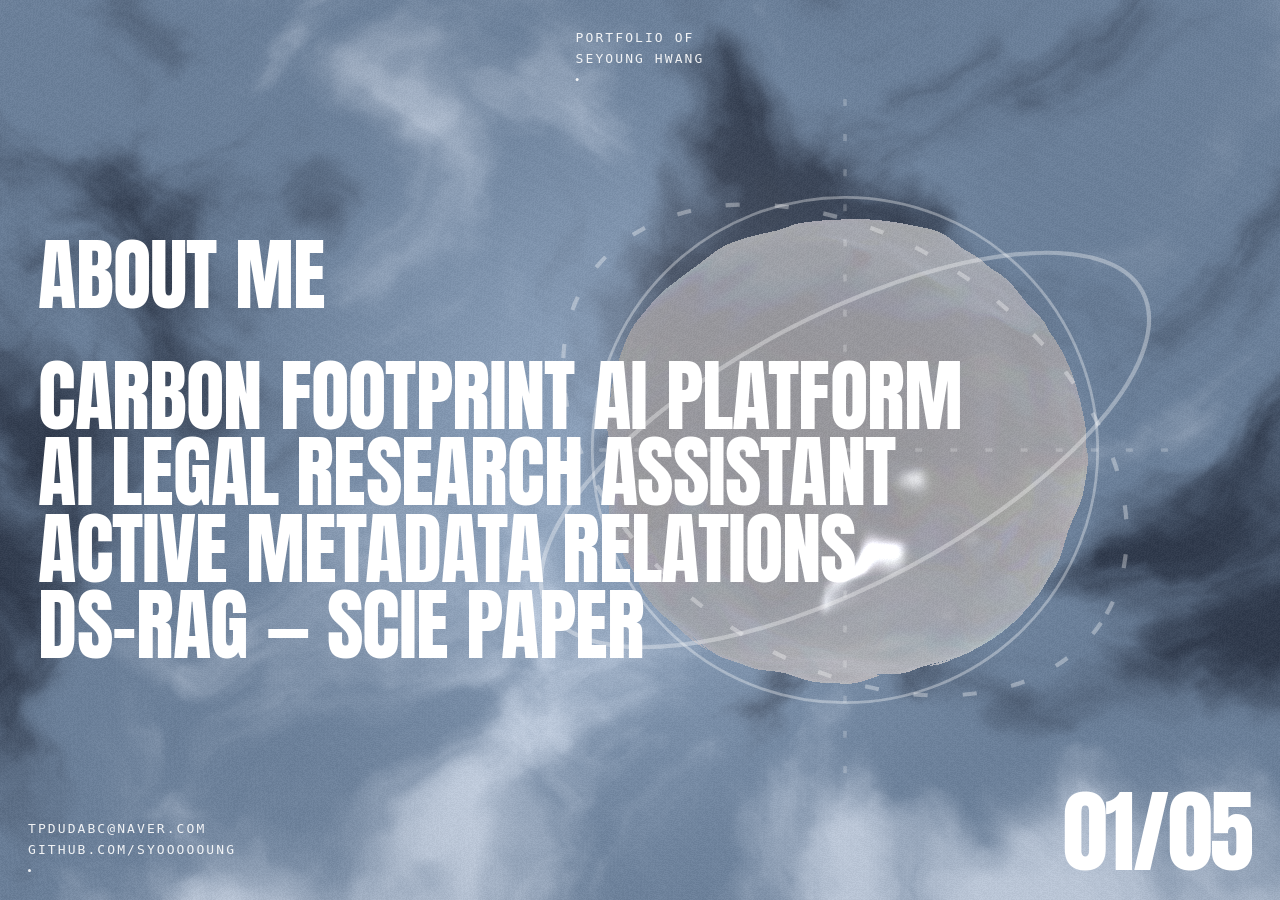
<file: index.html>
<!doctype html>
<html lang="ko">
<meta charset="utf-8">
<meta name="viewport" content="width=device-width,initial-scale=1">
<title>황세영 — AI Platform Engineer</title>
<meta property="og:type" content="website">
<meta property="og:title" content="황세영 — AI Platform Engineer">
<meta property="og:description" content="LLM 파이프라인과 검색 시스템을 만드는 AI 플랫폼 엔지니어. SCIE 논문 1편, 특허 출원 2건.">
<meta property="og:url" content="https://syoooooung.github.io/portfolio/">
<meta property="og:image" content="https://syoooooung.github.io/portfolio/assets/og.png">
<meta name="twitter:card" content="summary_large_image">
<meta name="description" content="LLM 파이프라인과 검색 시스템을 만드는 AI 플랫폼 엔지니어. SCIE 논문 1편, 특허 출원 2건.">

<link rel="preconnect" href="https://fonts.gstatic.com" crossorigin>
<link rel="stylesheet" href="https://fonts.googleapis.com/css2?family=Anton&display=swap">
<style>
  *{margin:0;padding:0;box-sizing:border-box}
  @view-transition{navigation:auto}
  @media(prefers-reduced-motion:reduce){@view-transition{navigation:none}}
  html,body{height:100%;overflow:hidden;background:#2c3038;color:#fff}
  canvas{position:fixed;inset:0;width:100%;height:100%;display:block;view-transition-name:hero-bg}
  ::view-transition-group(hero-bg),::view-transition-group(hero-title){
    animation-duration:.55s;animation-timing-function:cubic-bezier(.65,0,.35,1)}
  .meta{position:fixed;font:13px/1.6 ui-monospace,SFMono-Regular,Menlo,monospace;letter-spacing:.16em;
        text-transform:uppercase;z-index:3;color:#fff;opacity:.9;text-decoration:none}
  .meta::after{content:"";display:block;width:3px;height:3px;background:#fff;border-radius:50%;margin-top:8px}
  .tl{top:28px;left:28px} .tc{top:28px;left:50%;transform:translateX(-50%)}
  .tr{top:28px;right:28px} .mid{top:42%;right:12%} .br{bottom:28px;right:28px;text-align:right}
  .bl{bottom:28px;left:28px}
  .bl a{color:#fff;text-decoration:none;display:block}
  .br::after{margin-left:auto}
  @media(max-width:700px){.mid{display:none}}
  ul{position:fixed;inset:0;display:flex;flex-direction:column;justify-content:center;
     list-style:none;z-index:2;padding-left:3vw}
  li a{display:block;font-family:Anton,Impact,sans-serif;font-size:clamp(30px,6.2vw,92px);line-height:.96;
       letter-spacing:-.01em;text-transform:uppercase;white-space:nowrap;color:#fff;text-decoration:none;
       transition:opacity .25s,transform .25s}
  ul:hover li a{opacity:.35}
  ul li a:hover{opacity:1;transform:translateX(1.2vw)}
  li.lead{margin-bottom:5vh}

  /* ── 호버 카드: 위치·기울기는 JS(rAF lerp), 등장 모션은 .card 클래스 ── */
  #thumb{position:fixed;left:0;top:0;width:290px;pointer-events:none;z-index:4;will-change:transform}
  .card{--e:cubic-bezier(.2,.8,.2,1);background:#343941;border:1px solid rgba(242,243,245,.14);border-radius:6px;
        overflow:hidden;box-shadow:0 30px 60px -20px rgba(0,0,0,.7);
        clip-path:inset(46% 0 46% 0 round 6px);opacity:0;transform:translateY(10px) scale(.96);
        transition:clip-path .5s var(--e),opacity .25s,transform .5s var(--e)}
  .card.on{clip-path:inset(0 0 0 0 round 6px);opacity:1;transform:none}
  .im{aspect-ratio:260/160;background:radial-gradient(120% 100% at 50% 0,#414955,#343941)}
  .im svg{width:100%;height:100%;display:block}
  .cap{padding:11px 13px 12px;border-top:1px solid rgba(242,243,245,.1)}
  .line{font:12.5px/1.5 -apple-system,BlinkMacSystemFont,"Apple SD Gothic Neo","Pretendard","Noto Sans KR",sans-serif;
        color:#f2f3f5;word-break:keep-all;opacity:0;transform:translateY(6px);transition:.4s var(--e) .08s}
  .chips{display:flex;flex-wrap:wrap;gap:5px;margin-top:8px}
  .chips i{font:9.5px/1 ui-monospace,SFMono-Regular,Menlo,monospace;font-style:normal;letter-spacing:.1em;
           text-transform:uppercase;color:#aab1bc;border:1px solid rgba(242,243,245,.16);border-radius:999px;padding:5px 8px;
           opacity:0;transform:translateY(6px);transition:.4s var(--e)}
  .chips i:nth-child(1){transition-delay:.14s}.chips i:nth-child(2){transition-delay:.2s}.chips i:nth-child(3){transition-delay:.26s}
  .card.on .line,.card.on .chips i{opacity:1;transform:none}

  /* SVG 픽토그램 모션 — pathLength=1 트릭으로 길이 계산 없이 그리기 */
  #thumb svg{--ink:#f2f3f5;--dim:#aab1bc;--acc:#74aaf0;--acc2:#bcd0e8;--vio:#63b3d4}
  #thumb svg text{font:9px ui-monospace,SFMono-Regular,Menlo,monospace;fill:var(--dim);letter-spacing:.1em;text-anchor:middle}
  #thumb svg [class]{animation-fill-mode:forwards;animation-timing-function:cubic-bezier(.65,0,.35,1)}
  .draw{fill:none;stroke-dasharray:1;stroke-dashoffset:1;animation:draw .9s}
  .pop{transform-box:fill-box;transform-origin:center;transform:scale(0);animation:pop .55s cubic-bezier(.34,1.56,.64,1)}
  .fade{opacity:0;animation:fade .5s}
  .lift{animation:lift .8s cubic-bezier(.2,.8,.2,1)}
  .pulse{animation:pulse 1.8s ease-in-out infinite}
  @keyframes draw{to{stroke-dashoffset:0}}
  @keyframes pop{to{transform:scale(1)}}
  @keyframes fade{to{opacity:1}}
  @keyframes lift{from{transform:translateY(16px);opacity:0}to{transform:none;opacity:1}}
  @keyframes pulse{50%{opacity:.35}}
  @media(prefers-reduced-motion:reduce){
    #thumb *{animation:none!important;transition:none!important}
    .draw{stroke-dashoffset:0}.pop{transform:none}.fade{opacity:1}}
  /* ── Form study HUD: 궤도 링 + 슬라이드 카운터 ── */
  .rings{position:fixed;left:66%;top:50%;width:min(78vh,60vw);aspect-ratio:1;transform:translate(-50%,-50%);z-index:1;
         pointer-events:none;overflow:visible}
  .rings ellipse,.rings circle{fill:none;stroke:rgba(255,255,255,.34);stroke-width:.6;transform-origin:50% 50%;transform-box:fill-box}
  .rings .r1{animation:spin 38s linear infinite}
  .rings .r2{animation:spin 54s linear infinite reverse;stroke-dasharray:2 5}
  .rings .r3{animation:spin 72s linear infinite;stroke-width:.4}
  .rings line{stroke:rgba(255,255,255,.22);stroke-width:.5;stroke-dasharray:1 4}
  @keyframes spin{to{transform:rotate(360deg)}}
  .ctr{position:fixed;right:28px;bottom:22px;z-index:3;font-family:Anton,Impact,sans-serif;font-size:clamp(44px,7vw,104px);
       line-height:1;letter-spacing:-.02em;color:#fff;display:flex;overflow:hidden}
  .ctr b{font-weight:400;display:inline-block}
  .ctr b.flip{animation:roll .5s cubic-bezier(.2,.8,.2,1)}
  @keyframes roll{from{transform:translateY(.55em);opacity:0}}
  @media(max-width:700px){.rings{left:50%;width:90vw}.ctr{font-size:40px}}
  @media(prefers-reduced-motion:reduce){.rings *,.ctr b{animation:none!important}}
  @media(hover:none){#thumb{display:none}}
</style>
<canvas id="c"></canvas>
<div class="meta tc">Portfolio of<br>Seyoung Hwang</div>
<div class="meta bl">
  <a href="mailto:tpdudabc@naver.com">tpdudabc@naver.com</a>
  <a href="https://github.com/syoooooung">github.com/syoooooung</a>
</div>
<svg class="rings" viewBox="0 0 100 100" aria-hidden="true">
  <ellipse class="r1" cx="50" cy="50" rx="48" ry="19" style="rotate:-28deg"/>
  <ellipse class="r2" cx="50" cy="50" rx="44" ry="30" style="rotate:34deg"/>
  <circle  class="r3" cx="50" cy="50" r="36"/>
  <line x1="0" y1="50" x2="100" y2="50"/><line x1="50" y1="0" x2="50" y2="100"/>
</svg>
<div class="ctr" aria-hidden="true"><b id="ctrN">01</b><span>/05</span></div>
<ul id="list"></ul>
<div id="thumb"><div class="card"><div class="im"></div><div class="cap"><div class="line"></div><div class="chips"></div></div></div></div>
<script>
// ── 프로젝트 픽토그램 (260×160) ─────────────────────────────
const D = (d,c,w=1.5,dl=0) => `<path class="draw" pathLength="1" d="${d}" stroke="${c}" stroke-width="${w}" stroke-linecap="round" style="animation-delay:${dl}s"/>`;
const P = (inner,dl) => `<g class="pop" style="animation-delay:${dl}s">${inner}</g>`;
const SVG = s => `<svg viewBox="0 0 260 160" xmlns="http://www.w3.org/2000/svg">${s}</svg>`;
const PIC = {
  // About — 타임라인
  about: SVG(
    D('M24 84H236','rgba(242,243,245,.28)',1.2) +
    [['SCIE',56,'var(--acc)'],['총장상',112,'var(--ink)'],['특허 ×2',168,'var(--acc2)'],['국가 R&D',224,'var(--vio)']]
      .map(([t,x,c],i)=>P(`<circle cx="${x}" cy="84" r="5" fill="${c}"/><text x="${x}" y="${i%2?68:110}">${t}</text>`,.35+i*.14)).join('')),
  // Carbon — 배출량 하강 곡선 + ISO 검증 배지
  carbon: SVG(
    `<text x="40" y="30" style="text-anchor:start">tCO₂e</text>` +
    D('M28 46H232','rgba(242,243,245,.12)',1) + D('M28 88H232','rgba(242,243,245,.12)',1) + D('M28 130H232','rgba(242,243,245,.12)',1) +
    `<path class="fade" style="animation-delay:.6s" d="M28 46C70 50 92 76 122 84S182 112 232 126V130H28Z" fill="url(#g)"/>
     <defs><linearGradient id="g" x1="0" y1="0" x2="0" y2="1"><stop offset="0" stop-color="var(--acc)" stop-opacity=".35"/><stop offset="1" stop-color="var(--acc)" stop-opacity="0"/></linearGradient></defs>` +
    D('M28 46C70 50 92 76 122 84S182 112 232 126','var(--acc)',2.2,.15) +
    P(`<rect x="152" y="26" width="84" height="22" rx="11" fill="#343941" stroke="var(--ink)" stroke-opacity=".5"/><text x="194" y="41" fill="var(--ink)" style="fill:var(--ink)">ISO 14067 ✓</text>`,1) +
    P(`<circle cx="232" cy="126" r="4" fill="var(--acc)"/>`,.95)),
  // Legal — 판례 스택에서 유사 판례 하나가 떠오름
  legal: SVG(
    `<g transform="rotate(-8 75 90)"><rect x="40" y="42" width="70" height="94" rx="3" fill="#343941" stroke="rgba(242,243,245,.22)"/>
       ${[62,74,86,98].map(y=>`<path d="M52 ${y}H98" stroke="rgba(242,243,245,.14)"/>`).join('')}</g>
     <g transform="rotate(8 185 90)"><rect x="150" y="42" width="70" height="94" rx="3" fill="#343941" stroke="rgba(242,243,245,.22)"/>
       ${[62,74,86,98].map(y=>`<path d="M162 ${y}H208" stroke="rgba(242,243,245,.14)"/>`).join('')}</g>
     <g class="lift" style="animation-delay:.2s"><rect x="94" y="30" width="72" height="100" rx="3" fill="#343941" stroke="var(--acc)" stroke-width="1.4"/>
       <text x="106" y="48" style="text-anchor:start;fill:var(--acc);font-size:12px">§</text>
       ${D('M106 62H154','rgba(242,243,245,.35)',1.2,.6)}${D('M106 74H150','var(--acc2)',2,.75)}${D('M106 86H154','rgba(242,243,245,.35)',1.2,.9)}${D('M106 98H140','rgba(242,243,245,.35)',1.2,1.05)}</g>` +
    P(`<rect x="98" y="136" width="64" height="16" rx="8" fill="var(--acc)"/><text x="130" y="147" style="fill:#2c3038">유사 판례</text>`,1.2)),
  // Metadata — 관계 그래프가 그려짐, sameAs 엣지는 마지막
  graph: (()=>{ const N=[[46,48],[46,118],[130,83],[214,48],[214,118]];
    return SVG(
      D('M46 48L130 83','rgba(242,243,245,.32)',1.2,.3)+D('M46 118L130 83','rgba(242,243,245,.32)',1.2,.4)+
      D('M130 83L214 48','rgba(242,243,245,.32)',1.2,.55)+D('M130 83L214 118','rgba(242,243,245,.32)',1.2,.65)+
      `<path class="draw" pathLength="1" d="M214 48V118" stroke="var(--vio)" stroke-width="1.6" stroke-dasharray="1" style="animation-delay:1s"/>` +
      `<text class="fade" x="232" y="87" style="fill:var(--vio);animation-delay:1.4s">sameAs</text>` +
      N.map(([x,y],i)=>P(`<circle cx="${x}" cy="${y}" r="${i===2?10:7}" fill="${i===2?'var(--acc)':'#343941'}" stroke="${i===2?'var(--acc)':'var(--ink)'}" stroke-width="1.4"/>`,i*.12)).join('') +
      `<text x="46" y="36">Dataset A</text><text x="46" y="140">Dataset B</text><text x="130" y="110" style="fill:var(--ink)">AI</text>`)})(),
  // DS-RAG — 질문 분해 → 멀티문서 검색 → 병합
  dsrag: SVG(
    P(`<circle cx="36" cy="80" r="15" fill="#343941" stroke="var(--ink)" stroke-width="1.4"/><text x="36" y="84" style="fill:var(--ink);font-size:11px">Q</text>`,0) +
    D('M52 78C80 78 92 42 122 42','var(--acc)',1.6,.25)+D('M52 80H122','var(--acc)',1.6,.3)+D('M52 82C80 82 92 118 122 118','var(--acc)',1.6,.35) +
    [42,80,118].map((y,i)=>P(`<rect x="122" y="${y-11}" width="36" height="22" rx="3" fill="#343941" stroke="var(--acc)" stroke-width="1.2"/><text x="140" y="${y+4}" style="fill:var(--ink)">q${i+1}</text>`,.8+i*.1)).join('') +
    D('M158 42C190 42 200 78 210 78','var(--acc2)',1.6,1.1)+D('M158 80H210','var(--acc2)',1.6,1.15)+D('M158 118C190 118 200 82 210 82','var(--acc2)',1.6,1.2) +
    P(`<circle cx="226" cy="80" r="15" fill="var(--acc2)"/><text x="226" y="84" style="fill:#2c3038;font-size:11px">A</text>`,1.6) +
    `<text class="fade" x="140" y="150" style="animation-delay:1.2s">의미 보존 분해 · 누락 7.4%</text>`),
};
// ── 랜딩 리스트: [제목, 링크, 픽토그램, 한 줄, 키워드] ─────────
const WORKS = [
  ["About Me",                      "about.html",                  PIC.about,
   "AI Platform Engineer", ["SCIE ×1","특허 ×2","총장상"],                        [1.6,.1,0]],    // 매끈한 구
  ["Carbon Footprint AI Platform",  "works/carbon-footprint.html", PIC.carbon,
   "LCA 보고서 → 감축 시나리오 자동 생성", ["LLM Agent","ISO 14067","FastAPI"],      [1.1,.3,0]],    // 느린 큰 굴곡
  ["AI Legal Research Assistant",   "works/legal-assistant.html",  PIC.legal,
   "판례를 구조화해 유사 판례 검색·소장 생성", ["Hybrid Search","Airflow","Multi-LLM"], [2.4,.2,1]],    // 각진 결정
  ["Active Metadata Relations",     "works/data-relation.html",    PIC.graph,
   "내 데이터와 함께 쓸 공개 데이터를 AI가 근거와 함께", ["LLM 관계 판정","Contextual Bandit","특허 출원"], [4.2,.12,.6]],  // 촘촘한 입자
  ["DS-RAG — SCIE Paper",           "works/ds-rag.html",           PIC.dsrag,
   "질문을 훼손하지 않는 분해로 멀티문서 검색", ["RAG","F1 0.877","SCIE"],           [1.9,.42,.3]],  // 갈라지는 덩이
];
const form=[1.6,.1,0], formT=[1.6,.1,0];   // 현재/목표 형태 (lerp)
const ctrN=document.getElementById('ctrN');
// ─────────────────────────────────────────────────────────────
const list = document.getElementById('list'), thumb = document.getElementById('thumb'), card = thumb.firstElementChild;
list.innerHTML = WORKS.map(([t,h],i)=>`<li${i===0?' class="lead"':''}><a href="${h}" data-i="${i}">${t}</a></li>`).join('');
const mouse = [.5,.5]; let tx=-999,ty=-999,cx=-999,cy=-999;   // 커서 타깃 / 카드 현재 위치 (lerp)
addEventListener('pointermove', e => {
  tx = e.clientX + 150; ty = e.clientY;
  if(cx<-900){cx=tx;cy=ty}
  mouse[0] = e.clientX / innerWidth; mouse[1] = 1 - e.clientY / innerHeight;
});
const im = card.querySelector('.im'), line = card.querySelector('.line'), chips = card.querySelector('.chips');
let cur = -1;
list.addEventListener('pointerover', e => {
  const a = e.target.closest('a'); if(!a || +a.dataset.i===cur) return;
  cur = +a.dataset.i; const [,,svg,l,ks] = WORKS[cur];
  im.innerHTML = svg;                                       // 재삽입 → SVG 애니메이션 재시작
  line.textContent = l; chips.innerHTML = ks.map(k=>`<i>${k}</i>`).join('');
  card.classList.add('on');
  formT.splice(0,3,...WORKS[cur][5]);
  ctrN.textContent = String(cur+1).padStart(2,'0');
  ctrN.classList.remove('flip'); void ctrN.offsetWidth; ctrN.classList.add('flip');
});
list.addEventListener('pointerout', e => { if(!list.contains(e.relatedTarget)){ card.classList.remove('on'); cur=-1; } });
// 클릭한 링크만 히어로 제목으로 morph — 이름은 문서당 유일해야 하므로 클릭 시점에 부여
list.addEventListener('click', e => {
  const a = e.target.closest('a'); if(a) a.style.viewTransitionName = 'hero-title';
});

const gl = document.getElementById('c').getContext('webgl'), start = performance.now();
const sh = (t,s) => { const o = gl.createShader(t); gl.shaderSource(o,s); gl.compileShader(o);
  if(!gl.getShaderParameter(o,gl.COMPILE_STATUS)) throw gl.getShaderInfoLog(o); return o; };
const p = gl.createProgram();
gl.attachShader(p, sh(gl.VERTEX_SHADER, 'attribute vec2 a;void main(){gl_Position=vec4(a,0.,1.);}'));
gl.attachShader(p, sh(gl.FRAGMENT_SHADER, `
precision highp float;
uniform vec2 r, m; uniform float t; uniform vec3 f;   // f: (noise freq, displacement amp, ridged 0~1)
float h(vec2 p){return fract(sin(dot(p,vec2(127.1,311.7)))*43758.5453);}
float n(vec2 p){vec2 i=floor(p),f=fract(p);f=f*f*(3.-2.*f);
  return mix(mix(h(i),h(i+vec2(1,0)),f.x),mix(h(i+vec2(0,1)),h(i+vec2(1,1)),f.x),f.y);}
float fbm(vec2 p){float v=0.,a=.5;for(int k=0;k<6;k++){v+=a*n(p);p*=2.03;a*=.5;}return v;}
float h3(vec3 p){return fract(sin(dot(p,vec3(127.1,311.7,74.7)))*43758.5453);}
float n3(vec3 p){vec3 i=floor(p),f=fract(p);f=f*f*(3.-2.*f);
  return mix(mix(mix(h3(i),h3(i+vec3(1,0,0)),f.x),mix(h3(i+vec3(0,1,0)),h3(i+vec3(1,1,0)),f.x),f.y),
             mix(mix(h3(i+vec3(0,0,1)),h3(i+vec3(1,0,1)),f.x),mix(h3(i+vec3(0,1,1)),h3(i+vec3(1,1,1)),f.x),f.y),f.z);}
float fbm3(vec3 p){float v=0.,a=.5;for(int k=0;k<3;k++){v+=a*n3(p);p*=2.1;a*=.5;}return v;}
vec3 bg(vec2 uv){
  vec2 q=vec2(fbm(uv*1.8+t*.045), fbm(uv*1.8+vec2(5.2,1.3)-t*.035));
  float g=pow(fbm(uv*2.6+q*1.9+vec2(t*.02,-t*.015)),1.35);
  vec3 hot=mix(vec3(.66,.73,.82), vec3(.80,.82,.86), m.y);
  vec3 c=mix(hot, vec3(.42,.50,.60), smoothstep(.14,.38,g));
  c=mix(c, vec3(.19,.23,.30), smoothstep(.40,.64,g));
  c=mix(c, vec3(.17,.19,.22), smoothstep(.66,1.0,g));
  return c+.14*smoothstep(.55,.0,distance(uv, m*vec2(r.x/r.y,1.)));
}
float map(vec3 p){
  float d=(fbm3(p*f.x+vec3(0.,t*.12,t*.08))-.5)*2.4;   // ≈ -1..1
  d=mix(d, abs(d)*2.-1., f.z);            // ridged → 각진 결정 느낌
  return length(p)-1.-d*f.y;
}
vec3 nrm(vec3 p){vec2 e=vec2(.005,0.);
  return normalize(vec3(map(p+e.xyy)-map(p-e.xyy),map(p+e.yxy)-map(p-e.yxy),map(p+e.yyx)-map(p-e.yyx)));}
void main(){
  vec2 uv=gl_FragCoord.xy/r.y;
  vec3 col=bg(uv);
  // 오브젝트: 화면 66%,50% 기준, 마우스 반대편으로 살짝 시차
  vec2 sc=(gl_FragCoord.xy-r*vec2(.66,.5))/r.y*2.-(m-.5)*.14;
  vec3 ro=vec3(0.,0.,5.), rd=normalize(vec3(sc,-2.6));
  float a=t*.22, ca=cos(a), sa=sin(a); mat2 R=mat2(ca,-sa,sa,ca);
  float d=2.6, ds=1.; vec3 p;
  for(int i=0;i<56;i++){ p=ro+rd*d; p.xz=R*p.xz; ds=map(p); if(ds<.003||d>6.5)break; d+=ds*.75; }
  if(ds<.003){
    vec3 nn=nrm(p);
    float fr=pow(1.-max(dot(nn,vec3(0.,0.,1.)),0.),3.);
    vec2 off=nn.xy*.26;                     // 굴절: 노멀 방향으로 배경을 당겨오고 RGB를 살짝 어긋나게 (색수차)
    vec3 refr=vec3(bg(uv+off*.8).r, bg(uv+off).g, bg(uv+off*1.22).b);
    vec3 glass=mix(refr*(.55+.35*nn.z)+vec3(.03,.02,.05), vec3(1.), fr*.55);   // 중심은 배경 굴절, 가장자리 프레넬
    float spec=pow(max(dot(reflect(vec3(0.,0.,-1.),nn),normalize(vec3(.6,.8,.5))),0.),48.);
    col=glass+spec*.9;
  }
  col+=(h(gl_FragCoord.xy+t)-.5)*.045;
  gl_FragColor=vec4(col,1.);
}`));
gl.linkProgram(p); gl.useProgram(p);
gl.bindBuffer(gl.ARRAY_BUFFER, gl.createBuffer());
gl.bufferData(gl.ARRAY_BUFFER, new Float32Array([-1,-1,3,-1,-1,3]), gl.STATIC_DRAW);
gl.enableVertexAttribArray(0); gl.vertexAttribPointer(0,2,gl.FLOAT,false,0,0);
const U = n => gl.getUniformLocation(p,n);
const resize = () => { const d = Math.min(devicePixelRatio,1.5);
  gl.canvas.width = innerWidth*d; gl.canvas.height = innerHeight*d;
  gl.viewport(0,0,gl.canvas.width,gl.canvas.height);
  gl.uniform2f(U('r'), gl.canvas.width, gl.canvas.height); };
addEventListener('resize', resize); resize();
let mx=.5,my=.5;
(function loop(now){ mx+=(mouse[0]-mx)*.05; my+=(mouse[1]-my)*.05;
  // 카드: 커서를 살짝 늦게 따라오고, 이동 속도만큼 기울어짐
  const dx = tx-cx; cx += dx*.16; cy += (ty-cy)*.16;
  thumb.style.transform = `translate(${cx}px,${cy}px) translate(-50%,-50%) rotate(${Math.max(-6,Math.min(6,dx*.05))}deg)`;
  for(let i=0;i<3;i++) form[i]+=(formT[i]-form[i])*.045;   // 형태 morph
  gl.uniform1f(U('t'), now/1000); gl.uniform2f(U('m'), mx, my); gl.uniform3f(U('f'), form[0], form[1], form[2]);
  gl.drawArrays(gl.TRIANGLES,0,3); requestAnimationFrame(loop); })(0);
</script>
</html>
</file>
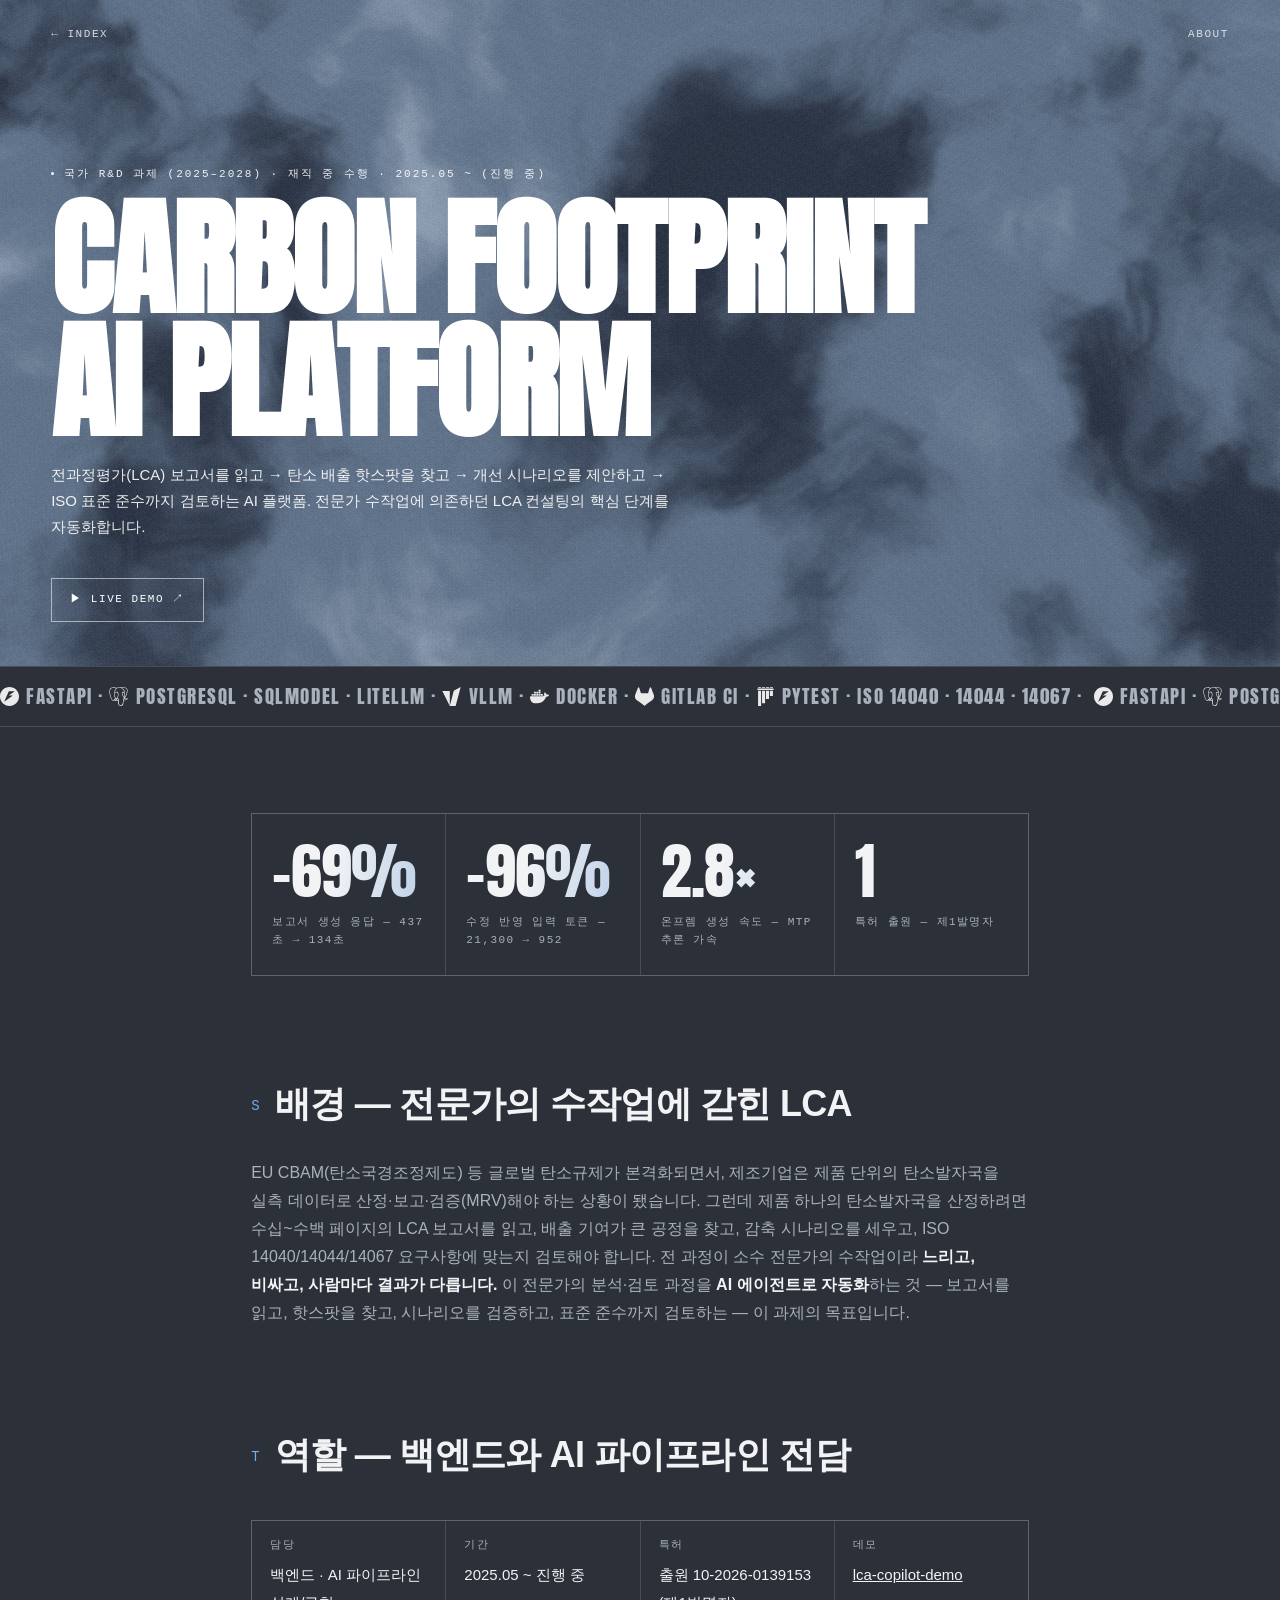
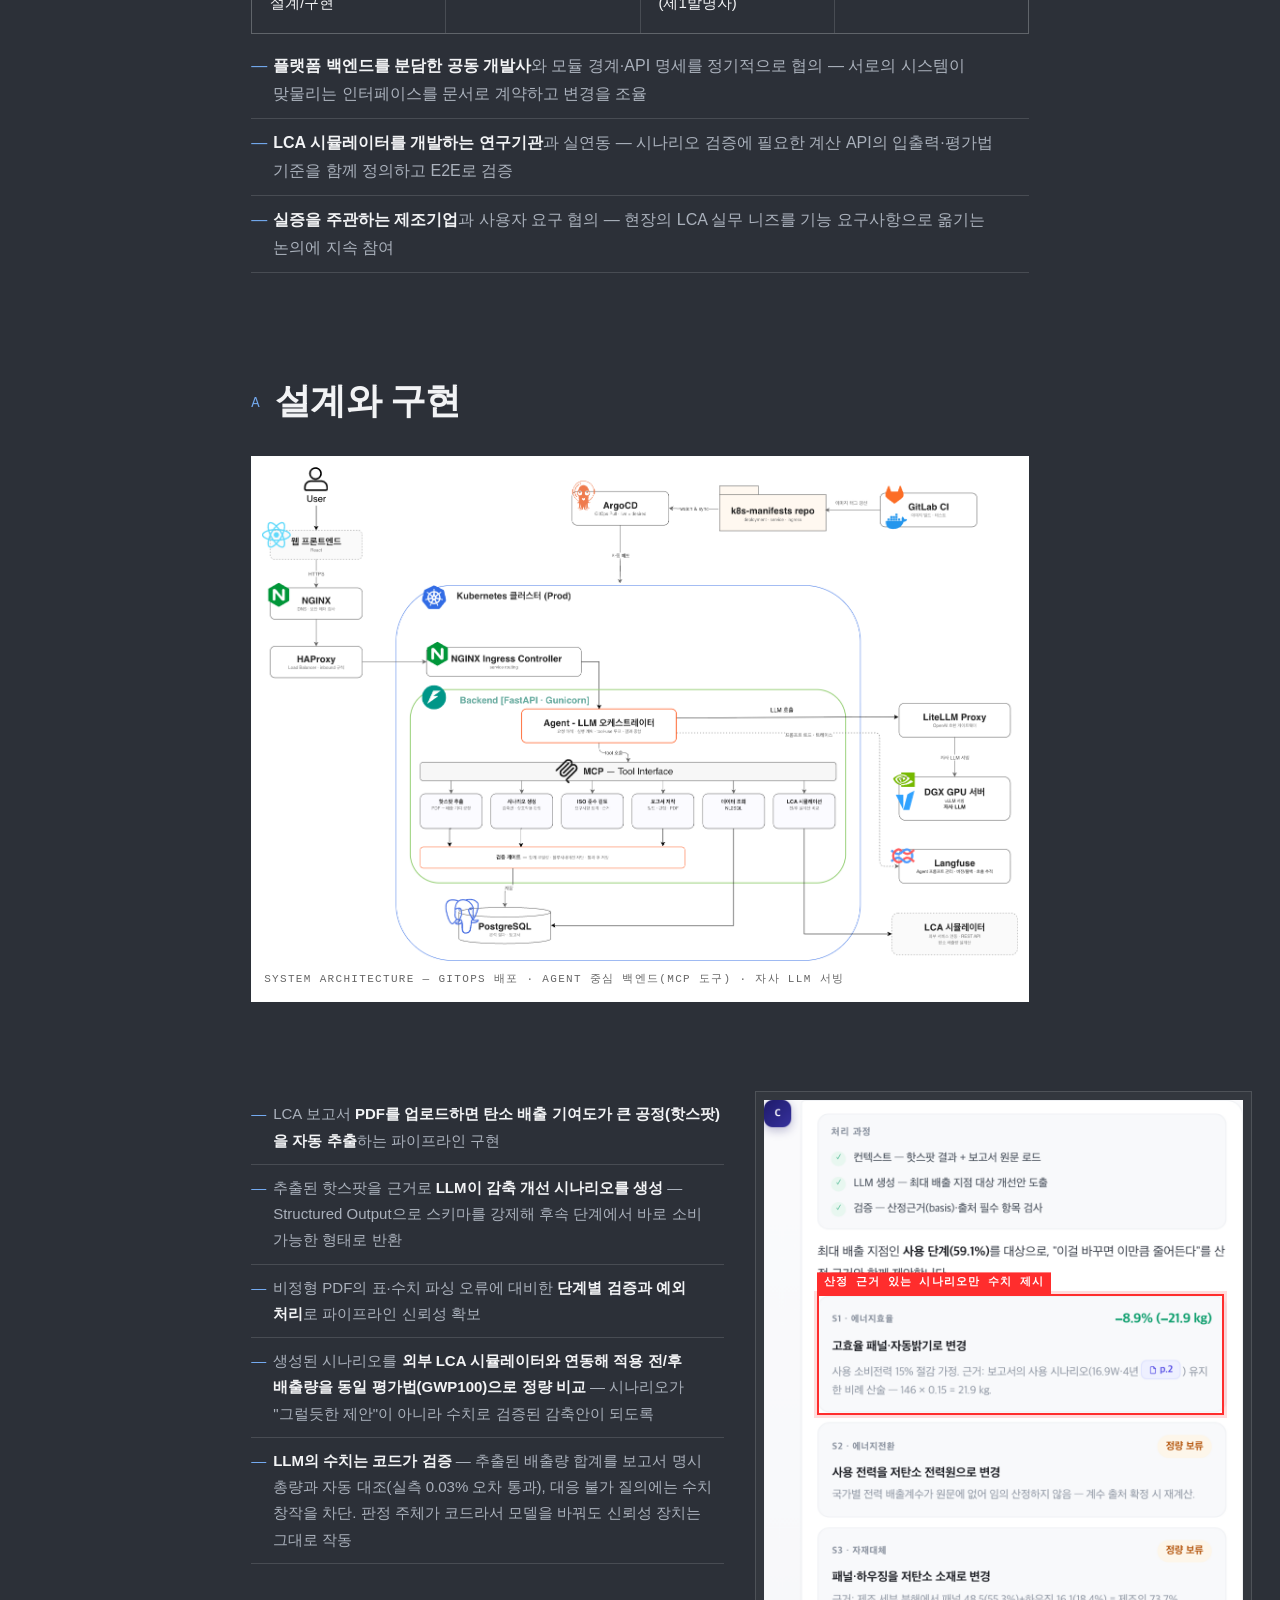
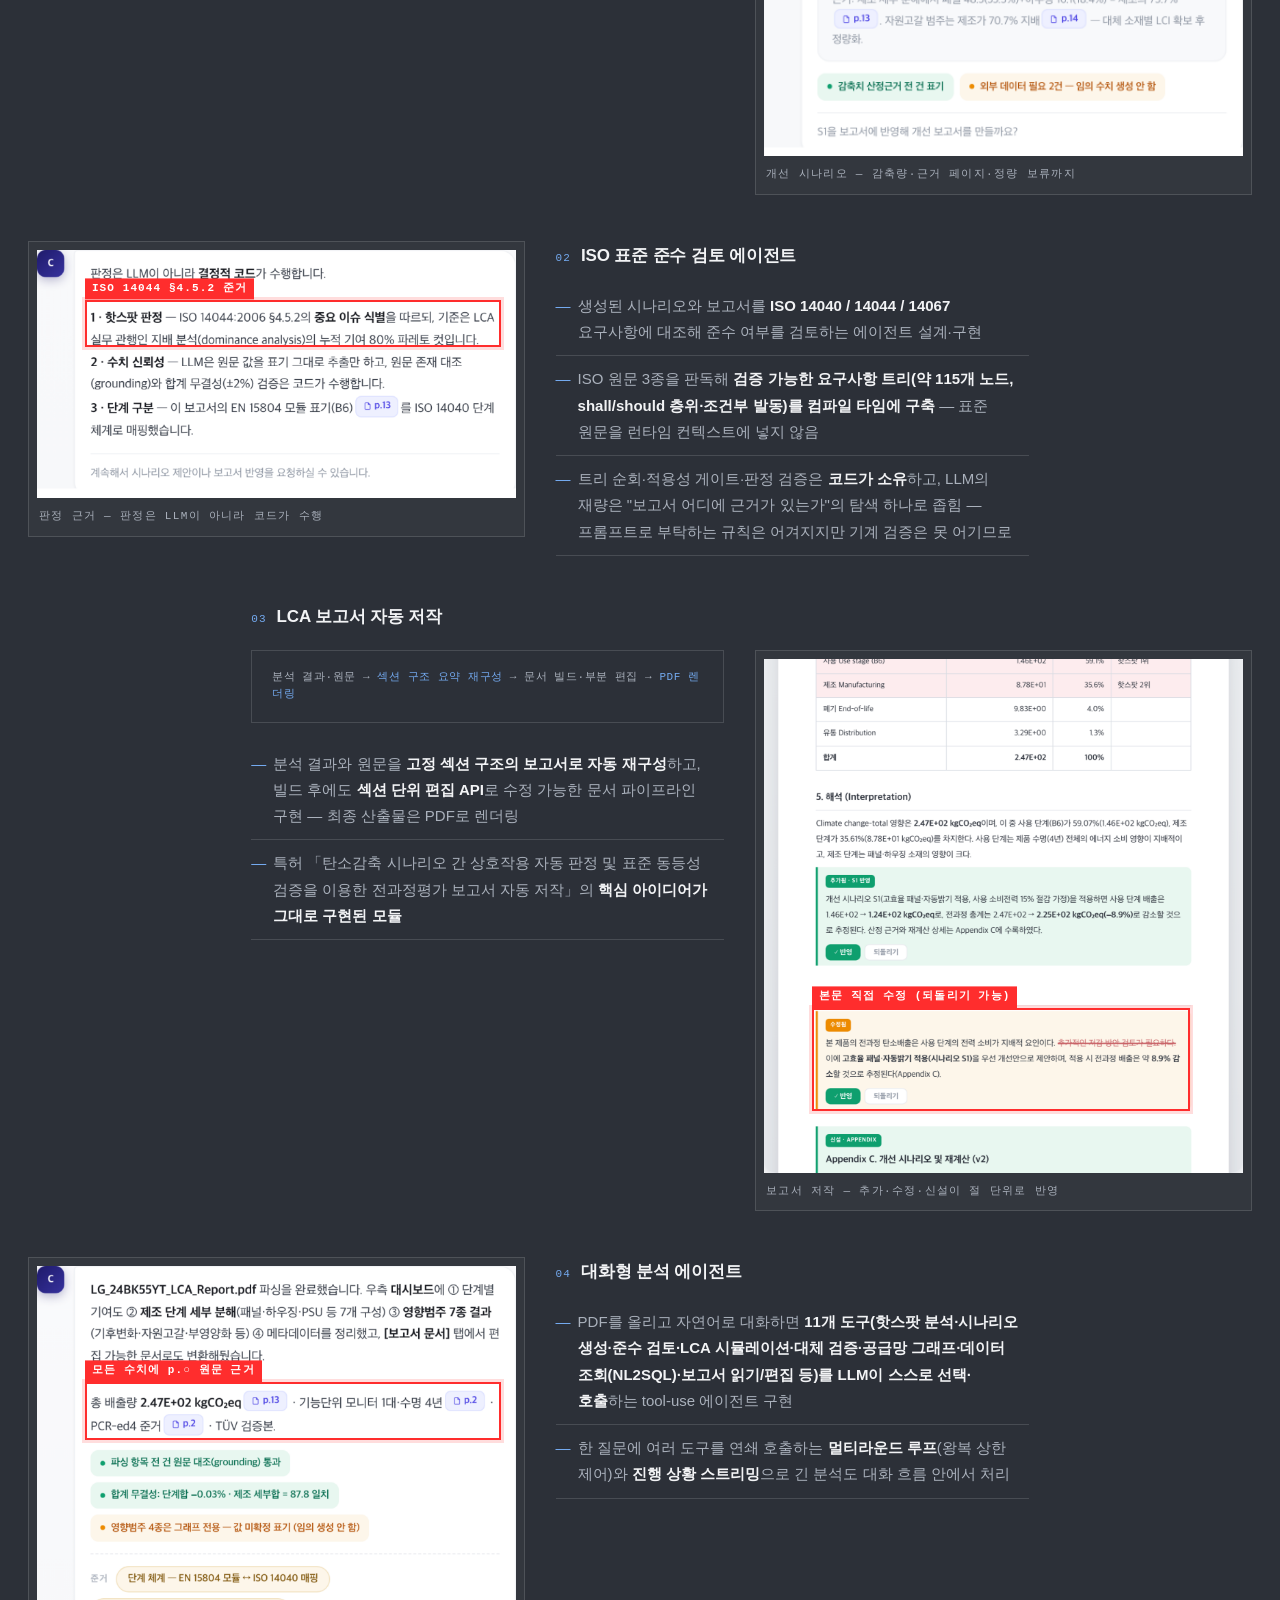
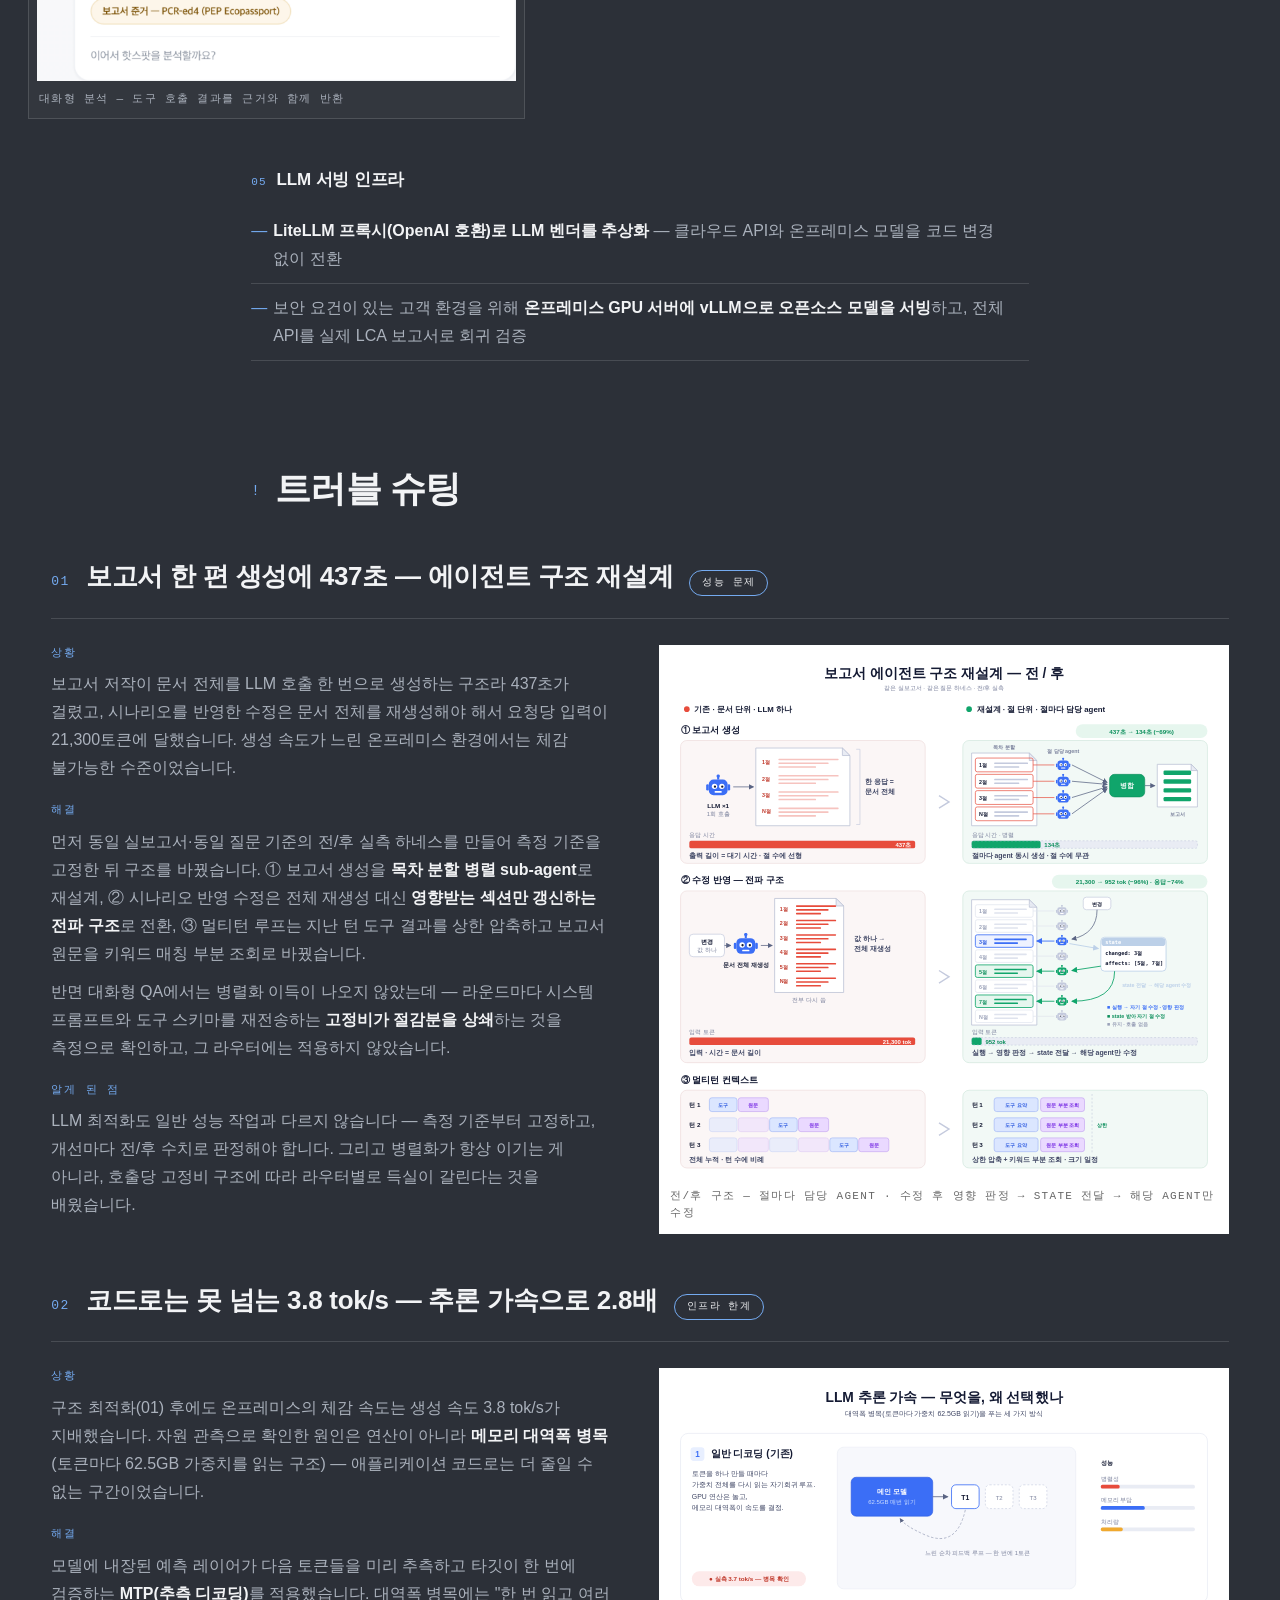
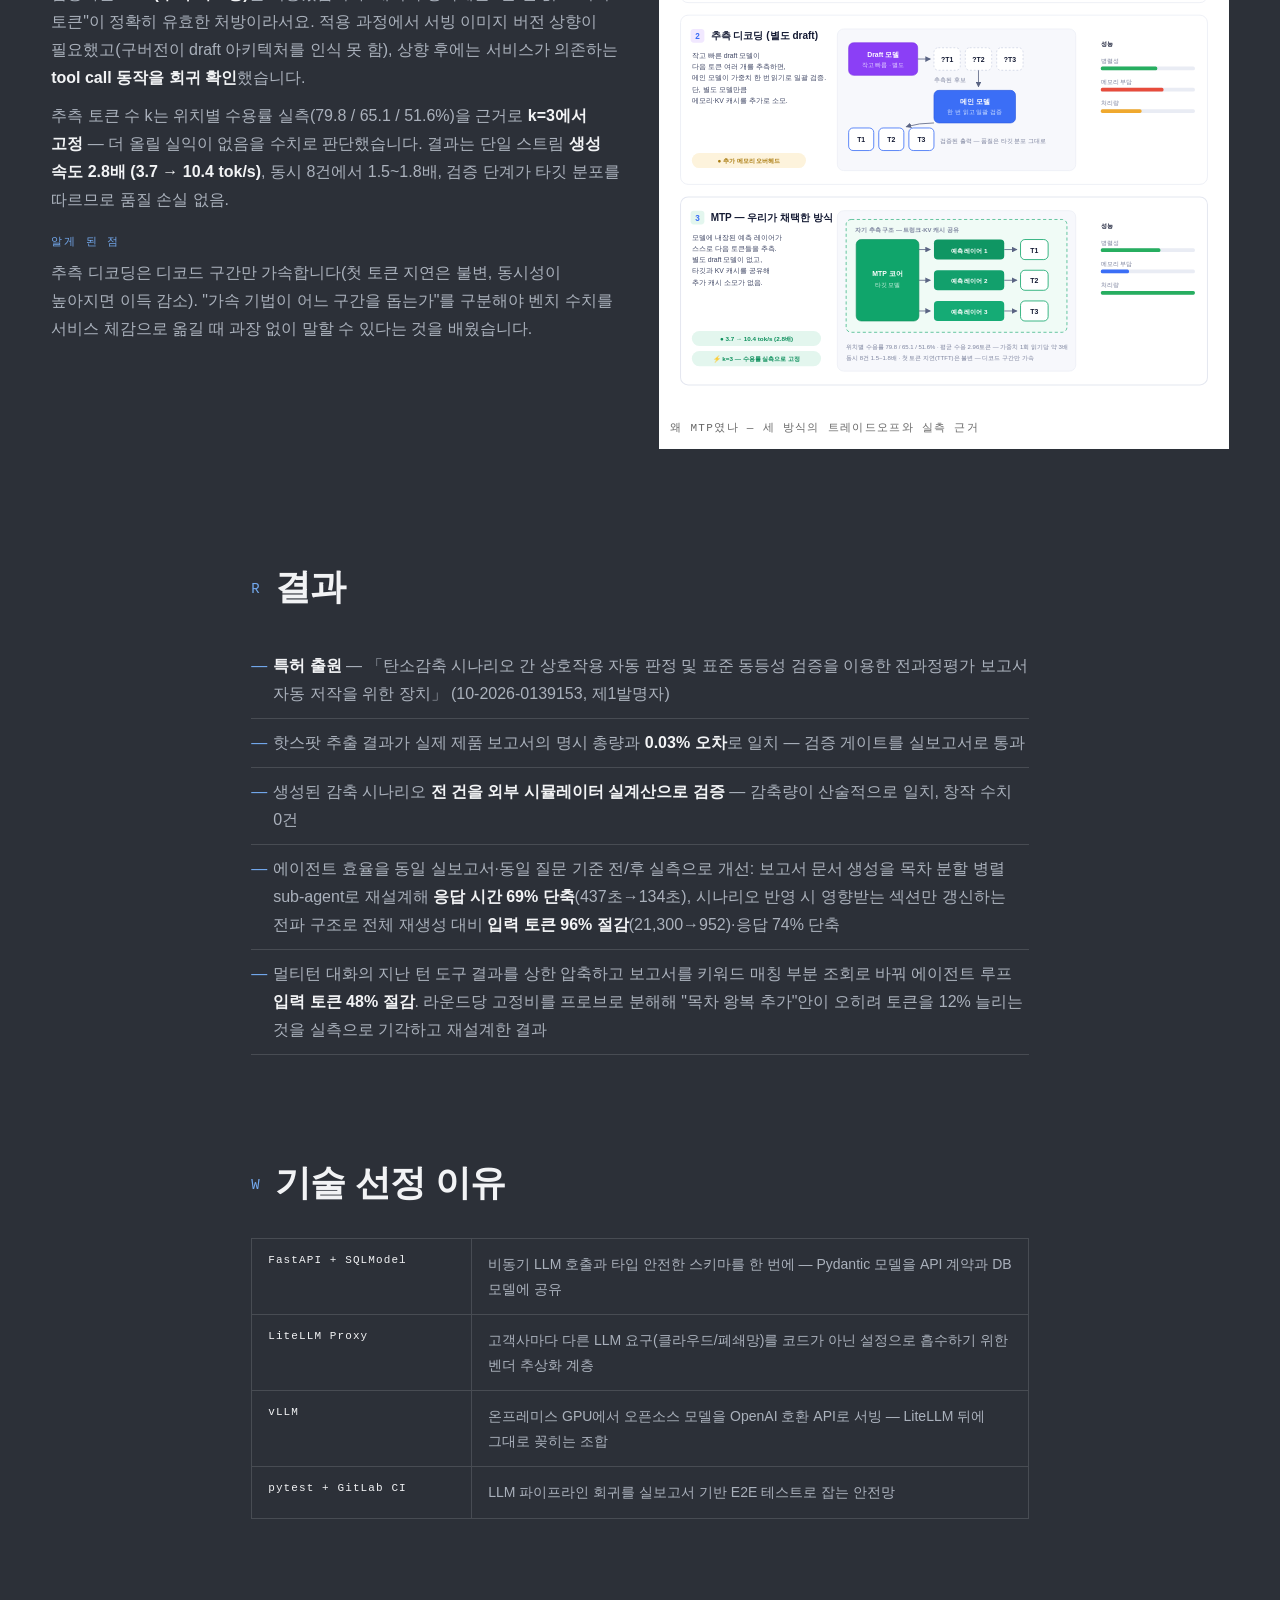
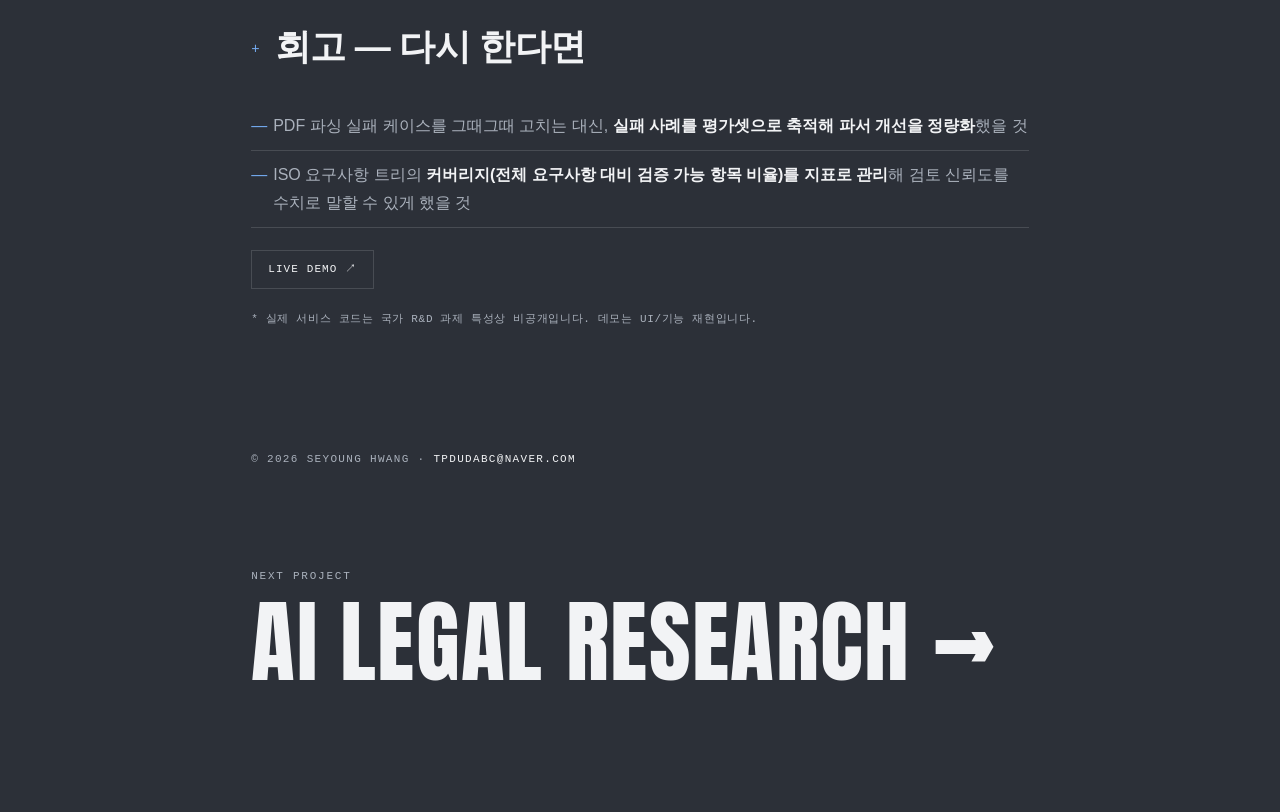
<file: works/carbon-footprint.html>
<!doctype html>
<html lang="ko">
<meta charset="utf-8">
<meta name="viewport" content="width=device-width,initial-scale=1">
<title>Carbon Footprint AI Platform — 황세영</title>
<meta property="og:type" content="website">
<meta property="og:title" content="Carbon Footprint AI Platform — 황세영">
<meta property="og:description" content="LCA 보고서에서 핫스팟 추출, 개선 시나리오 생성, ISO 준수 검토까지 자동화하는 AI 플랫폼. 특허 출원(제1발명자).">
<meta property="og:url" content="https://syoooooung.github.io/portfolio/works/carbon-footprint.html">
<meta property="og:image" content="https://syoooooung.github.io/portfolio/assets/og.png">
<meta name="twitter:card" content="summary_large_image">
<meta name="description" content="LCA 보고서에서 핫스팟 추출, 개선 시나리오 생성, ISO 준수 검토까지 자동화하는 AI 플랫폼. 특허 출원(제1발명자).">

<link rel="preconnect" href="https://fonts.gstatic.com" crossorigin>
<link rel="stylesheet" href="https://fonts.googleapis.com/css2?family=Anton&display=swap">
<link rel="stylesheet" href="../assets/style.css">

<header class="hero">
  <canvas data-hue="0.05"></canvas>
  <nav class="overlay"><a href="../index.html">← Index</a><a href="../about.html">About</a></nav>
  <div class="hero-inner">
    <p class="kicker">국가 R&amp;D 과제 (2025–2028) · 재직 중 수행 · 2025.05 ~ (진행 중)</p>
    <h1 class="display">Carbon Footprint <br>AI Platform</h1>
    <p class="sub">전과정평가(LCA) 보고서를 읽고 → 탄소 배출 핫스팟을 찾고 → 개선 시나리오를 제안하고 →
    ISO 표준 준수까지 검토하는 AI 플랫폼. 전문가 수작업에 의존하던 LCA 컨설팅의 핵심 단계를 자동화합니다.</p>
    <a class="hero-cta" href="https://syoooooung.github.io/lca-copilot-demo/">▶ Live Demo ↗</a>
  </div>
</header>
<div class="marquee"><div><img src="../assets/icons/fastapi.svg" alt="">FastAPI · <img src="../assets/icons/postgresql.svg" alt="">PostgreSQL · SQLModel · LiteLLM · <img src="../assets/icons/vllm.svg" alt="">vLLM · <img src="../assets/icons/docker.svg" alt="">Docker · <img src="../assets/icons/gitlab.svg" alt="">GitLab CI · <img src="../assets/icons/pytest.svg" alt="">pytest · ISO 14040 · 14044 · 14067 · &nbsp;</div><div aria-hidden="true"><img src="../assets/icons/fastapi.svg" alt="">FastAPI · <img src="../assets/icons/postgresql.svg" alt="">PostgreSQL · SQLModel · LiteLLM · <img src="../assets/icons/vllm.svg" alt="">vLLM · <img src="../assets/icons/docker.svg" alt="">Docker · <img src="../assets/icons/gitlab.svg" alt="">GitLab CI · <img src="../assets/icons/pytest.svg" alt="">pytest · ISO 14040 · 14044 · 14067 · &nbsp;</div></div>

<main>
  <section class="impact">
    <div><b>−69%</b><span>보고서 생성 응답 — 437초 → 134초</span></div>
    <div><b>−96%</b><span>수정 반영 입력 토큰 — 21,300 → 952</span></div>
    <div><b>2.8×</b><span>온프렘 생성 속도 — MTP 추론 가속</span></div>
    <div><b>1</b><span>특허 출원 — 제1발명자</span></div>
  </section>

  <h2><span class="no">S</span>배경 — 전문가의 수작업에 갇힌 LCA</h2>
  <p>EU CBAM(탄소국경조정제도) 등 글로벌 탄소규제가 본격화되면서, 제조기업은 제품 단위의 탄소발자국을
  실측 데이터로 산정·보고·검증(MRV)해야 하는 상황이 됐습니다. 그런데 제품 하나의 탄소발자국을 산정하려면 수십~수백 페이지의 LCA 보고서를 읽고, 배출 기여가 큰 공정을 찾고,
  감축 시나리오를 세우고, ISO 14040/14044/14067 요구사항에 맞는지 검토해야 합니다. 전 과정이
  소수 전문가의 수작업이라 <strong>느리고, 비싸고, 사람마다 결과가 다릅니다.</strong> 이 전문가의 분석·검토
  과정을 <strong>AI 에이전트로 자동화</strong>하는 것 — 보고서를 읽고, 핫스팟을 찾고, 시나리오를 검증하고,
  표준 준수까지 검토하는 — 이 과제의 목표입니다.</p>

  <h2><span class="no">T</span>역할 — 백엔드와 AI 파이프라인 전담</h2>
  <div class="facts">
    <div><b>담당</b><span>백엔드 · AI 파이프라인 설계/구현</span></div>
    <div><b>기간</b><span>2025.05 ~ 진행 중</span></div>
    <div><b>특허</b><span>출원 10-2026-0139153 (제1발명자)</span></div>
    <div><b>데모</b><span><a href="https://syoooooung.github.io/lca-copilot-demo/" style="color:var(--ink)">lca-copilot-demo</a></span></div>
  </div>
  <ul class="plain">
    <li><strong>플랫폼 백엔드를 분담한 공동 개발사</strong>와 모듈 경계·API 명세를 정기적으로 협의 — 서로의 시스템이 맞물리는 인터페이스를 문서로 계약하고 변경을 조율</li>
    <li><strong>LCA 시뮬레이터를 개발하는 연구기관</strong>과 실연동 — 시나리오 검증에 필요한 계산 API의 입출력·평가법 기준을 함께 정의하고 E2E로 검증</li>
    <li><strong>실증을 주관하는 제조기업</strong>과 사용자 요구 협의 — 현장의 LCA 실무 니즈를 기능 요구사항으로 옮기는 논의에 지속 참여</li>
  </ul>

  <h2><span class="no">A</span>설계와 구현</h2>
  <figure class="figure" style="background:#fff"><img src="../assets/img/carbon-arch.png" alt="탄소발자국 AI 플랫폼 시스템 아키텍처 — Agent 중심 백엔드, GitOps 배포, 자사 LLM 서빙" loading="lazy"><figcaption class="figcap" style="color:#666">System Architecture — GitOps 배포 · Agent 중심 백엔드(MCP 도구) · 자사 LLM 서빙</figcaption></figure>

  <h3><span class="no">01</span>LCA 개선 시나리오 AI</h3>
  <div class="split">
    <div>
    <ul class="plain">
      <li>LCA 보고서 <strong>PDF를 업로드하면 탄소 배출 기여도가 큰 공정(핫스팟)을 자동 추출</strong>하는 파이프라인 구현</li>
      <li>추출된 핫스팟을 근거로 <strong>LLM이 감축 개선 시나리오를 생성</strong> — Structured Output으로 스키마를 강제해 후속 단계에서 바로 소비 가능한 형태로 반환</li>
      <li>비정형 PDF의 표·수치 파싱 오류에 대비한 <strong>단계별 검증과 예외 처리</strong>로 파이프라인 신뢰성 확보</li>
      <li>생성된 시나리오를 <strong>외부 LCA 시뮬레이터와 연동해 적용 전/후 배출량을 동일 평가법(GWP100)으로 정량 비교</strong> — 시나리오가 "그럴듯한 제안"이 아니라 수치로 검증된 감축안이 되도록</li>
      <li><strong>LLM의 수치는 코드가 검증</strong> — 추출된 배출량 합계를 보고서 명시 총량과 자동 대조(실측 0.03% 오차 통과), 대응 불가 질의에는 수치 창작을 차단. 판정 주체가 코드라서 모델을 바꿔도 신뢰성 장치는 그대로 작동</li>
    </ul>
    </div>
    <figure class="shot">
      <span class="frame">
        <img src="../assets/shots/lca-scenario.png" alt="개선 시나리오 제안 화면 — S1 에너지효율 시나리오의 감축량과 산정 근거, 정량 보류 표기" loading="lazy">
        <span class="mark" style="--x:11%;--y:29.5%;--w:85%;--h:18.5%"><b>산정 근거 있는 시나리오만 수치 제시</b></span>
      </span>
      <figcaption class="figcap">개선 시나리오 — 감축량·근거 페이지·정량 보류까지</figcaption>
    </figure>
  </div>
  <div class="split rev">
    <div>
    <h3><span class="no">02</span>ISO 표준 준수 검토 에이전트</h3>
    <ul class="plain">
      <li>생성된 시나리오와 보고서를 <strong>ISO 14040 / 14044 / 14067</strong> 요구사항에 대조해 준수 여부를 검토하는 에이전트 설계·구현</li>
      <li>ISO 원문 3종을 판독해 <strong>검증 가능한 요구사항 트리(약 115개 노드, shall/should 층위·조건부 발동)를 컴파일 타임에 구축</strong> — 표준 원문을 런타임 컨텍스트에 넣지 않음</li>
      <li>트리 순회·적용성 게이트·판정 검증은 <strong>코드가 소유</strong>하고, LLM의 재량은 "보고서 어디에 근거가 있는가"의 탐색 하나로 좁힘 — 프롬프트로 부탁하는 규칙은 어겨지지만 기계 검증은 못 어기므로</li>
    </ul>
    </div>
    <figure class="shot">
      <span class="frame">
        <img src="../assets/shots/lca-iso.png" alt="판정 근거를 되묻는 질문에 ISO 14044 조항과 파레토 컷 기준으로 답하는 화면" loading="lazy">
        <span class="mark" style="--x:10%;--y:20%;--w:87%;--h:19%"><b>ISO 14044 §4.5.2 준거</b></span>
      </span>
      <figcaption class="figcap">판정 근거 — 판정은 LLM이 아니라 코드가 수행</figcaption>
    </figure>
  </div>
  <h3><span class="no">03</span>LCA 보고서 자동 저작</h3>
  <div class="split">
    <div>
    <div class="flow">분석 결과·원문 → <em>섹션 구조 요약 재구성</em> → 문서 빌드·부분 편집 → <em>PDF 렌더링</em></div>
    <ul class="plain">
      <li>분석 결과와 원문을 <strong>고정 섹션 구조의 보고서로 자동 재구성</strong>하고, 빌드 후에도 <strong>섹션 단위 편집 API</strong>로 수정 가능한 문서 파이프라인 구현 — 최종 산출물은 PDF로 렌더링</li>
      <li>특허 「탄소감축 시나리오 간 상호작용 자동 판정 및 표준 동등성 검증을 이용한 전과정평가 보고서 자동 저작」의 <strong>핵심 아이디어가 그대로 구현된 모듈</strong></li>
    </ul>
    </div>
    <figure class="shot">
      <span class="frame">
        <img src="../assets/shots/lca-doc.png" alt="보고서 문서 탭 — 해석·결론 절이 시나리오 반영으로 추가·수정된 상태" loading="lazy">
        <span class="mark" style="--x:10%;--y:68%;--w:79%;--h:20%"><b>본문 직접 수정 (되돌리기 가능)</b></span>
      </span>
      <figcaption class="figcap">보고서 저작 — 추가·수정·신설이 절 단위로 반영</figcaption>
    </figure>
  </div>
  <div class="split rev">
    <div>
    <h3><span class="no">04</span>대화형 분석 에이전트</h3>
    <ul class="plain">
      <li>PDF를 올리고 자연어로 대화하면 <strong>11개 도구(핫스팟 분석·시나리오 생성·준수 검토·LCA 시뮬레이션·대체 검증·공급망 그래프·데이터 조회(NL2SQL)·보고서 읽기/편집 등)를 LLM이 스스로 선택·호출</strong>하는 tool-use 에이전트 구현</li>
      <li>한 질문에 여러 도구를 연쇄 호출하는 <strong>멀티라운드 루프</strong>(왕복 상한 제어)와 <strong>진행 상황 스트리밍</strong>으로 긴 분석도 대화 흐름 안에서 처리</li>
    </ul>
    </div>
    <figure class="shot">
      <span class="frame">
        <img src="../assets/shots/lca-parse.png" alt="PDF 파싱 결과 응답 — 총 배출량과 기능단위에 p.13·p.2 원문 근거가 붙은 화면" loading="lazy">
        <span class="mark" style="--x:10%;--y:28%;--w:87%;--h:14%"><b>모든 수치에 p.○ 원문 근거</b></span>
      </span>
      <figcaption class="figcap">대화형 분석 — 도구 호출 결과를 근거와 함께 반환</figcaption>
    </figure>
  </div>
  <h3><span class="no">05</span>LLM 서빙 인프라</h3>
  <ul class="plain">
    <li><strong>LiteLLM 프록시(OpenAI 호환)로 LLM 벤더를 추상화</strong> — 클라우드 API와 온프레미스 모델을 코드 변경 없이 전환</li>
    <li>보안 요건이 있는 고객 환경을 위해 <strong>온프레미스 GPU 서버에 vLLM으로 오픈소스 모델을 서빙</strong>하고, 전체 API를 실제 LCA 보고서로 회귀 검증</li>
  </ul>

  <h2><span class="no">!</span>트러블 슈팅</h2>

  <section class="ts">
    <header><span class="no2">01</span><h3>보고서 한 편 생성에 437초 — 에이전트 구조 재설계</h3><span class="tag">성능 문제</span></header>
    <div class="cols">
      <div>
        <h4>상황</h4>
        <p>보고서 저작이 문서 전체를 LLM 호출 한 번으로 생성하는 구조라 437초가 걸렸고, 시나리오를 반영한
        수정은 문서 전체를 재생성해야 해서 요청당 입력이 21,300토큰에 달했습니다. 생성 속도가 느린
        온프레미스 환경에서는 체감 불가능한 수준이었습니다.</p>
        <h4>해결</h4>
        <p>먼저 동일 실보고서·동일 질문 기준의 전/후 실측 하네스를 만들어 측정 기준을 고정한 뒤 구조를
        바꿨습니다. ① 보고서 생성을 <strong>목차 분할 병렬 sub-agent</strong>로 재설계, ② 시나리오 반영
        수정은 전체 재생성 대신 <strong>영향받는 섹션만 갱신하는 전파 구조</strong>로 전환, ③ 멀티턴 루프는
        지난 턴 도구 결과를 상한 압축하고 보고서 원문을 키워드 매칭 부분 조회로 바꿨습니다.</p>
        <p>반면 대화형 QA에서는 병렬화 이득이 나오지 않았는데 — 라운드마다 시스템 프롬프트와 도구 스키마를
        재전송하는 <strong>고정비가 절감분을 상쇄</strong>하는 것을 측정으로 확인하고, 그 라우터에는
        적용하지 않았습니다.</p>
        <h4>알게 된 점</h4>
        <p>LLM 최적화도 일반 성능 작업과 다르지 않습니다 — 측정 기준부터 고정하고, 개선마다 전/후 수치로
        판정해야 합니다. 그리고 병렬화가 항상 이기는 게 아니라, 호출당 고정비 구조에 따라 라우터별로
        득실이 갈린다는 것을 배웠습니다.</p>
      </div>
      <figure class="tsfig">
        <a href="../assets/img/carbon-agent-redesign.svg" target="_blank" rel="noopener">
        <img src="../assets/img/carbon-agent-redesign.svg" alt="보고서 에이전트 전/후 구조 — LLM 하나가 문서 전체를 1회 생성·전체 재생성 vs 절마다 담당 agent가 병렬 생성, 수정 시 3절 agent가 영향 판정 후 state를 전달해 5절·7절 agent만 수정, 실측 437초→134초·21,300→952 토큰" loading="lazy">
        </a>
        <figcaption class="figcap">전/후 구조 — 절마다 담당 agent · 수정 후 영향 판정 → state 전달 → 해당 agent만 수정</figcaption>
      </figure>
    </div>
  </section>

  <section class="ts">
    <header><span class="no2">02</span><h3>코드로는 못 넘는 3.8 tok/s — 추론 가속으로 2.8배</h3><span class="tag">인프라 한계</span></header>
    <div class="cols">
      <div>
        <h4>상황</h4>
        <p>구조 최적화(01) 후에도 온프레미스의 체감 속도는 생성 속도 3.8 tok/s가 지배했습니다. 자원 관측으로
        확인한 원인은 연산이 아니라 <strong>메모리 대역폭 병목</strong>(토큰마다 62.5GB 가중치를 읽는 구조) —
        애플리케이션 코드로는 더 줄일 수 없는 구간이었습니다.</p>
        <h4>해결</h4>
        <p>모델에 내장된 예측 레이어가 다음 토큰들을 미리 추측하고 타깃이 한 번에 검증하는
        <strong>MTP(추측 디코딩)</strong>를 적용했습니다. 대역폭 병목에는 "한 번 읽고 여러 토큰"이 정확히
        유효한 처방이라서요. 적용 과정에서 서빙 이미지 버전 상향이 필요했고(구버전이 draft 아키텍처를 인식
        못 함), 상향 후에는 서비스가 의존하는 <strong>tool call 동작을 회귀 확인</strong>했습니다.</p>
        <p>추측 토큰 수 k는 위치별 수용률 실측(79.8 / 65.1 / 51.6%)을 근거로 <strong>k=3에서 고정</strong> —
        더 올릴 실익이 없음을 수치로 판단했습니다. 결과는 단일 스트림 <strong>생성 속도 2.8배
        (3.7 → 10.4 tok/s)</strong>, 동시 8건에서 1.5~1.8배, 검증 단계가 타깃 분포를 따르므로 품질 손실 없음.</p>
        <h4>알게 된 점</h4>
        <p>추측 디코딩은 디코드 구간만 가속합니다(첫 토큰 지연은 불변, 동시성이 높아지면 이득 감소).
        "가속 기법이 어느 구간을 돕는가"를 구분해야 벤치 수치를 서비스 체감으로 옮길 때 과장 없이 말할 수
        있다는 것을 배웠습니다.</p>
      </div>
      <div class="tsfig">
        <img src="../assets/img/mtp-decoding.svg" alt="순차 디코딩·추측 디코딩·MTP 세 방식 비교와 실측 수치" loading="lazy">
        <figcaption class="figcap">왜 MTP였나 — 세 방식의 트레이드오프와 실측 근거</figcaption>
      </div>
    </div>
  </section>

  <h2><span class="no">R</span>결과</h2>
  <ul class="plain">
    <li><strong>특허 출원</strong> — 「탄소감축 시나리오 간 상호작용 자동 판정 및 표준 동등성 검증을 이용한 전과정평가 보고서 자동 저작을 위한 장치」 (10-2026-0139153, 제1발명자)</li>
    <li>핫스팟 추출 결과가 실제 제품 보고서의 명시 총량과 <strong>0.03% 오차</strong>로 일치 — 검증 게이트를 실보고서로 통과</li>
    <li>생성된 감축 시나리오 <strong>전 건을 외부 시뮬레이터 실계산으로 검증</strong> — 감축량이 산술적으로 일치, 창작 수치 0건</li>
    <li>에이전트 효율을 동일 실보고서·동일 질문 기준 전/후 실측으로 개선: 보고서 문서 생성을 목차 분할 병렬 sub-agent로 재설계해 <strong>응답 시간 69% 단축</strong>(437초→134초), 시나리오 반영 시 영향받는 섹션만 갱신하는 전파 구조로 전체 재생성 대비 <strong>입력 토큰 96% 절감</strong>(21,300→952)·응답 74% 단축</li>
    <li>멀티턴 대화의 지난 턴 도구 결과를 상한 압축하고 보고서를 키워드 매칭 부분 조회로 바꿔 에이전트 루프 <strong>입력 토큰 48% 절감</strong>. 라운드당 고정비를 프로브로 분해해 "목차 왕복 추가"안이 오히려 토큰을 12% 늘리는 것을 실측으로 기각하고 재설계한 결과</li>
  </ul>

  <h2><span class="no">W</span>기술 선정 이유</h2>
  <div class="why">
    <div><b>FastAPI + SQLModel</b><span>비동기 LLM 호출과 타입 안전한 스키마를 한 번에 — Pydantic 모델을 API 계약과 DB 모델에 공유</span></div>
    <div><b>LiteLLM Proxy</b><span>고객사마다 다른 LLM 요구(클라우드/폐쇄망)를 코드가 아닌 설정으로 흡수하기 위한 벤더 추상화 계층</span></div>
    <div><b>vLLM</b><span>온프레미스 GPU에서 오픈소스 모델을 OpenAI 호환 API로 서빙 — LiteLLM 뒤에 그대로 꽂히는 조합</span></div>
    <div><b>pytest + GitLab CI</b><span>LLM 파이프라인 회귀를 실보고서 기반 E2E 테스트로 잡는 안전망</span></div>
  </div>

  <h2><span class="no">+</span>회고 — 다시 한다면</h2>
  <ul class="plain">
    <li>PDF 파싱 실패 케이스를 그때그때 고치는 대신, <strong>실패 사례를 평가셋으로 축적해 파서 개선을 정량화</strong>했을 것</li>
    <li>ISO 요구사항 트리의 <strong>커버리지(전체 요구사항 대비 검증 가능 항목 비율)를 지표로 관리</strong>해 검토 신뢰도를 수치로 말할 수 있게 했을 것</li>
  </ul>
  <div class="links">
    <a href="https://syoooooung.github.io/lca-copilot-demo/">Live Demo ↗</a>
  </div>
  <p style="font:11px/1.6 ui-monospace,Menlo,monospace;color:var(--dim);letter-spacing:.06em">* 실제 서비스 코드는 국가 R&D 과제 특성상 비공개입니다. 데모는 UI/기능 재현입니다.</p>
</main>
<footer>
  <span>© 2026 Seyoung Hwang · <a href="mailto:tpdudabc@naver.com">tpdudabc@naver.com</a></span>
  <a class="next" href="legal-assistant.html"><small>Next Project</small>AI Legal Research →</a>
</footer>
<script src="../assets/case.js"></script>
</html>
</file>
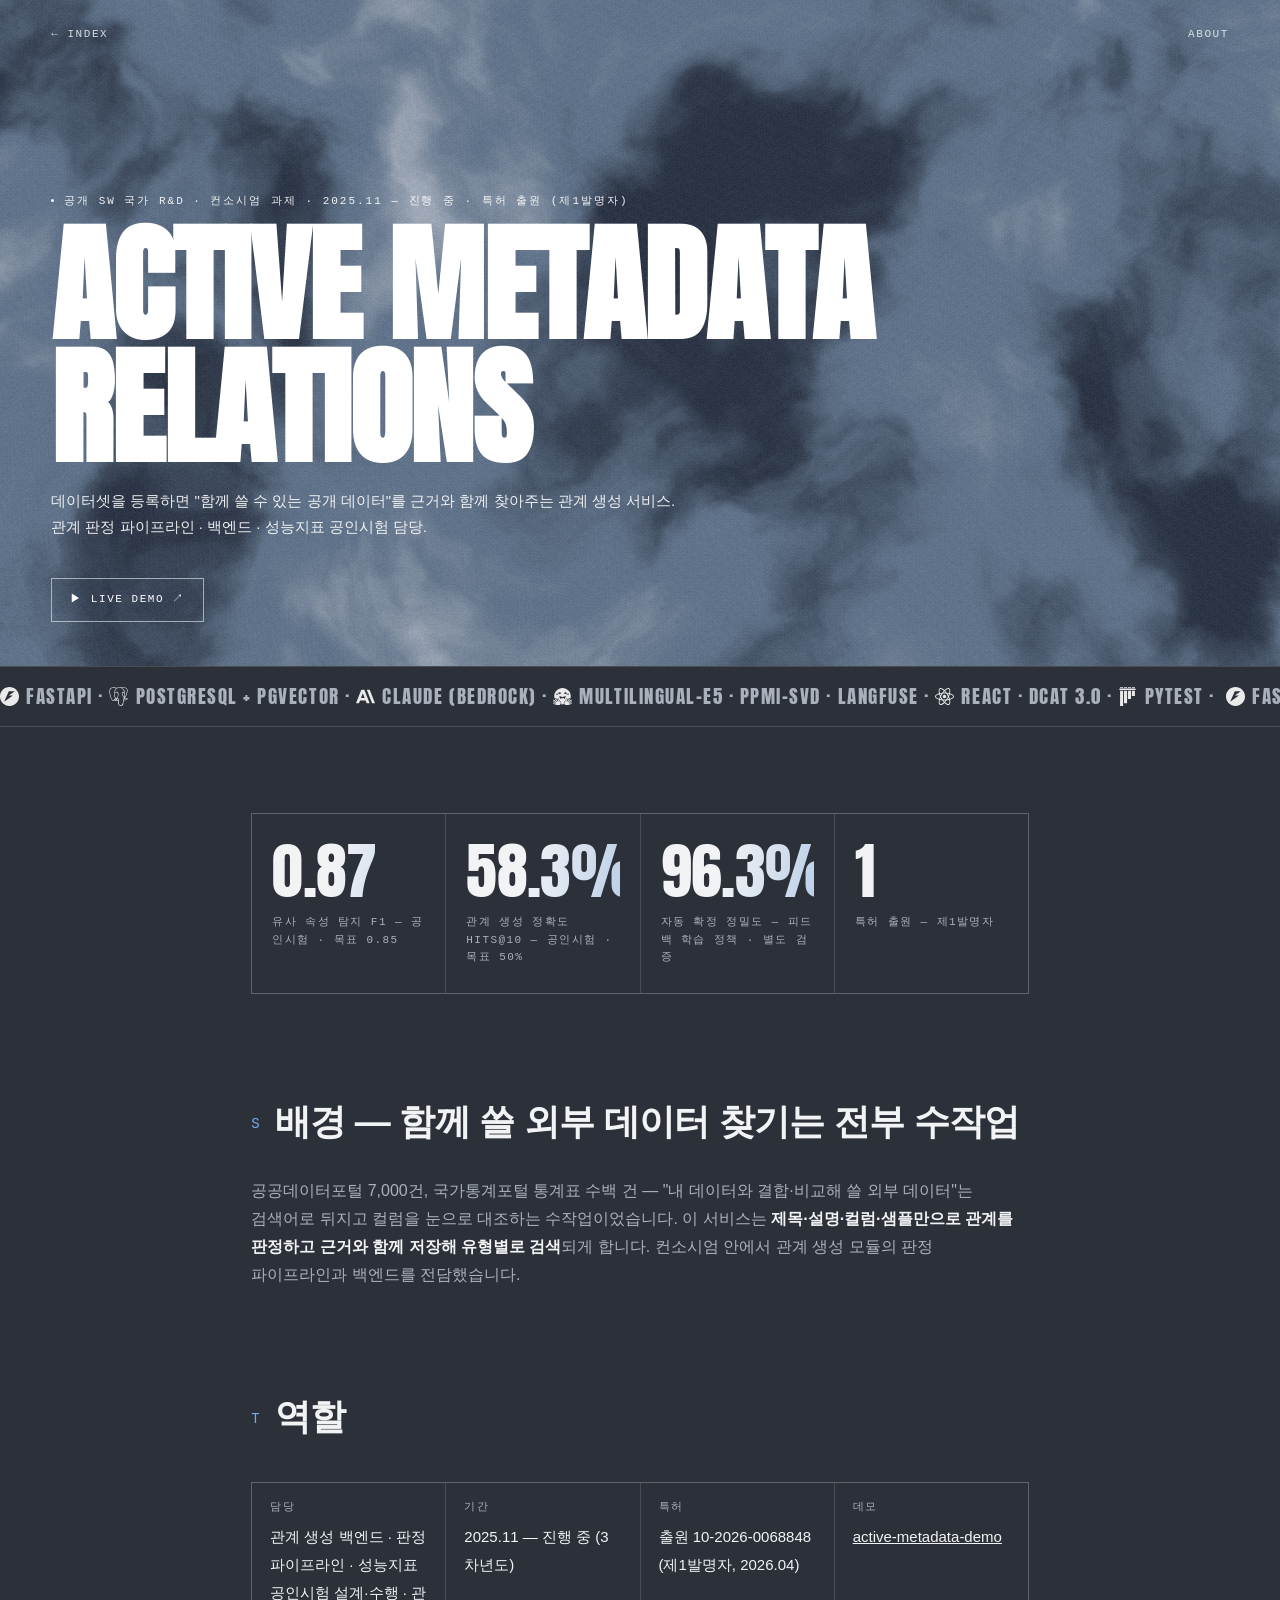
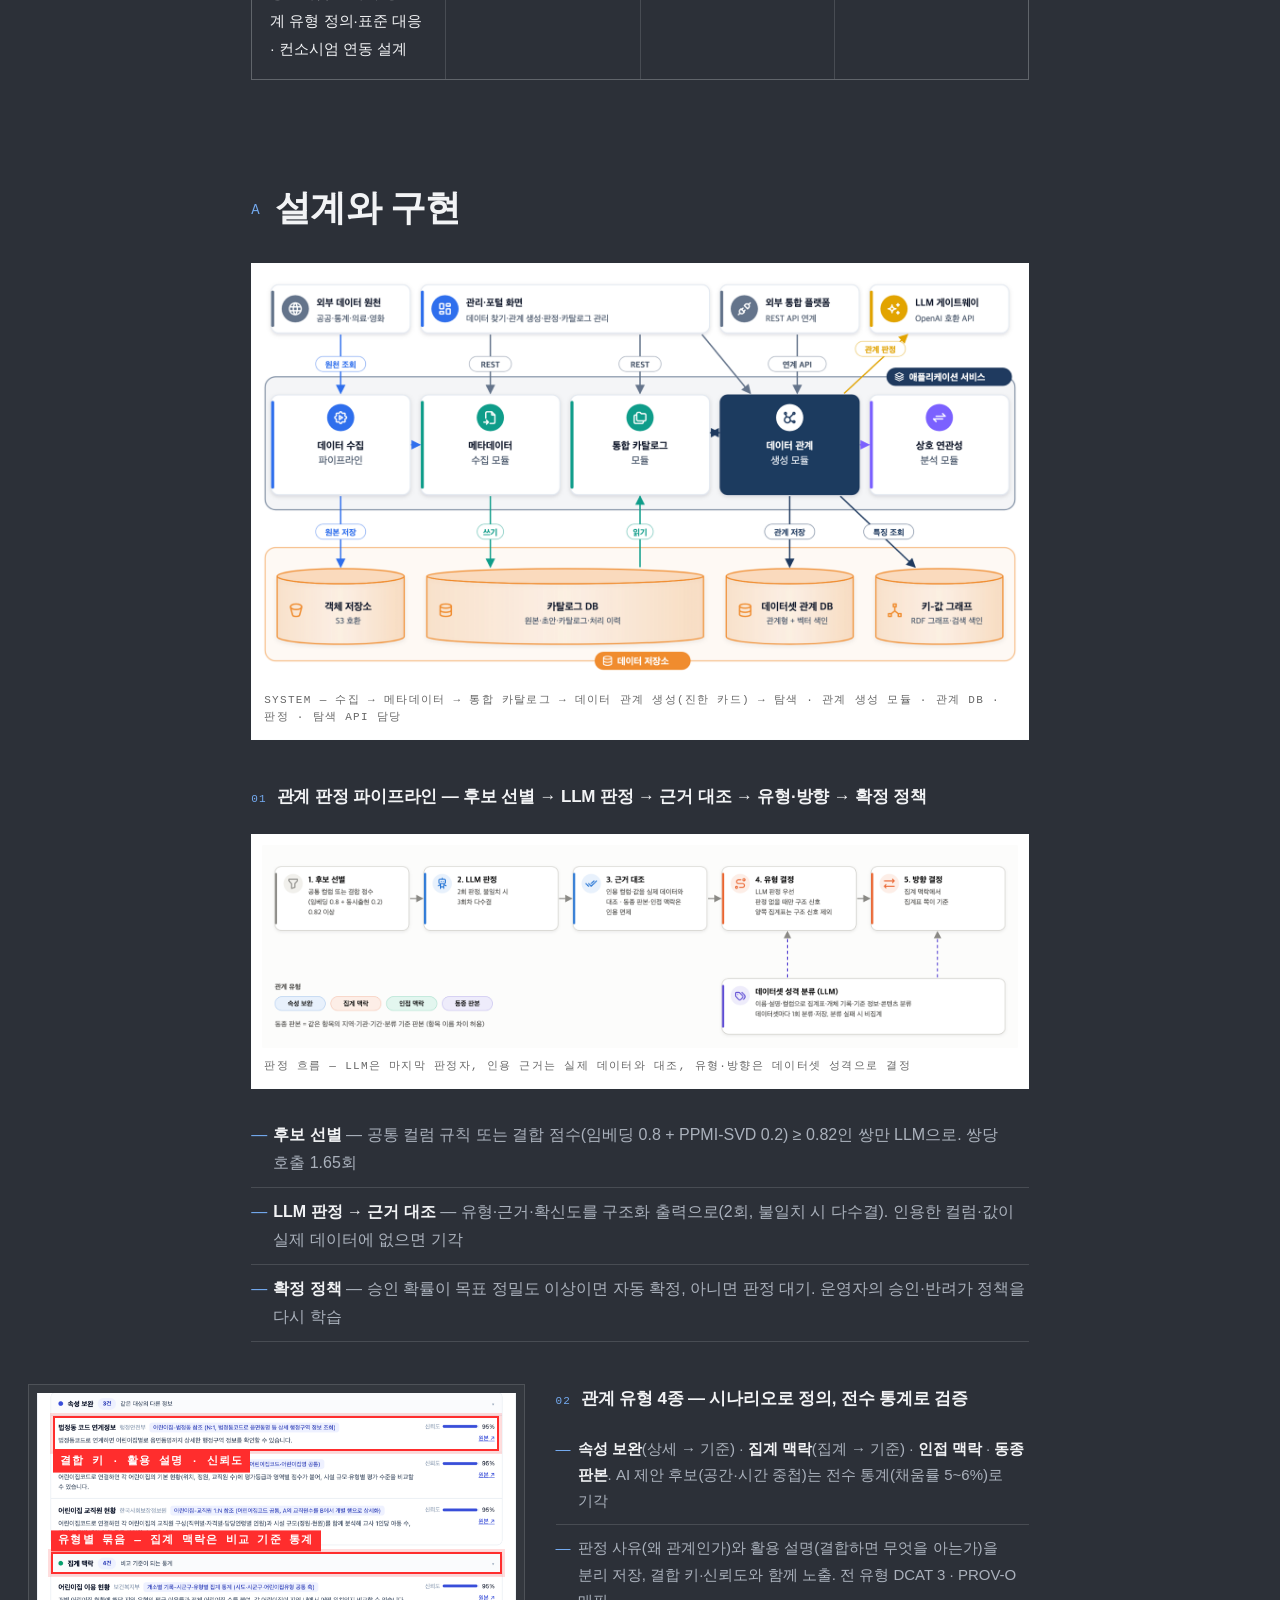
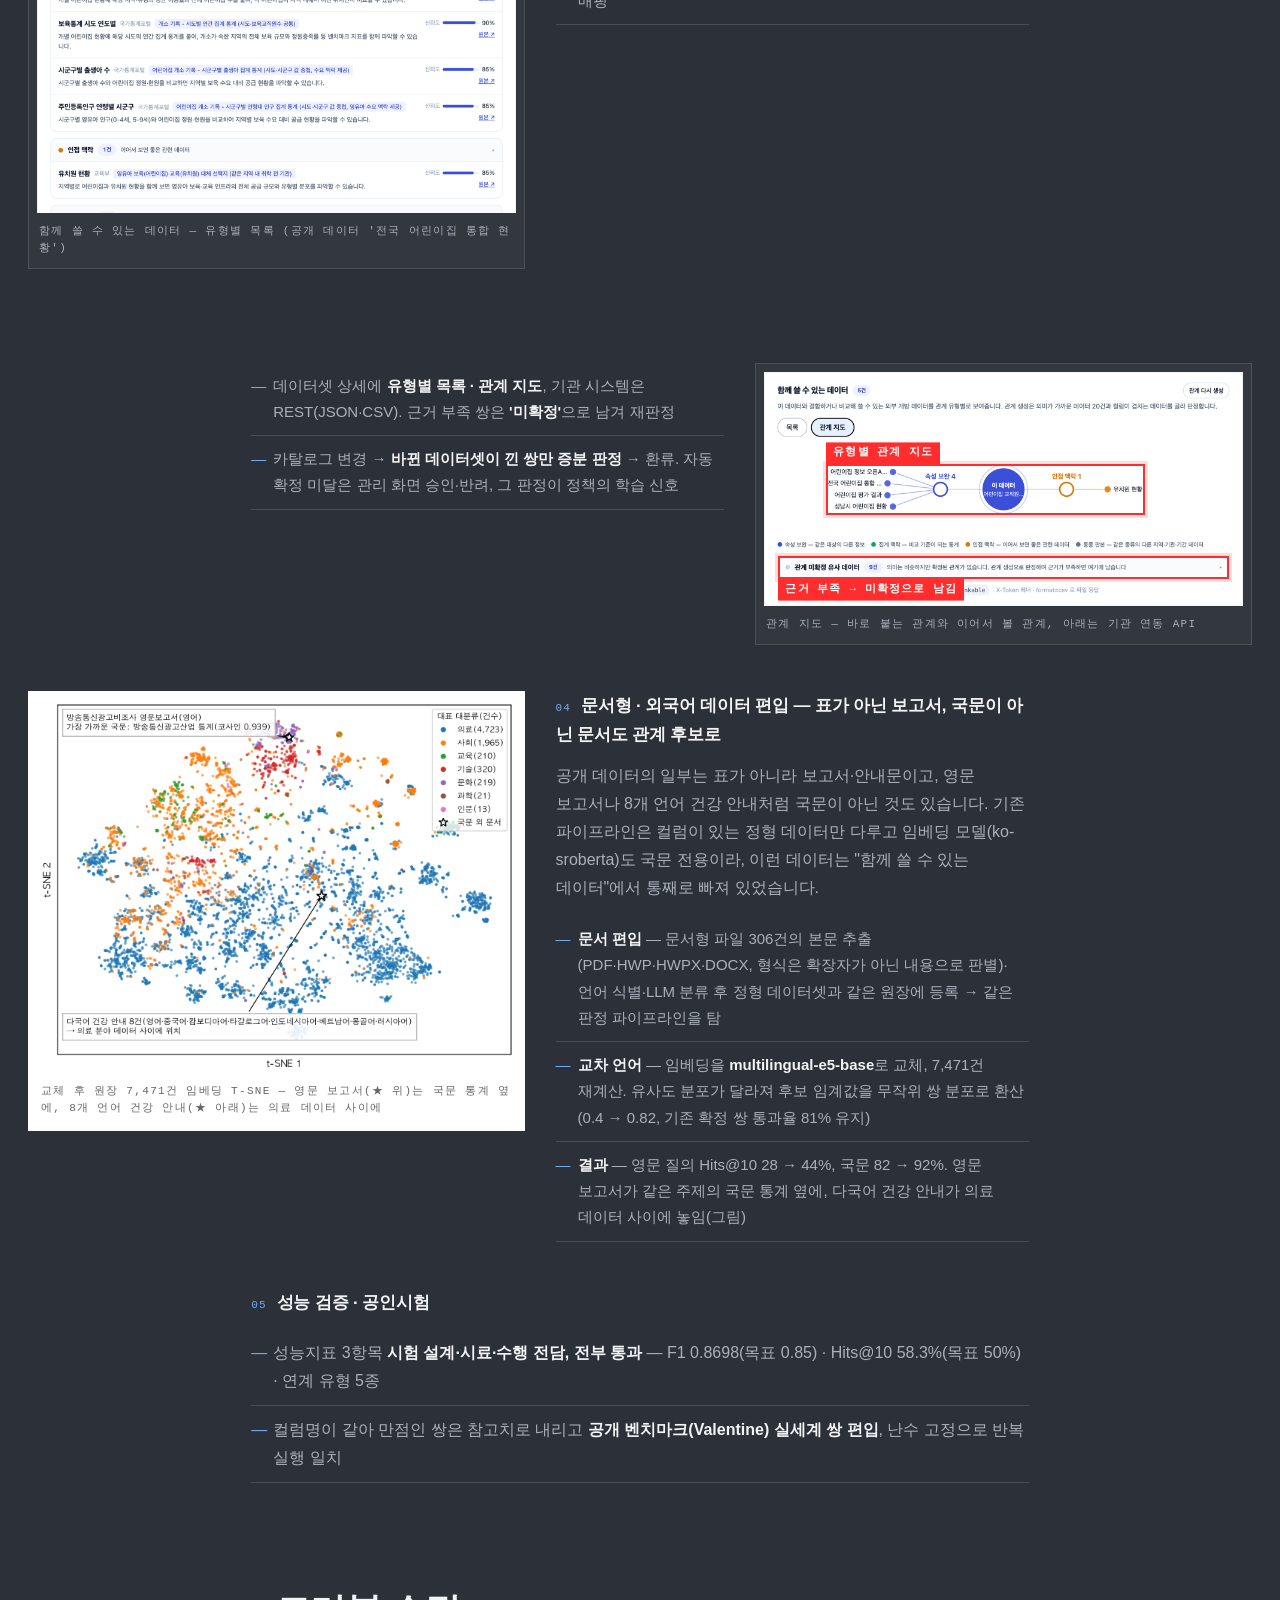
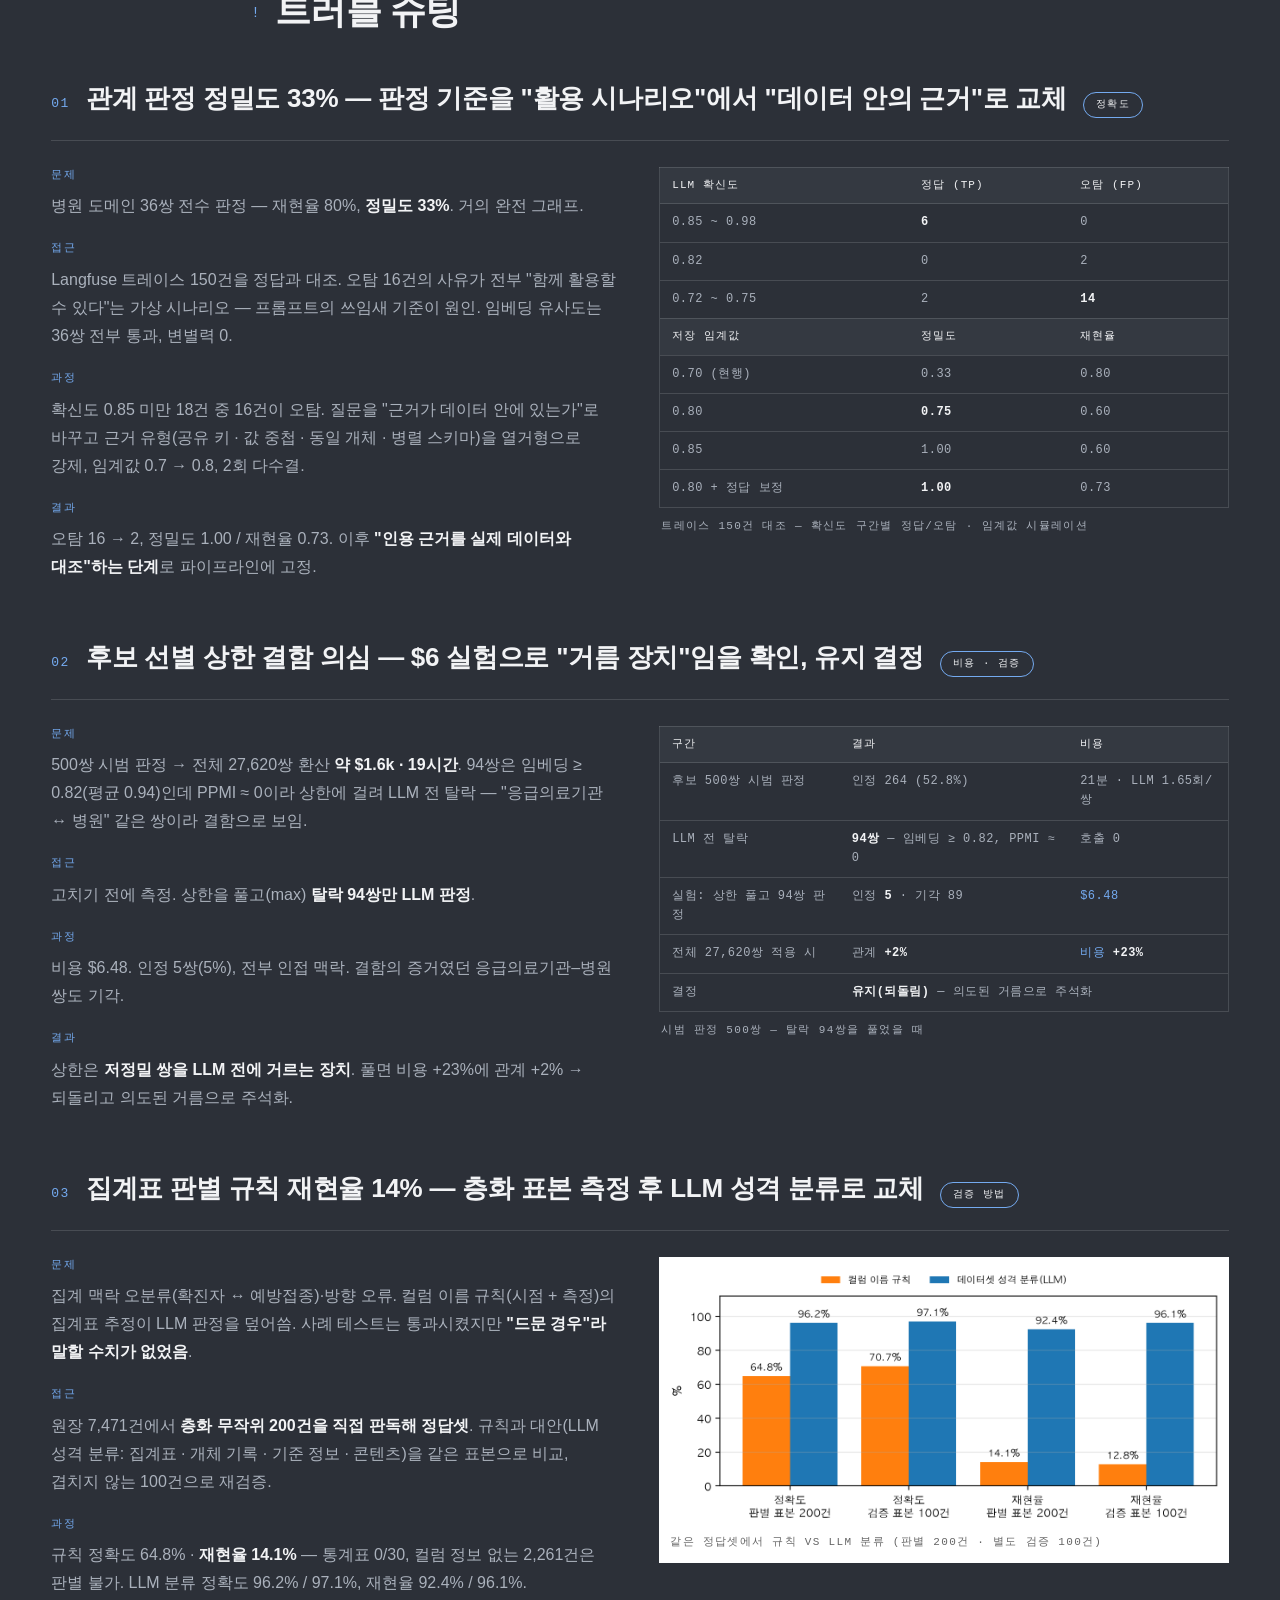
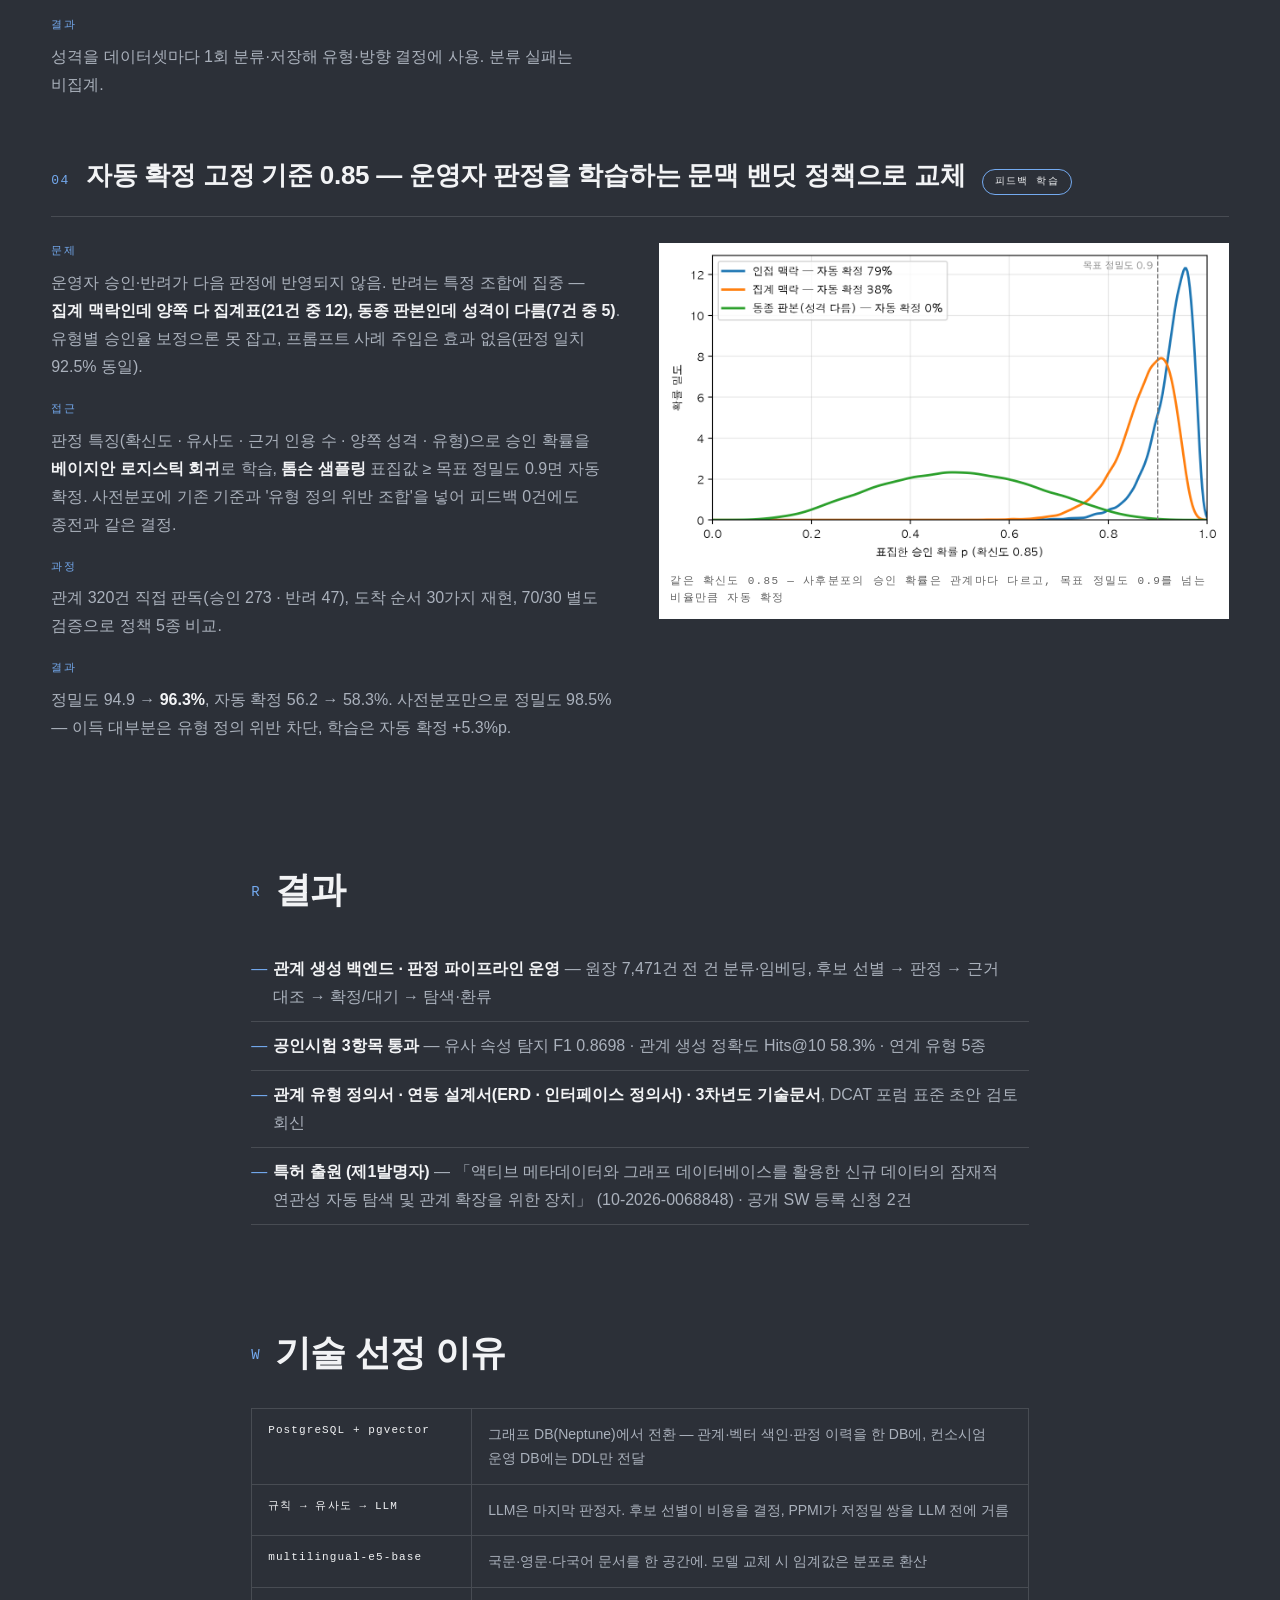
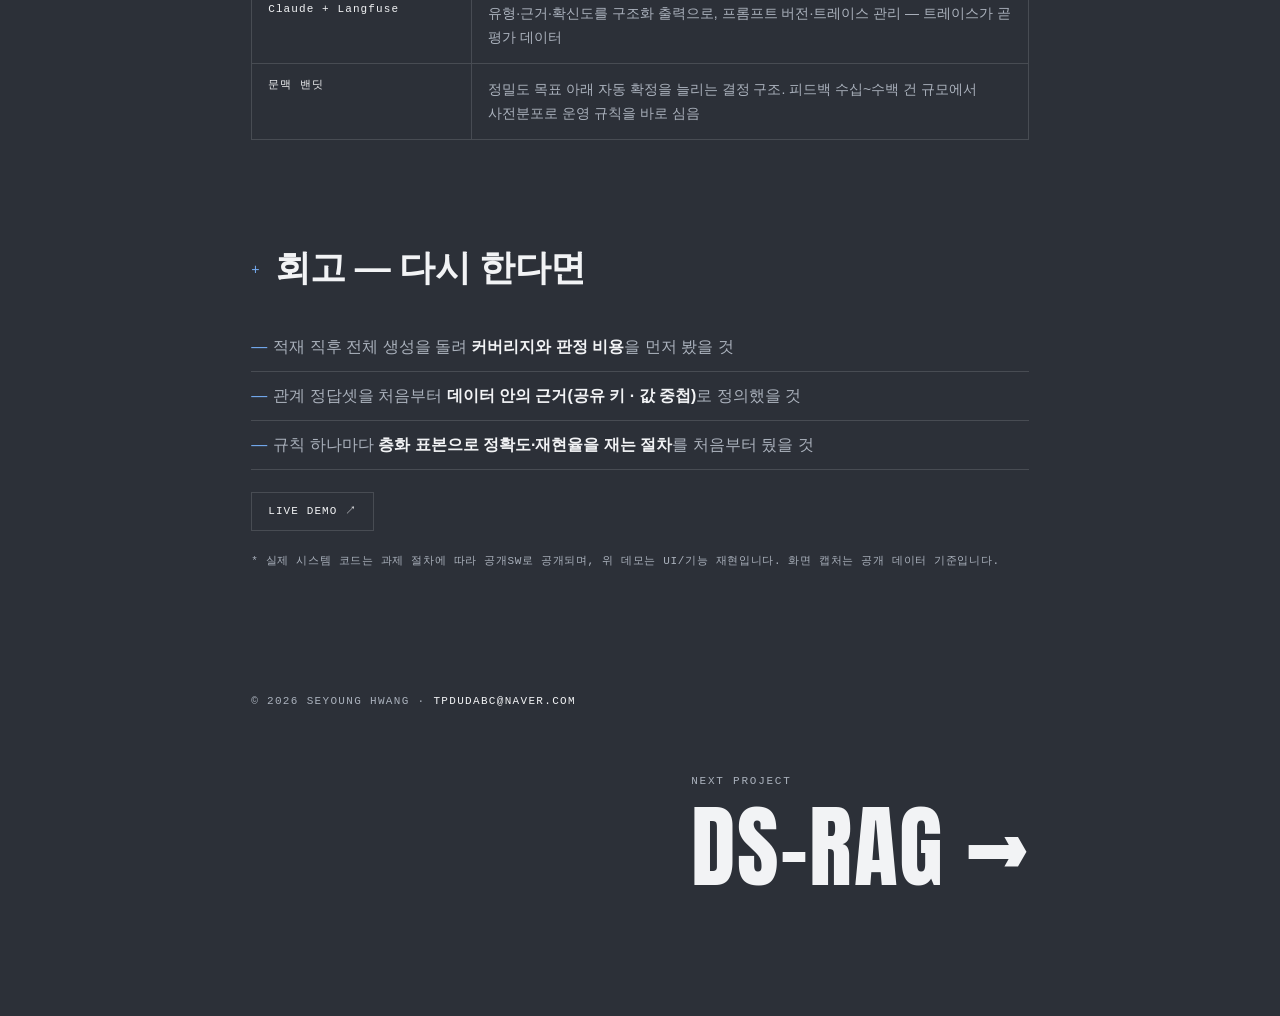
<file: works/data-relation.html>
<!doctype html>
<html lang="ko">
<meta charset="utf-8">
<meta name="viewport" content="width=device-width,initial-scale=1">
<title>Active Metadata Relations — 황세영</title>
<meta property="og:type" content="website">
<meta property="og:title" content="Active Metadata Relations — 황세영">
<meta property="og:description" content="내 데이터와 함께 쓸 수 있는 공개 데이터를 AI가 근거와 함께 찾아주는 관계 생성 서비스. 판정 파이프라인·백엔드 개발, 공인시험 3항목 통과(F1 0.87 · Hits@10 58.3%), 피드백 학습 자동 확정, 특허 출원(제1발명자).">
<meta property="og:url" content="https://syoooooung.github.io/portfolio/works/data-relation.html">
<meta property="og:image" content="https://syoooooung.github.io/portfolio/assets/og.png">
<meta name="twitter:card" content="summary_large_image">
<meta name="description" content="내 데이터와 함께 쓸 수 있는 공개 데이터를 AI가 근거와 함께 찾아주는 관계 생성 서비스. 판정 파이프라인·백엔드 개발, 공인시험 3항목 통과(F1 0.87 · Hits@10 58.3%), 피드백 학습 자동 확정, 특허 출원(제1발명자).">
<link rel="preconnect" href="https://fonts.gstatic.com" crossorigin>
<link rel="stylesheet" href="https://fonts.googleapis.com/css2?family=Anton&display=swap">
<link rel="stylesheet" href="../assets/style.css">

<header class="hero">
  <canvas data-hue="0.8"></canvas>
  <nav class="overlay"><a href="../index.html">← Index</a><a href="../about.html">About</a></nav>
  <div class="hero-inner">
    <p class="kicker">공개 SW 국가 R&amp;D · 컨소시엄 과제 · 2025.11 — 진행 중 · 특허 출원 (제1발명자)</p>
    <h1 class="display">Active Metadata <br>Relations</h1>
    <p class="sub">데이터셋을 등록하면 "함께 쓸 수 있는 공개 데이터"를 근거와 함께 찾아주는 관계 생성 서비스.
    관계 판정 파이프라인 · 백엔드 · 성능지표 공인시험 담당.</p>
    <a class="hero-cta" href="https://syoooooung.github.io/3rd-party-active-metadata-demo/">▶ Live Demo ↗</a>
  </div>
</header>
<div class="marquee"><div><img src="../assets/icons/fastapi.svg" alt="">FastAPI · <img src="../assets/icons/postgresql.svg" alt="">PostgreSQL + pgvector · <img src="../assets/icons/anthropic.svg" alt="">Claude (Bedrock) · <img src="../assets/icons/huggingface.svg" alt="">multilingual-e5 · PPMI-SVD · Langfuse · <img src="../assets/icons/react.svg" alt="">React · DCAT 3.0 · <img src="../assets/icons/pytest.svg" alt="">pytest · &nbsp;</div><div aria-hidden="true"><img src="../assets/icons/fastapi.svg" alt="">FastAPI · <img src="../assets/icons/postgresql.svg" alt="">PostgreSQL + pgvector · <img src="../assets/icons/anthropic.svg" alt="">Claude (Bedrock) · <img src="../assets/icons/huggingface.svg" alt="">multilingual-e5 · PPMI-SVD · Langfuse · <img src="../assets/icons/react.svg" alt="">React · DCAT 3.0 · <img src="../assets/icons/pytest.svg" alt="">pytest · &nbsp;</div></div>

<main>
  <section class="impact">
    <div><b>0.87</b><span>유사 속성 탐지 F1 — 공인시험 · 목표 0.85</span></div>
    <div><b>58.3%</b><span>관계 생성 정확도 Hits@10 — 공인시험 · 목표 50%</span></div>
    <div><b>96.3%</b><span>자동 확정 정밀도 — 피드백 학습 정책 · 별도 검증</span></div>
    <div><b>1</b><span>특허 출원 — 제1발명자</span></div>
  </section>

  <h2><span class="no">S</span>배경 — 함께 쓸 외부 데이터 찾기는 전부 수작업</h2>
  <p>공공데이터포털 7,000건, 국가통계포털 통계표 수백 건 — "내 데이터와 결합·비교해 쓸 외부 데이터"는 검색어로 뒤지고
  컬럼을 눈으로 대조하는 수작업이었습니다. 이 서비스는 <strong>제목·설명·컬럼·샘플만으로 관계를 판정하고 근거와 함께
  저장해 유형별로 검색</strong>되게 합니다. 컨소시엄 안에서 관계 생성 모듈의 판정 파이프라인과 백엔드를 전담했습니다.</p>

  <h2><span class="no">T</span>역할</h2>
  <div class="facts">
    <div><b>담당</b><span>관계 생성 백엔드 · 판정 파이프라인 · 성능지표 공인시험 설계·수행 · 관계 유형 정의·표준 대응 · 컨소시엄 연동 설계</span></div>
    <div><b>기간</b><span>2025.11 — 진행 중 (3차년도)</span></div>
    <div><b>특허</b><span>출원 10-2026-0068848 (제1발명자, 2026.04)</span></div>
    <div><b>데모</b><span><a href="https://syoooooung.github.io/3rd-party-active-metadata-demo/" style="color:var(--ink)">active-metadata-demo</a></span></div>
  </div>

  <h2><span class="no">A</span>설계와 구현</h2>
  <figure class="figure" style="background:#fff"><a href="../assets/img/relation-arch.png" target="_blank" rel="noopener"><img src="../assets/img/relation-arch.png" alt="시스템 구성 — 외부 데이터 원천 → 데이터 수집 파이프라인 → 메타데이터 수집 모듈 → 통합 카탈로그 모듈 → 데이터 관계 생성 모듈 → 상호 연관성 분석 모듈, 관리·포털 화면과 외부 통합 플랫폼은 REST로, LLM 게이트웨이는 관계 판정에 연결. 저장소: 객체 저장소, 카탈로그 DB, 데이터셋 관계 DB(관계형 + 벡터 색인), 키-값 그래프" loading="lazy"></a><figcaption class="figcap" style="color:#666">System — 수집 → 메타데이터 → 통합 카탈로그 → 데이터 관계 생성(진한 카드) → 탐색 · 관계 생성 모듈 · 관계 DB · 판정 · 탐색 API 담당</figcaption></figure>

  <h3><span class="no">01</span>관계 판정 파이프라인 — 후보 선별 → LLM 판정 → 근거 대조 → 유형·방향 → 확정 정책</h3>
  <figure class="figure" style="background:#fff"><a href="../assets/img/relation-pipeline.png" target="_blank" rel="noopener"><img src="../assets/img/relation-pipeline.png" alt="관계 판정 5단계 — 1 후보 선별(공통 컬럼 또는 결합 점수 임베딩 0.8 + 동시출현 0.2 ≥ 0.82), 2 LLM 판정(2회, 불일치 시 3회차 다수결), 3 근거 대조(인용 컬럼·값을 실제 데이터와 대조), 4 유형 결정(LLM 판정 우선), 5 방향 결정(집계 맥락은 집계표 쪽이 기준). 데이터셋 성격 분류(LLM)가 유형·방향 결정에 연결. 관계 유형: 속성 보완·집계 맥락·인접 맥락·동종 판본" loading="lazy"></a><figcaption class="figcap" style="color:#666">판정 흐름 — LLM은 마지막 판정자, 인용 근거는 실제 데이터와 대조, 유형·방향은 데이터셋 성격으로 결정</figcaption></figure>
  <ul class="plain">
    <li><strong>후보 선별</strong> — 공통 컬럼 규칙 또는 결합 점수(임베딩 0.8 + PPMI-SVD 0.2) ≥ 0.82인 쌍만 LLM으로. 쌍당 호출 1.65회</li>
    <li><strong>LLM 판정 → 근거 대조</strong> — 유형·근거·확신도를 구조화 출력으로(2회, 불일치 시 다수결). 인용한 컬럼·값이 실제 데이터에 없으면 기각</li>
    <li><strong>확정 정책</strong> — 승인 확률이 목표 정밀도 이상이면 자동 확정, 아니면 판정 대기. 운영자의 승인·반려가 정책을 다시 학습</li>
  </ul>

  <div class="split rev">
    <div>
    <h3><span class="no">02</span>관계 유형 4종 — 시나리오로 정의, 전수 통계로 검증</h3>
    <ul class="plain">
      <li><strong>속성 보완</strong>(상세 → 기준) · <strong>집계 맥락</strong>(집계 → 기준) · <strong>인접 맥락</strong> · <strong>동종 판본</strong>. AI 제안 후보(공간·시간 중첩)는 전수 통계(채움률 5~6%)로 기각</li>
      <li>판정 사유(왜 관계인가)와 활용 설명(결합하면 무엇을 아는가)을 분리 저장, 결합 키·신뢰도와 함께 노출. 전 유형 DCAT 3 · PROV-O 매핑</li>
    </ul>
    </div>
    <figure class="shot">
      <span class="frame">
        <img src="../assets/shots/meta-list.png" alt="함께 쓸 수 있는 데이터 목록 — 전국 어린이집 통합 현황 기준, 속성 보완 3건(법정동 코드 연계정보·어린이집 평가 결과·교직원 현황)과 집계 맥락 4건(어린이집 이용 현황·보육통계·출생아 수·연령별 인구), 각 항목에 결합 키·활용 설명·신뢰도" loading="lazy">
        <span class="mark lb-below" style="--x:3.4%;--y:5.6%;--w:93%;--h:8.2%"><b>결합 키 · 활용 설명 · 신뢰도</b></span>
        <span class="mark" style="--x:3%;--y:37.8%;--w:94%;--h:5.4%"><b>유형별 묶음 — 집계 맥락은 비교 기준 통계</b></span>
      </span>
      <figcaption class="figcap">함께 쓸 수 있는 데이터 — 유형별 목록 (공개 데이터 '전국 어린이집 통합 현황')</figcaption>
    </figure>
  </div>

  <h3><span class="no">03</span>탐색 · 판정 · 환류</h3>
  <div class="split">
    <div>
    <ul class="plain">
      <li>데이터셋 상세에 <strong>유형별 목록 · 관계 지도</strong>, 기관 시스템은 REST(JSON·CSV). 근거 부족 쌍은 <strong>'미확정'</strong>으로 남겨 재판정</li>
      <li>카탈로그 변경 → <strong>바뀐 데이터셋이 낀 쌍만 증분 판정</strong> → 환류. 자동 확정 미달은 관리 화면 승인·반려, 그 판정이 정책의 학습 신호</li>
    </ul>
    </div>
    <figure class="shot">
      <span class="frame">
        <img src="../assets/shots/meta-map.png" alt="관계 지도 — 어린이집 교직원 현황을 중심으로 속성 보완 4건(어린이집 정보 오픈API·전국 어린이집 통합·평가 결과·성남시 어린이집 현황)과 인접 맥락 1건(유치원 현황), 아래에 관계 미확정 유사 데이터 9건과 기관 시스템 연동 API" loading="lazy">
        <span class="mark" style="--x:13%;--y:39.5%;--w:66.5%;--h:21.5%"><b>유형별 관계 지도</b></span>
        <span class="mark lb-below" style="--x:3%;--y:78.5%;--w:94%;--h:10%"><b>근거 부족 → 미확정으로 남김</b></span>
      </span>
      <figcaption class="figcap">관계 지도 — 바로 붙는 관계와 이어서 볼 관계, 아래는 기관 연동 API</figcaption>
    </figure>
  </div>

  <div class="split rev">
    <div>
    <h3><span class="no">04</span>문서형 · 외국어 데이터 편입 — 표가 아닌 보고서, 국문이 아닌 문서도 관계 후보로</h3>
    <p>공개 데이터의 일부는 표가 아니라 보고서·안내문이고, 영문 보고서나 8개 언어 건강 안내처럼 국문이 아닌 것도 있습니다.
    기존 파이프라인은 컬럼이 있는 정형 데이터만 다루고 임베딩 모델(ko-sroberta)도 국문 전용이라, 이런 데이터는
    "함께 쓸 수 있는 데이터"에서 통째로 빠져 있었습니다.</p>
    <ul class="plain">
      <li><strong>문서 편입</strong> — 문서형 파일 306건의 본문 추출(PDF·HWP·HWPX·DOCX, 형식은 확장자가 아닌 내용으로 판별)·언어 식별·LLM 분류 후 정형 데이터셋과 같은 원장에 등록 → 같은 판정 파이프라인을 탐</li>
      <li><strong>교차 언어</strong> — 임베딩을 <strong>multilingual-e5-base</strong>로 교체, 7,471건 재계산. 유사도 분포가 달라져 후보 임계값을 무작위 쌍 분포로 환산(0.4 → 0.82, 기존 확정 쌍 통과율 81% 유지)</li>
      <li><strong>결과</strong> — 영문 질의 Hits@10 28 → 44%, 국문 82 → 92%. 영문 보고서가 같은 주제의 국문 통계 옆에, 다국어 건강 안내가 의료 데이터 사이에 놓임(그림)</li>
    </ul>
    </div>
    <figure class="figure" style="background:#fff;margin:0"><a href="../assets/img/relation-tsne.png" target="_blank" rel="noopener"><img src="../assets/img/relation-tsne.png" alt="원장 7,471건의 다국어 임베딩 t-SNE — 의료·사회·교육·기술·문화 분류별 군집, 영문 보고서는 가장 가까운 국문 통계 옆에, 다국어 건강 안내 8건은 의료 데이터 사이에 위치" loading="lazy"></a><figcaption class="figcap" style="color:#666">교체 후 원장 7,471건 임베딩 t-SNE — 영문 보고서(★ 위)는 국문 통계 옆에, 8개 언어 건강 안내(★ 아래)는 의료 데이터 사이에</figcaption></figure>
  </div>

  <h3><span class="no">05</span>성능 검증 · 공인시험</h3>
  <ul class="plain">
    <li>성능지표 3항목 <strong>시험 설계·시료·수행 전담, 전부 통과</strong> — F1 0.8698(목표 0.85) · Hits@10 58.3%(목표 50%) · 연계 유형 5종</li>
    <li>컬럼명이 같아 만점인 쌍은 참고치로 내리고 <strong>공개 벤치마크(Valentine) 실세계 쌍 편입</strong>, 난수 고정으로 반복 실행 일치</li>
  </ul>

  <h2 id="troubleshooting"><span class="no">!</span>트러블 슈팅</h2>

  <section class="ts" id="ts-01">
    <header><span class="no2">01</span><h3>관계 판정 정밀도 33% — 판정 기준을 "활용 시나리오"에서 "데이터 안의 근거"로 교체</h3><span class="tag">정확도</span></header>
    <div class="cols">
      <div>
        <h4>문제</h4>
        <p>병원 도메인 36쌍 전수 판정 — 재현율 80%, <strong>정밀도 33%</strong>. 거의 완전 그래프.</p>
        <h4>접근</h4>
        <p>Langfuse 트레이스 150건을 정답과 대조. 오탐 16건의 사유가 전부 "함께 활용할 수 있다"는 가상 시나리오 —
        프롬프트의 쓰임새 기준이 원인. 임베딩 유사도는 36쌍 전부 통과, 변별력 0.</p>
        <h4>과정</h4>
        <p>확신도 0.85 미만 18건 중 16건이 오탐. 질문을 "근거가 데이터 안에 있는가"로 바꾸고 근거 유형(공유 키 · 값 중첩 · 동일 개체 ·
        병렬 스키마)을 열거형으로 강제, 임계값 0.7 → 0.8, 2회 다수결.</p>
        <h4>결과</h4>
        <p>오탐 16 → 2, 정밀도 1.00 / 재현율 0.73. 이후 <strong>"인용 근거를 실제 데이터와 대조"하는 단계</strong>로 파이프라인에 고정.</p>
      </div>
      <div>
        <table class="tbl">
          <caption>트레이스 150건 대조 — 확신도 구간별 정답/오탐 · 임계값 시뮬레이션</caption>
          <tr><th>LLM 확신도</th><th>정답 (TP)</th><th>오탐 (FP)</th></tr>
          <tr><td>0.85 ~ 0.98</td><td><b>6</b></td><td>0</td></tr>
          <tr><td>0.82</td><td>0</td><td>2</td></tr>
          <tr><td>0.72 ~ 0.75</td><td>2</td><td class="hi"><b>14</b></td></tr>
          <tr><th>저장 임계값</th><th>정밀도</th><th>재현율</th></tr>
          <tr><td>0.70 (현행)</td><td>0.33</td><td>0.80</td></tr>
          <tr><td>0.80</td><td class="hi"><b>0.75</b></td><td>0.60</td></tr>
          <tr><td>0.85</td><td>1.00</td><td>0.60</td></tr>
          <tr><td>0.80 + 정답 보정</td><td class="hi"><b>1.00</b></td><td>0.73</td></tr>
        </table>
      </div>
    </div>
  </section>

  <section class="ts" id="ts-02">
    <header><span class="no2">02</span><h3>후보 선별 상한 결함 의심 — $6 실험으로 "거름 장치"임을 확인, 유지 결정</h3><span class="tag">비용 · 검증</span></header>
    <div class="cols">
      <div>
        <h4>문제</h4>
        <p>500쌍 시범 판정 → 전체 27,620쌍 환산 <strong>약 $1.6k · 19시간</strong>. 94쌍은 임베딩 ≥ 0.82(평균 0.94)인데 PPMI ≈ 0이라
        상한에 걸려 LLM 전 탈락 — "응급의료기관 ↔ 병원" 같은 쌍이라 결함으로 보임.</p>
        <h4>접근</h4>
        <p>고치기 전에 측정. 상한을 풀고(max) <strong>탈락 94쌍만 LLM 판정</strong>.</p>
        <h4>과정</h4>
        <p>비용 $6.48. 인정 5쌍(5%), 전부 인접 맥락. 결함의 증거였던 응급의료기관–병원 쌍도 기각.</p>
        <h4>결과</h4>
        <p>상한은 <strong>저정밀 쌍을 LLM 전에 거르는 장치</strong>. 풀면 비용 +23%에 관계 +2% → 되돌리고 의도된 거름으로 주석화.</p>
      </div>
      <div>
        <table class="tbl">
          <caption>시범 판정 500쌍 — 탈락 94쌍을 풀었을 때</caption>
          <tr><th>구간</th><th>결과</th><th>비용</th></tr>
          <tr><td>후보 500쌍 시범 판정</td><td>인정 264 (52.8%)</td><td>21분 · LLM 1.65회/쌍</td></tr>
          <tr><td>LLM 전 탈락</td><td><b>94쌍</b> — 임베딩 ≥ 0.82, PPMI ≈ 0</td><td>호출 0</td></tr>
          <tr><td>실험: 상한 풀고 94쌍 판정</td><td>인정 <b>5</b> · 기각 89</td><td class="hi">$6.48</td></tr>
          <tr><td>전체 27,620쌍 적용 시</td><td>관계 <b>+2%</b></td><td class="hi">비용 <b>+23%</b></td></tr>
          <tr><td>결정</td><td colspan="2"><b>유지(되돌림)</b> — 의도된 거름으로 주석화</td></tr>
        </table>
      </div>
    </div>
  </section>

  <section class="ts" id="ts-03">
    <header><span class="no2">03</span><h3>집계표 판별 규칙 재현율 14% — 층화 표본 측정 후 LLM 성격 분류로 교체</h3><span class="tag">검증 방법</span></header>
    <div class="cols">
      <div>
        <h4>문제</h4>
        <p>집계 맥락 오분류(확진자 ↔ 예방접종)·방향 오류. 컬럼 이름 규칙(시점 + 측정)의 집계표 추정이 LLM 판정을 덮어씀.
        사례 테스트는 통과시켰지만 <strong>"드문 경우"라 말할 수치가 없었음</strong>.</p>
        <h4>접근</h4>
        <p>원장 7,471건에서 <strong>층화 무작위 200건을 직접 판독해 정답셋</strong>. 규칙과 대안(LLM 성격 분류: 집계표 · 개체 기록 ·
        기준 정보 · 콘텐츠)을 같은 표본으로 비교, 겹치지 않는 100건으로 재검증.</p>
        <h4>과정</h4>
        <p>규칙 정확도 64.8% · <strong>재현율 14.1%</strong> — 통계표 0/30, 컬럼 정보 없는 2,261건은 판별 불가.
        LLM 분류 정확도 96.2% / 97.1%, 재현율 92.4% / 96.1%.</p>
        <h4>결과</h4>
        <p>성격을 데이터셋마다 1회 분류·저장해 유형·방향 결정에 사용. 분류 실패는 비집계.</p>
      </div>
      <figure class="tsfig">
        <a href="../assets/img/relation-nature-rule.png" target="_blank" rel="noopener">
        <img src="../assets/img/relation-nature-rule.png" alt="컬럼 이름 규칙 vs 데이터셋 성격 LLM 분류 — 판별 표본 200건·검증 표본 100건에서 정확도 64.8%·70.7% 대 96.2%·97.1%, 재현율 14.1%·12.8% 대 92.4%·96.1%" loading="lazy">
        </a>
        <figcaption class="figcap">같은 정답셋에서 규칙 vs LLM 분류 (판별 200건 · 별도 검증 100건)</figcaption>
      </figure>
    </div>
  </section>

  <section class="ts" id="ts-04">
    <header><span class="no2">04</span><h3>자동 확정 고정 기준 0.85 — 운영자 판정을 학습하는 문맥 밴딧 정책으로 교체</h3><span class="tag">피드백 학습</span></header>
    <div class="cols">
      <div>
        <h4>문제</h4>
        <p>운영자 승인·반려가 다음 판정에 반영되지 않음. 반려는 특정 조합에 집중 — <strong>집계 맥락인데 양쪽 다 집계표(21건 중 12),
        동종 판본인데 성격이 다름(7건 중 5)</strong>. 유형별 승인율 보정으론 못 잡고, 프롬프트 사례 주입은 효과 없음(판정 일치 92.5% 동일).</p>
        <h4>접근</h4>
        <p>판정 특징(확신도 · 유사도 · 근거 인용 수 · 양쪽 성격 · 유형)으로 승인 확률을 <strong>베이지안 로지스틱 회귀</strong>로 학습,
        <strong>톰슨 샘플링</strong> 표집값 ≥ 목표 정밀도 0.9면 자동 확정. 사전분포에 기존 기준과 '유형 정의 위반 조합'을 넣어
        피드백 0건에도 종전과 같은 결정.</p>
        <h4>과정</h4>
        <p>관계 320건 직접 판독(승인 273 · 반려 47), 도착 순서 30가지 재현, 70/30 별도 검증으로 정책 5종 비교.</p>
        <h4>결과</h4>
        <p>정밀도 94.9 → <strong>96.3%</strong>, 자동 확정 56.2 → 58.3%. 사전분포만으로 정밀도 98.5% — 이득 대부분은 유형 정의 위반
        차단, 학습은 자동 확정 +5.3%p.</p>
      </div>
      <figure class="tsfig">
        <a href="../assets/img/relation-thompson.png" target="_blank" rel="noopener">
        <img src="../assets/img/relation-thompson.png" alt="톰슨 샘플링 — 확신도 0.85에서 사후분포로부터 표집한 승인 확률의 분포. 인접 맥락은 자동 확정 79%, 집계 맥락 38%, 성격이 다른 동종 판본 0%, 목표 정밀도 0.9 기준선" loading="lazy">
        </a>
        <figcaption class="figcap">같은 확신도 0.85 — 사후분포의 승인 확률은 관계마다 다르고, 목표 정밀도 0.9를 넘는 비율만큼 자동 확정</figcaption>
      </figure>
    </div>
  </section>

  <h2><span class="no">R</span>결과</h2>
  <ul class="plain">
    <li><strong>관계 생성 백엔드 · 판정 파이프라인 운영</strong> — 원장 7,471건 전 건 분류·임베딩, 후보 선별 → 판정 → 근거 대조 → 확정/대기 → 탐색·환류</li>
    <li><strong>공인시험 3항목 통과</strong> — 유사 속성 탐지 F1 0.8698 · 관계 생성 정확도 Hits@10 58.3% · 연계 유형 5종</li>
    <li><strong>관계 유형 정의서 · 연동 설계서(ERD · 인터페이스 정의서) · 3차년도 기술문서</strong>, DCAT 포럼 표준 초안 검토 회신</li>
    <li><strong>특허 출원 (제1발명자)</strong> — 「액티브 메타데이터와 그래프 데이터베이스를 활용한 신규 데이터의 잠재적 연관성 자동 탐색 및 관계 확장을 위한 장치」 (10-2026-0068848) · 공개 SW 등록 신청 2건</li>
  </ul>

  <h2><span class="no">W</span>기술 선정 이유</h2>
  <div class="why">
    <div><b>PostgreSQL + pgvector</b><span>그래프 DB(Neptune)에서 전환 — 관계·벡터 색인·판정 이력을 한 DB에, 컨소시엄 운영 DB에는 DDL만 전달</span></div>
    <div><b>규칙 → 유사도 → LLM</b><span>LLM은 마지막 판정자. 후보 선별이 비용을 결정, PPMI가 저정밀 쌍을 LLM 전에 거름</span></div>
    <div><b>multilingual-e5-base</b><span>국문·영문·다국어 문서를 한 공간에. 모델 교체 시 임계값은 분포로 환산</span></div>
    <div><b>Claude + Langfuse</b><span>유형·근거·확신도를 구조화 출력으로, 프롬프트 버전·트레이스 관리 — 트레이스가 곧 평가 데이터</span></div>
    <div><b>문맥 밴딧</b><span>정밀도 목표 아래 자동 확정을 늘리는 결정 구조. 피드백 수십~수백 건 규모에서 사전분포로 운영 규칙을 바로 심음</span></div>
  </div>

  <h2><span class="no">+</span>회고 — 다시 한다면</h2>
  <ul class="plain">
    <li>적재 직후 전체 생성을 돌려 <strong>커버리지와 판정 비용</strong>을 먼저 봤을 것</li>
    <li>관계 정답셋을 처음부터 <strong>데이터 안의 근거(공유 키 · 값 중첩)</strong>로 정의했을 것</li>
    <li>규칙 하나마다 <strong>층화 표본으로 정확도·재현율을 재는 절차</strong>를 처음부터 뒀을 것</li>
  </ul>

  <div class="links">
    <a href="https://syoooooung.github.io/3rd-party-active-metadata-demo/">Live Demo ↗</a>
  </div>
  <p style="font:11px/1.6 ui-monospace,Menlo,monospace;color:var(--dim);letter-spacing:.06em">* 실제 시스템 코드는 과제 절차에 따라 공개SW로 공개되며, 위 데모는 UI/기능 재현입니다. 화면 캡처는 공개 데이터 기준입니다.</p>
</main>
<footer>
  <span>© 2026 Seyoung Hwang · <a href="mailto:tpdudabc@naver.com">tpdudabc@naver.com</a></span>
  <a class="next" href="ds-rag.html"><small>Next Project</small>DS-RAG →</a>
</footer>
<script src="../assets/case.js"></script>
</html>
</file>
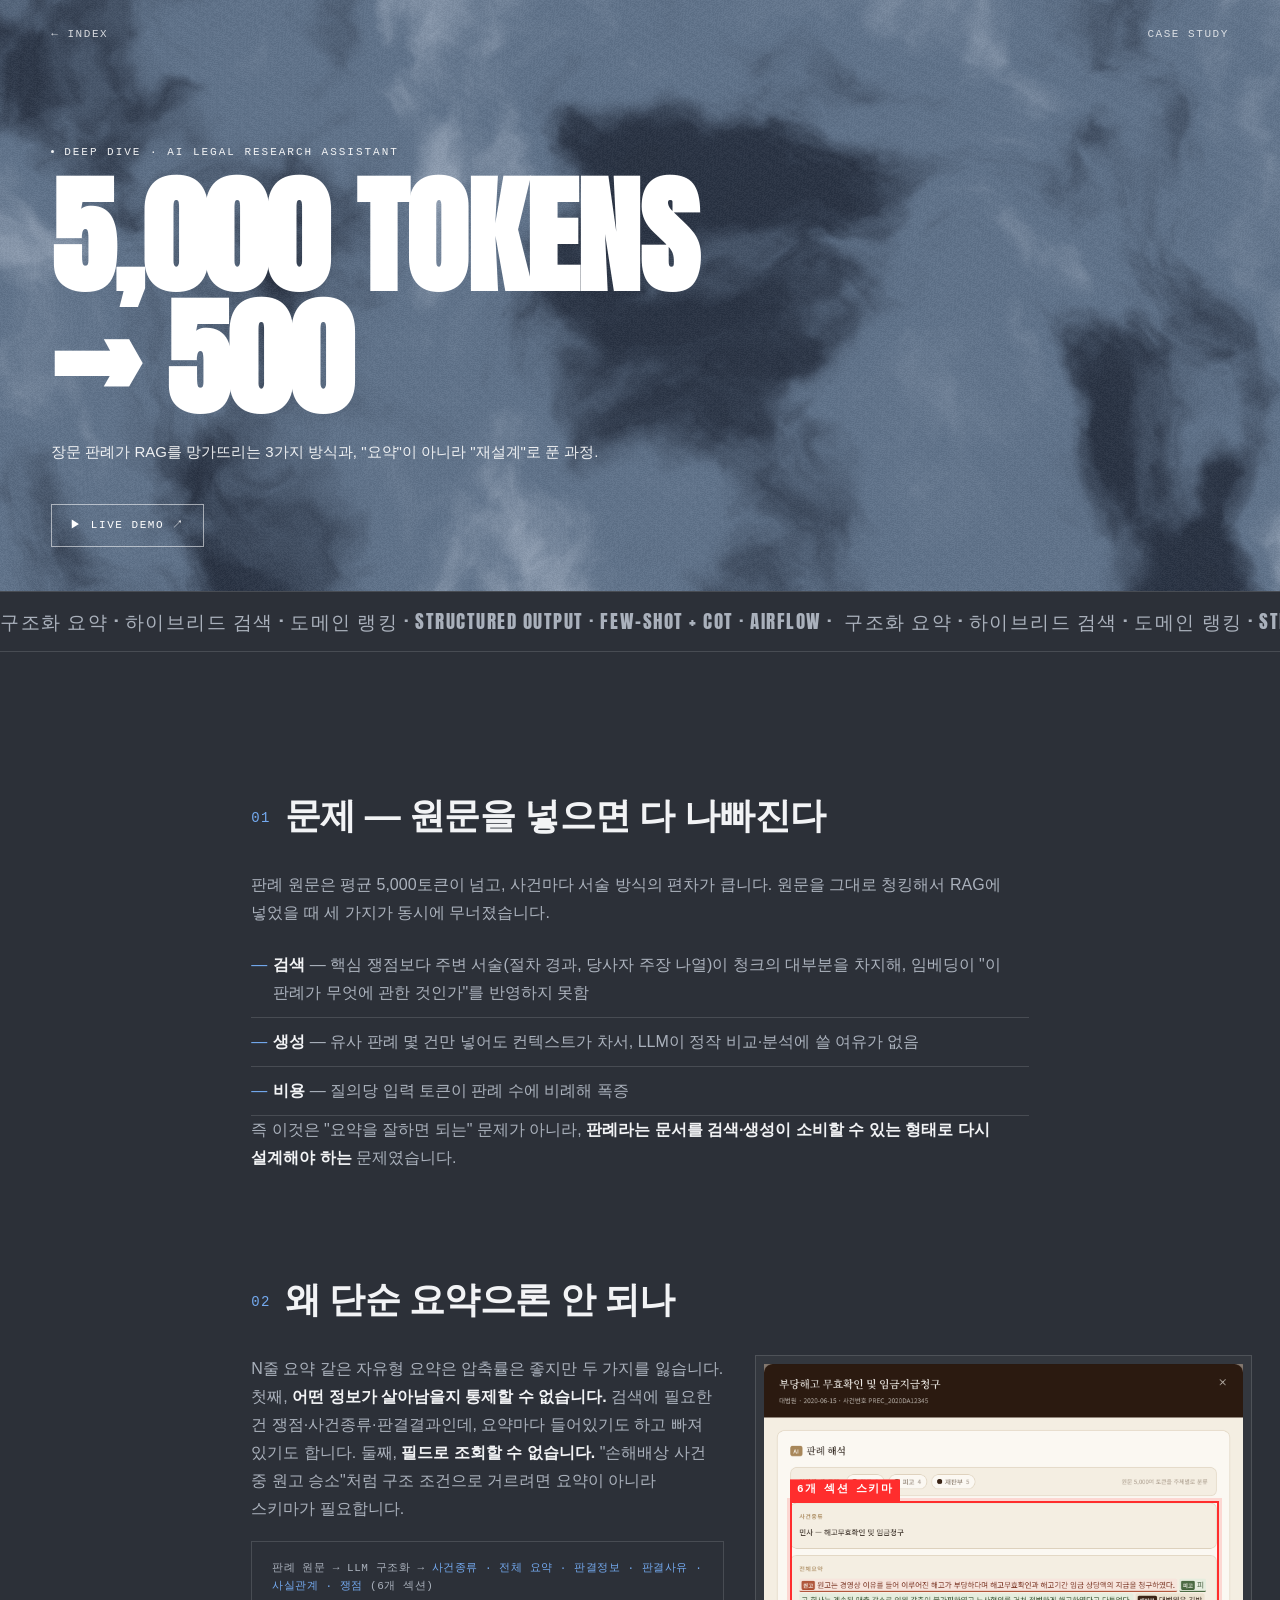
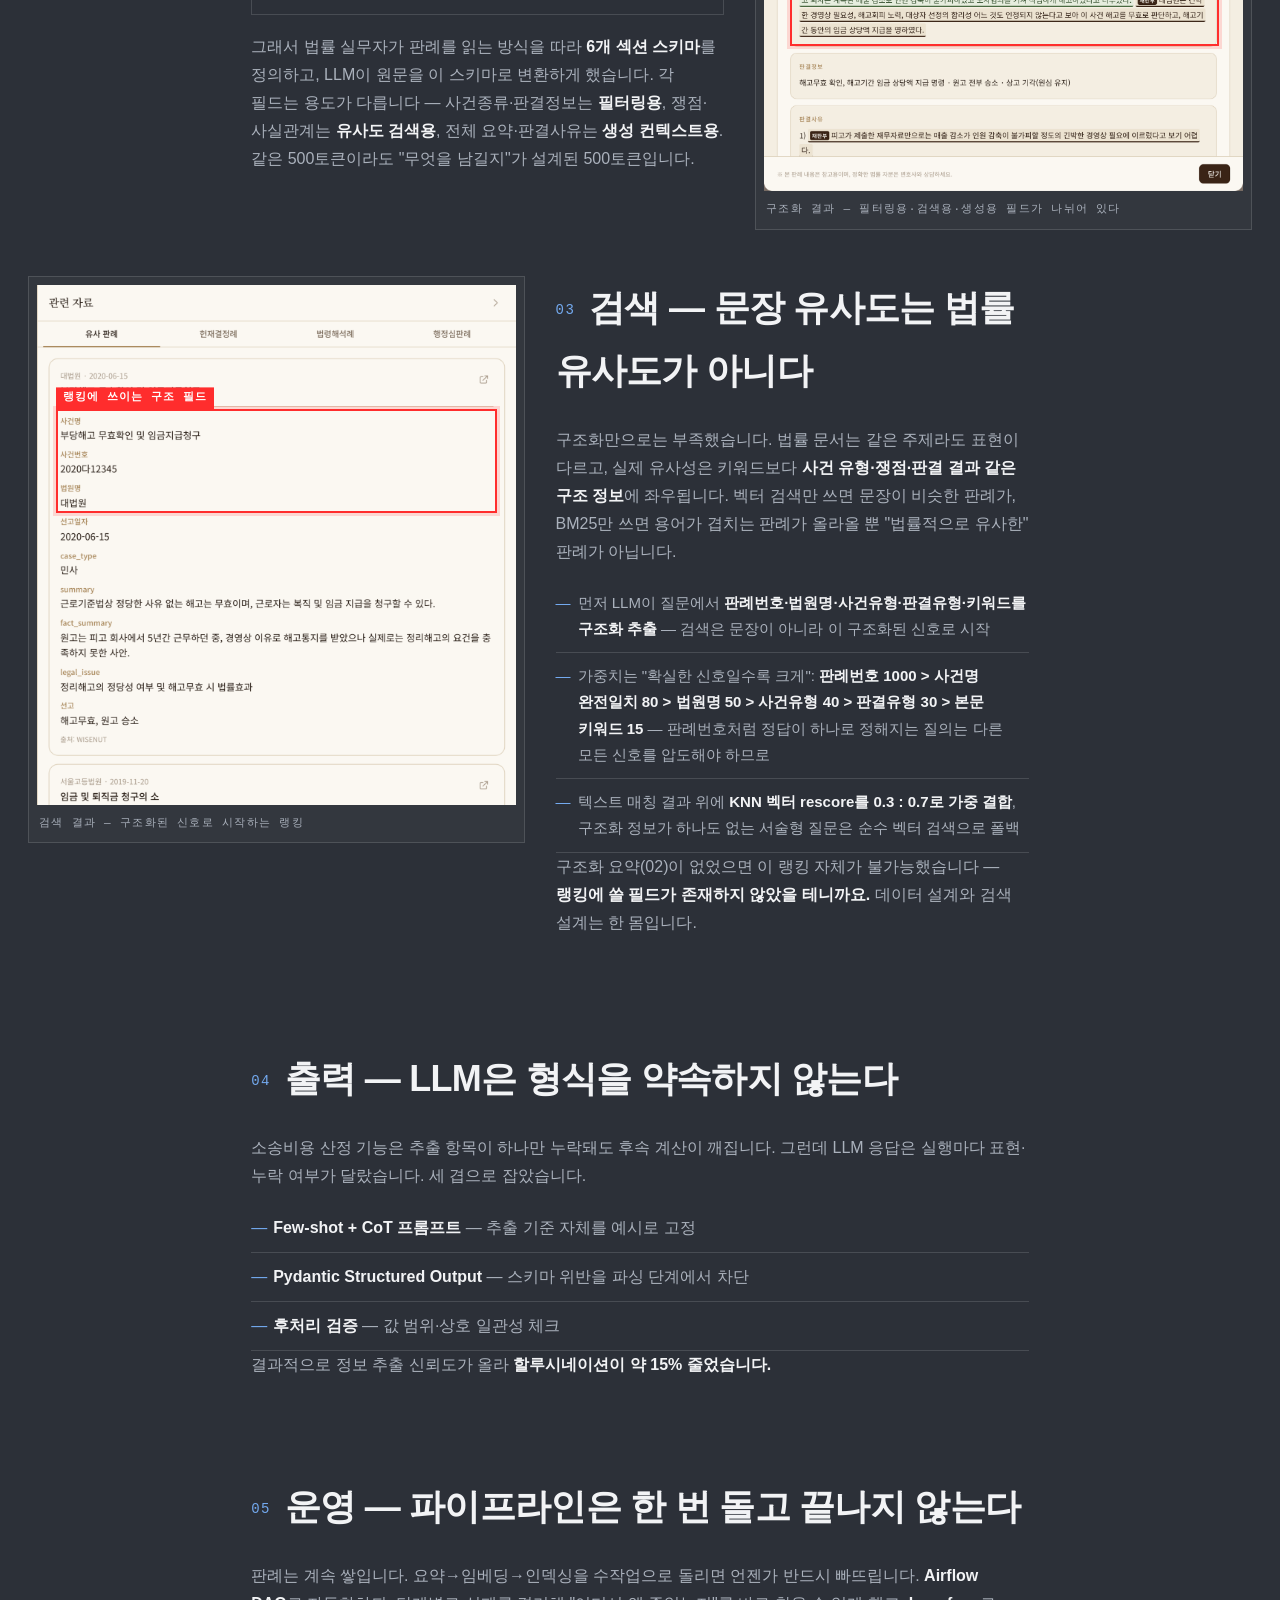
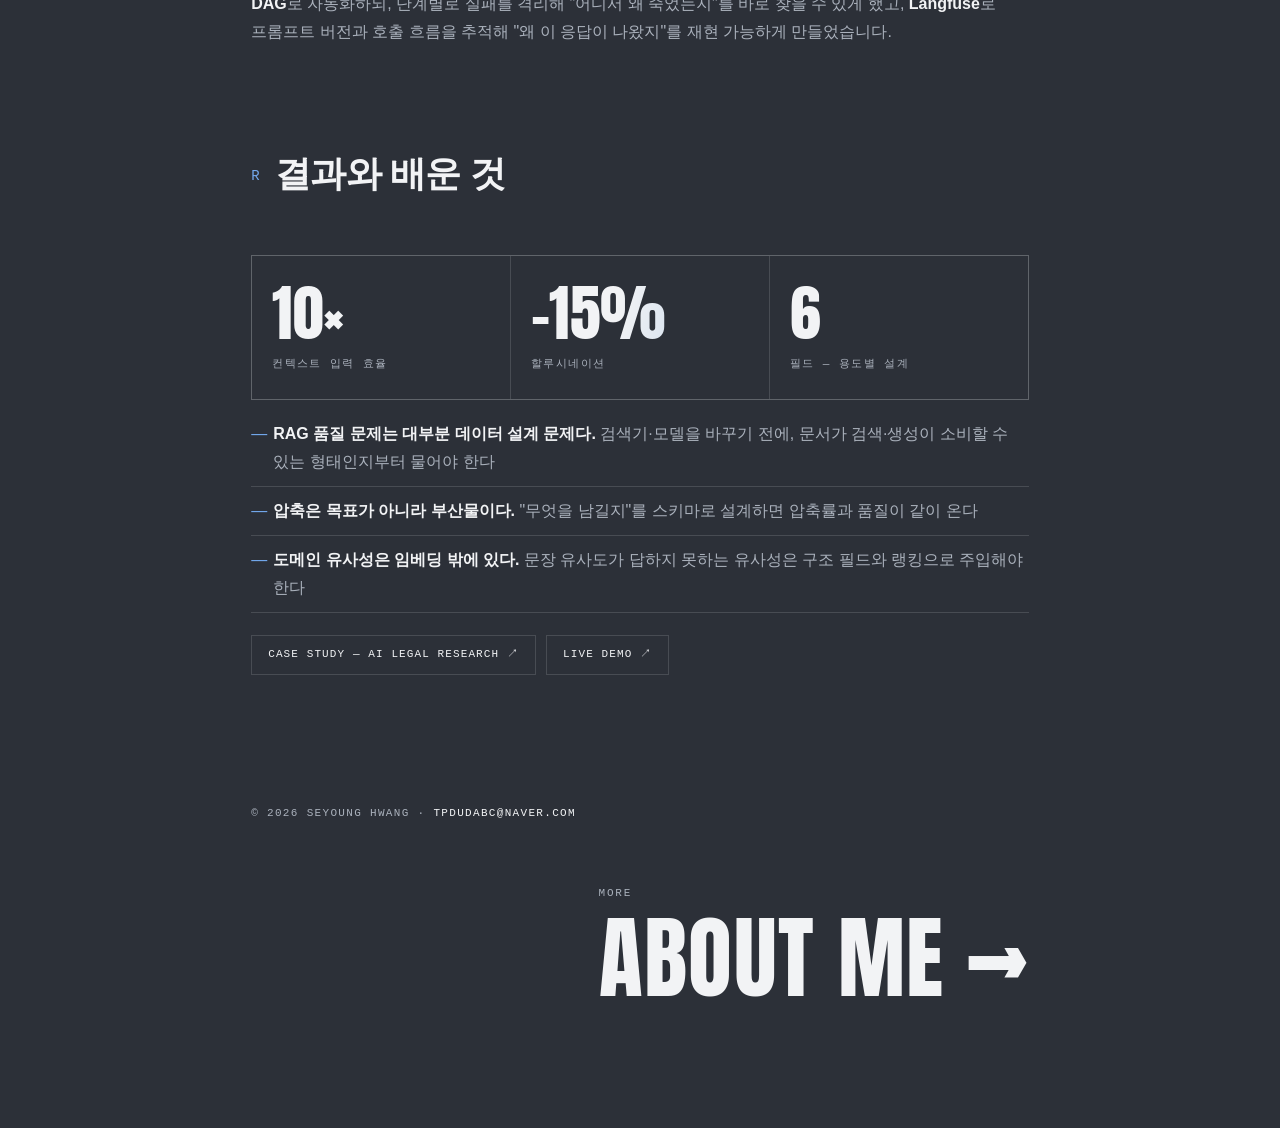
<file: works/deep-dive.html>
<!doctype html>
<html lang="ko">
<meta charset="utf-8">
<meta name="viewport" content="width=device-width,initial-scale=1">
<title>판례 5,000토큰을 500으로 — 황세영</title>
<meta property="og:type" content="website">
<meta property="og:title" content="판례 5,000토큰을 500으로 — 황세영">
<meta property="og:description" content="장문 판례가 RAG를 망가뜨리는 3가지 방식과, 요약이 아닌 재설계로 푼 과정.">
<meta property="og:url" content="https://syoooooung.github.io/portfolio/works/deep-dive.html">
<meta property="og:image" content="https://syoooooung.github.io/portfolio/assets/og.png">
<meta name="twitter:card" content="summary_large_image">
<meta name="description" content="장문 판례가 RAG를 망가뜨리는 3가지 방식과, 요약이 아닌 재설계로 푼 과정.">

<link rel="preconnect" href="https://fonts.gstatic.com" crossorigin>
<link rel="stylesheet" href="https://fonts.googleapis.com/css2?family=Anton&display=swap">
<link rel="stylesheet" href="../assets/style.css">

<header class="hero" style="min-height:60vh">
  <canvas data-hue="0.3"></canvas>
  <nav class="overlay"><a href="../index.html">← Index</a><a href="legal-assistant.html">Case Study</a></nav>
  <div class="hero-inner">
    <p class="kicker">Deep Dive · AI Legal Research Assistant</p>
    <h1 class="display">5,000 Tokens <br>→ 500</h1>
    <p class="sub">장문 판례가 RAG를 망가뜨리는 3가지 방식과, "요약"이 아니라 "재설계"로 푼 과정.</p>
    <a class="hero-cta" href="https://syoooooung.github.io/ai-legal-demo/">▶ Live Demo ↗</a>
  </div>
</header>
<div class="marquee"><div>구조화 요약 · 하이브리드 검색 · 도메인 랭킹 · Structured Output · Few-shot + CoT · Airflow · &nbsp;</div><div>구조화 요약 · 하이브리드 검색 · 도메인 랭킹 · Structured Output · Few-shot + CoT · Airflow · &nbsp;</div></div>

<main>
  <h2><span class="no">01</span>문제 — 원문을 넣으면 다 나빠진다</h2>
  <p>판례 원문은 평균 5,000토큰이 넘고, 사건마다 서술 방식의 편차가 큽니다. 원문을 그대로
  청킹해서 RAG에 넣었을 때 세 가지가 동시에 무너졌습니다.</p>
  <ul class="plain">
    <li><strong>검색</strong> — 핵심 쟁점보다 주변 서술(절차 경과, 당사자 주장 나열)이 청크의 대부분을 차지해, 임베딩이 "이 판례가 무엇에 관한 것인가"를 반영하지 못함</li>
    <li><strong>생성</strong> — 유사 판례 몇 건만 넣어도 컨텍스트가 차서, LLM이 정작 비교·분석에 쓸 여유가 없음</li>
    <li><strong>비용</strong> — 질의당 입력 토큰이 판례 수에 비례해 폭증</li>
  </ul>
  <p>즉 이것은 "요약을 잘하면 되는" 문제가 아니라, <strong>판례라는 문서를 검색·생성이 소비할 수 있는
  형태로 다시 설계해야 하는</strong> 문제였습니다.</p>

  <h2><span class="no">02</span>왜 단순 요약으론 안 되나</h2>
  <div class="split">
    <div>
    <p>N줄 요약 같은 자유형 요약은 압축률은 좋지만 두 가지를 잃습니다. 첫째, <strong>어떤 정보가
    살아남을지 통제할 수 없습니다.</strong> 검색에 필요한 건 쟁점·사건종류·판결결과인데, 요약마다
    들어있기도 하고 빠져 있기도 합니다. 둘째, <strong>필드로 조회할 수 없습니다.</strong> "손해배상 사건 중
    원고 승소"처럼 구조 조건으로 거르려면 요약이 아니라 스키마가 필요합니다.</p>
    <div class="flow">판례 원문 → LLM 구조화 → <em>사건종류 · 전체 요약 · 판결정보 · 판결사유 · 사실관계 · 쟁점</em> (6개 섹션)</div>
    <p>그래서 법률 실무자가 판례를 읽는 방식을 따라 <strong>6개 섹션 스키마</strong>를 정의하고, LLM이
    원문을 이 스키마로 변환하게 했습니다. 각 필드는 용도가 다릅니다 — 사건종류·판결정보는
    <strong>필터링용</strong>, 쟁점·사실관계는 <strong>유사도 검색용</strong>, 전체 요약·판결사유는 <strong>생성 컨텍스트용</strong>.
    같은 500토큰이라도 "무엇을 남길지"가 설계된 500토큰입니다.</p>
    </div>
    <figure class="shot">
      <span class="frame">
        <img src="../assets/shots/legal-modal.png" alt="판례 해석 화면 — 6개 섹션 스키마와 주체별 색 분류" loading="lazy">
        <span class="mark" style="--x:5.4%;--y:32%;--w:89.5%;--h:34%"><b>6개 섹션 스키마</b></span>
      </span>
      <figcaption class="figcap">구조화 결과 — 필터링용·검색용·생성용 필드가 나뉘어 있다</figcaption>
    </figure>
  </div>
  <div class="split rev">
    <div>
    <h2><span class="no">03</span>검색 — 문장 유사도는 법률 유사도가 아니다</h2>
    <p>구조화만으로는 부족했습니다. 법률 문서는 같은 주제라도 표현이 다르고, 실제 유사성은
    키워드보다 <strong>사건 유형·쟁점·판결 결과 같은 구조 정보</strong>에 좌우됩니다. 벡터 검색만 쓰면
    문장이 비슷한 판례가, BM25만 쓰면 용어가 겹치는 판례가 올라올 뿐 "법률적으로 유사한"
    판례가 아닙니다.</p>
    <ul class="plain">
      <li>먼저 LLM이 질문에서 <strong>판례번호·법원명·사건유형·판결유형·키워드를 구조화 추출</strong> — 검색은 문장이 아니라 이 구조화된 신호로 시작</li>
      <li>가중치는 "확실한 신호일수록 크게": <strong>판례번호 1000 &gt; 사건명 완전일치 80 &gt; 법원명 50 &gt; 사건유형 40 &gt; 판결유형 30 &gt; 본문 키워드 15</strong> — 판례번호처럼 정답이 하나로 정해지는 질의는 다른 모든 신호를 압도해야 하므로</li>
      <li>텍스트 매칭 결과 위에 <strong>KNN 벡터 rescore를 0.3 : 0.7로 가중 결합</strong>, 구조화 정보가 하나도 없는 서술형 질문은 순수 벡터 검색으로 폴백</li>
    </ul>
    <p>구조화 요약(02)이 없었으면 이 랭킹 자체가 불가능했습니다 — <strong>랭킹에 쓸 필드가
    존재하지 않았을 테니까요.</strong> 데이터 설계와 검색 설계는 한 몸입니다.</p>
    </div>
    <figure class="shot">
      <span class="frame">
        <img src="../assets/shots/legal-panel.png" alt="유사 판례 검색 결과 — 사건번호·법원명 등 구조 필드가 랭킹에 쓰인 결과" loading="lazy">
        <span class="mark" style="--x:4%;--y:24%;--w:92%;--h:20%"><b>랭킹에 쓰이는 구조 필드</b></span>
      </span>
      <figcaption class="figcap">검색 결과 — 구조화된 신호로 시작하는 랭킹</figcaption>
    </figure>
  </div>
  <h2><span class="no">04</span>출력 — LLM은 형식을 약속하지 않는다</h2>
  <p>소송비용 산정 기능은 추출 항목이 하나만 누락돼도 후속 계산이 깨집니다. 그런데 LLM 응답은
  실행마다 표현·누락 여부가 달랐습니다. 세 겹으로 잡았습니다.</p>
  <ul class="plain">
    <li><strong>Few-shot + CoT 프롬프트</strong> — 추출 기준 자체를 예시로 고정</li>
    <li><strong>Pydantic Structured Output</strong> — 스키마 위반을 파싱 단계에서 차단</li>
    <li><strong>후처리 검증</strong> — 값 범위·상호 일관성 체크</li>
  </ul>
  <p>결과적으로 정보 추출 신뢰도가 올라 <strong>할루시네이션이 약 15% 줄었습니다.</strong></p>

  <h2><span class="no">05</span>운영 — 파이프라인은 한 번 돌고 끝나지 않는다</h2>
  <p>판례는 계속 쌓입니다. 요약→임베딩→인덱싱을 수작업으로 돌리면 언젠가 반드시 빠뜨립니다.
  <strong>Airflow DAG</strong>로 자동화하되, 단계별로 실패를 격리해 "어디서 왜 죽었는지"를 바로 찾을 수
  있게 했고, <strong>Langfuse</strong>로 프롬프트 버전과 호출 흐름을 추적해 "왜 이 응답이 나왔지"를
  재현 가능하게 만들었습니다.</p>

  <h2><span class="no">R</span>결과와 배운 것</h2>
  <section class="impact">
    <div><b>10×</b><span>컨텍스트 입력 효율</span></div>
    <div><b>−15%</b><span>할루시네이션</span></div>
    <div><b>6</b><span>필드 — 용도별 설계</span></div>
  </section>
  <ul class="plain">
    <li><strong>RAG 품질 문제는 대부분 데이터 설계 문제다.</strong> 검색기·모델을 바꾸기 전에, 문서가 검색·생성이 소비할 수 있는 형태인지부터 물어야 한다</li>
    <li><strong>압축은 목표가 아니라 부산물이다.</strong> "무엇을 남길지"를 스키마로 설계하면 압축률과 품질이 같이 온다</li>
    <li><strong>도메인 유사성은 임베딩 밖에 있다.</strong> 문장 유사도가 답하지 못하는 유사성은 구조 필드와 랭킹으로 주입해야 한다</li>
  </ul>

  <div class="links">
    <a href="legal-assistant.html">Case Study — AI Legal Research ↗</a>
    <a href="https://syoooooung.github.io/ai-legal-demo/">Live Demo ↗</a>
  </div>
</main>
<footer>
  <span>© 2026 Seyoung Hwang · <a href="mailto:tpdudabc@naver.com">tpdudabc@naver.com</a></span>
  <a class="next" href="../about.html"><small>More</small>About Me →</a>
</footer>
<script src="../assets/case.js"></script>
</html>
</file>
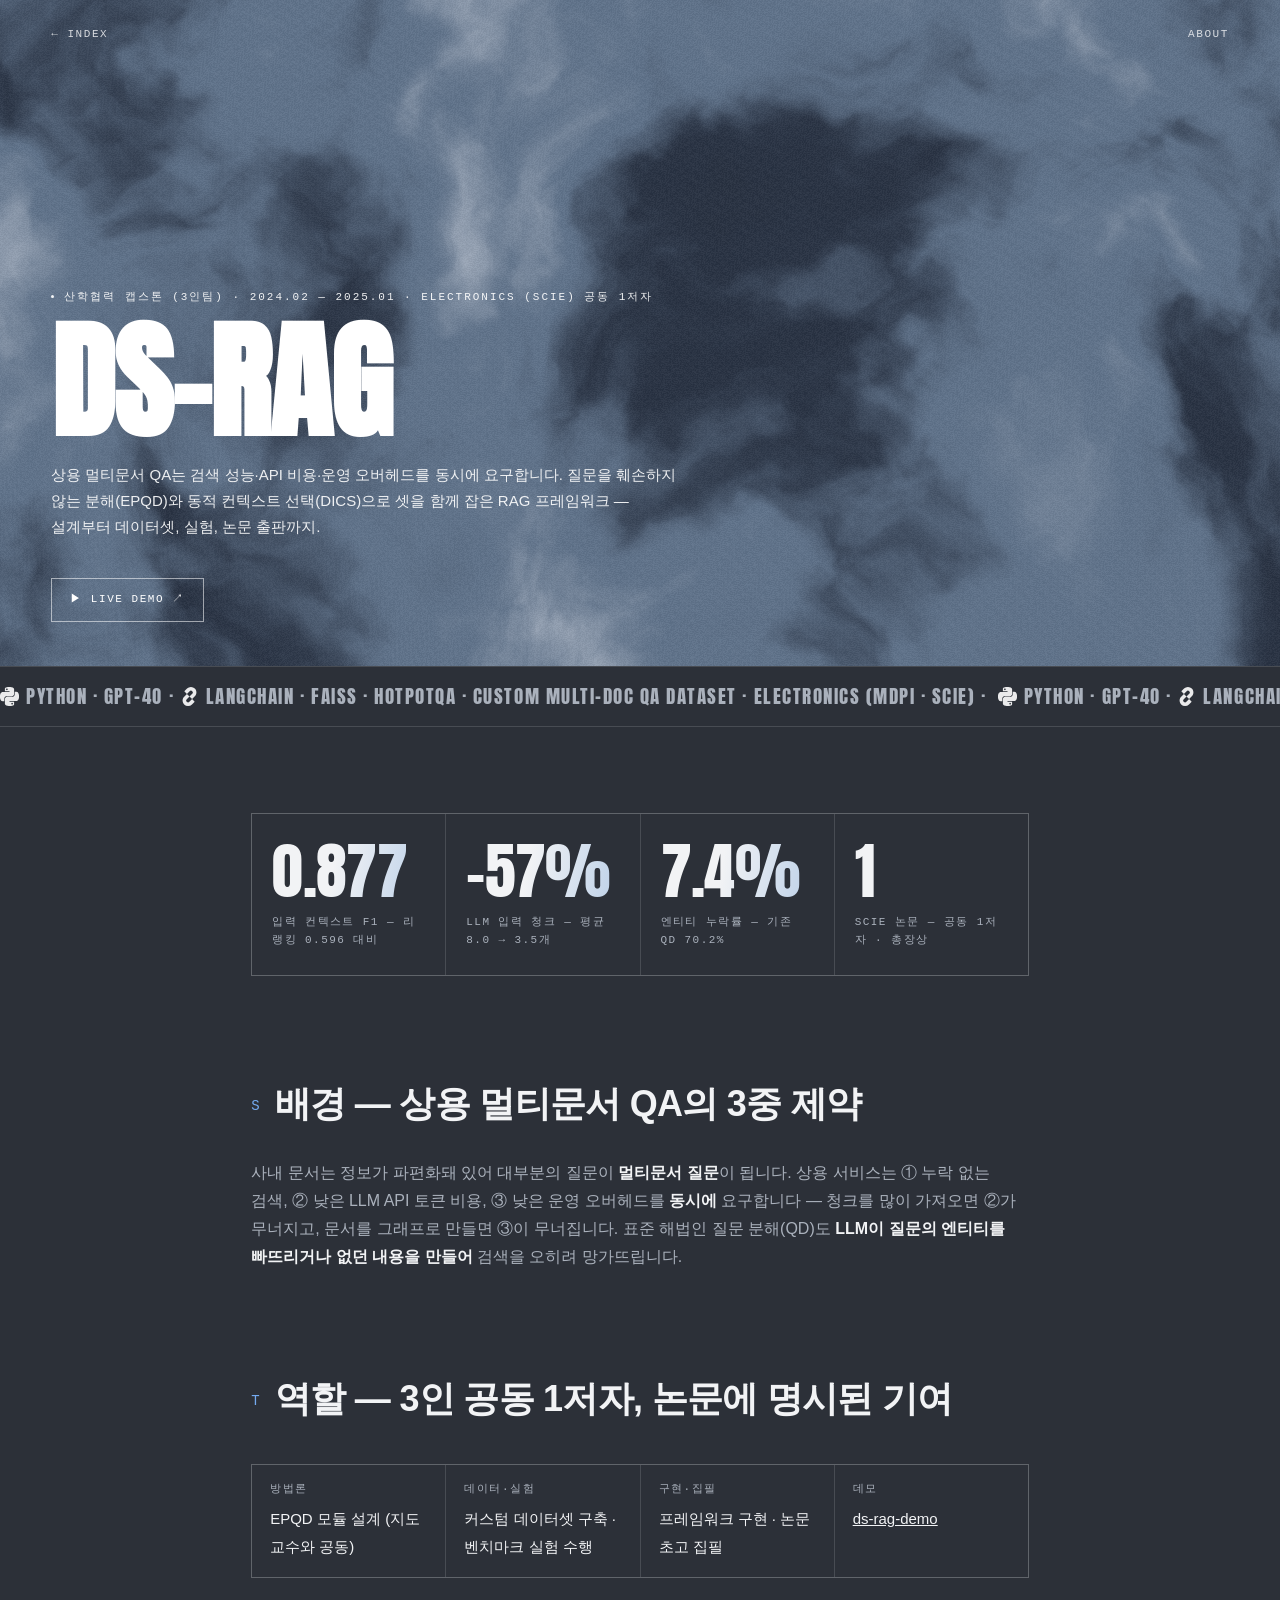
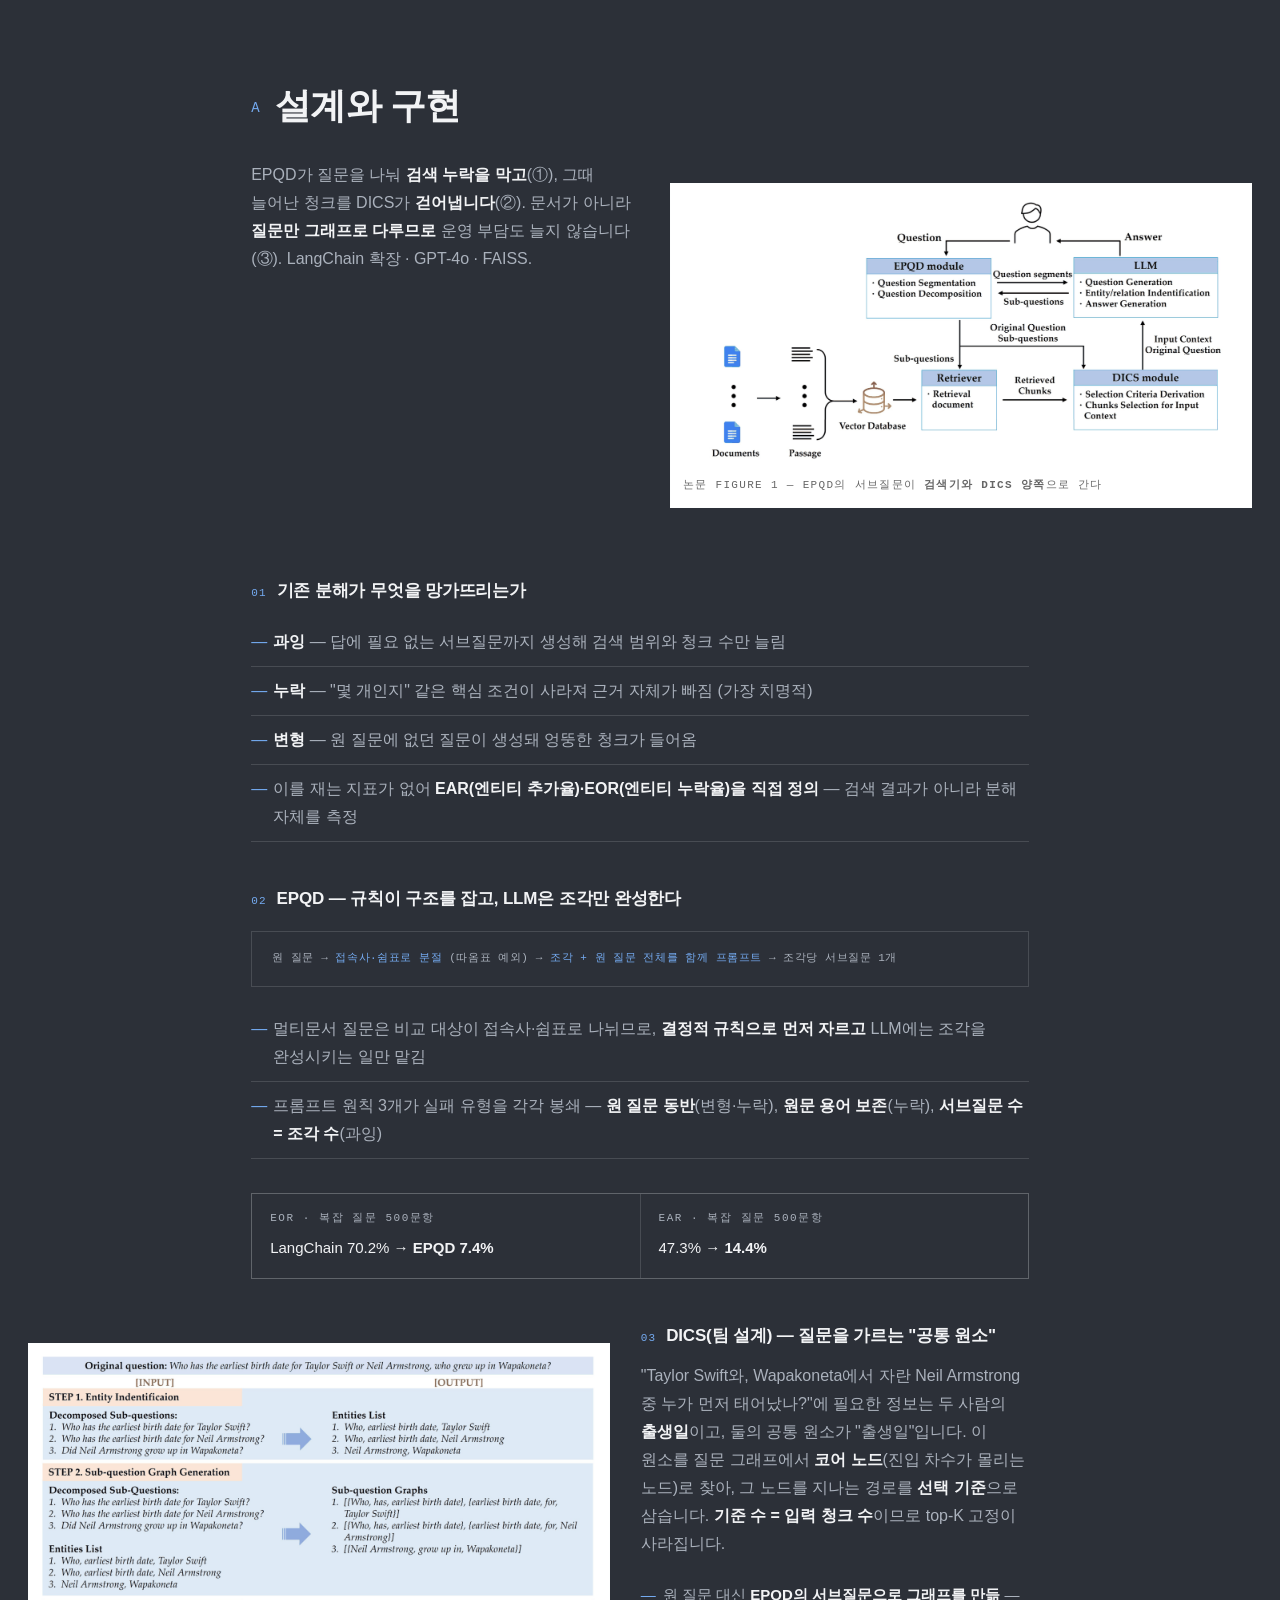
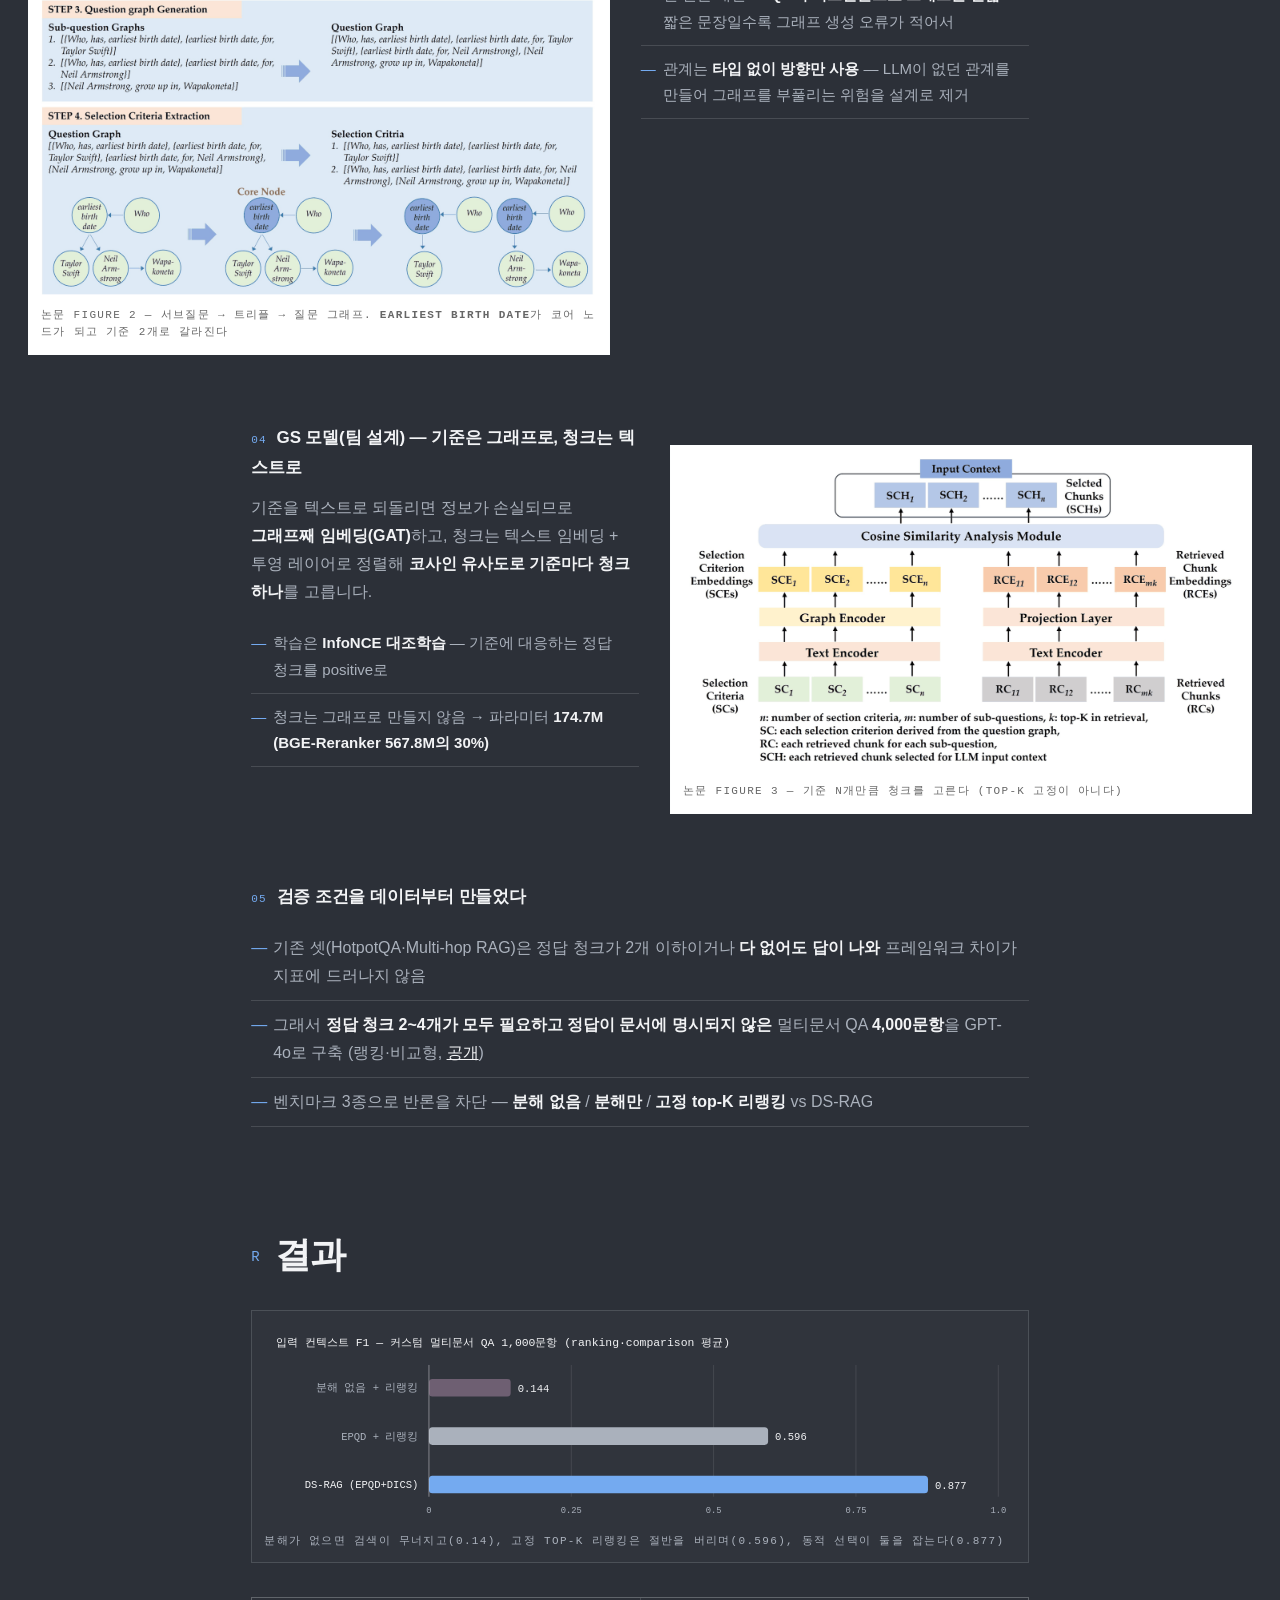
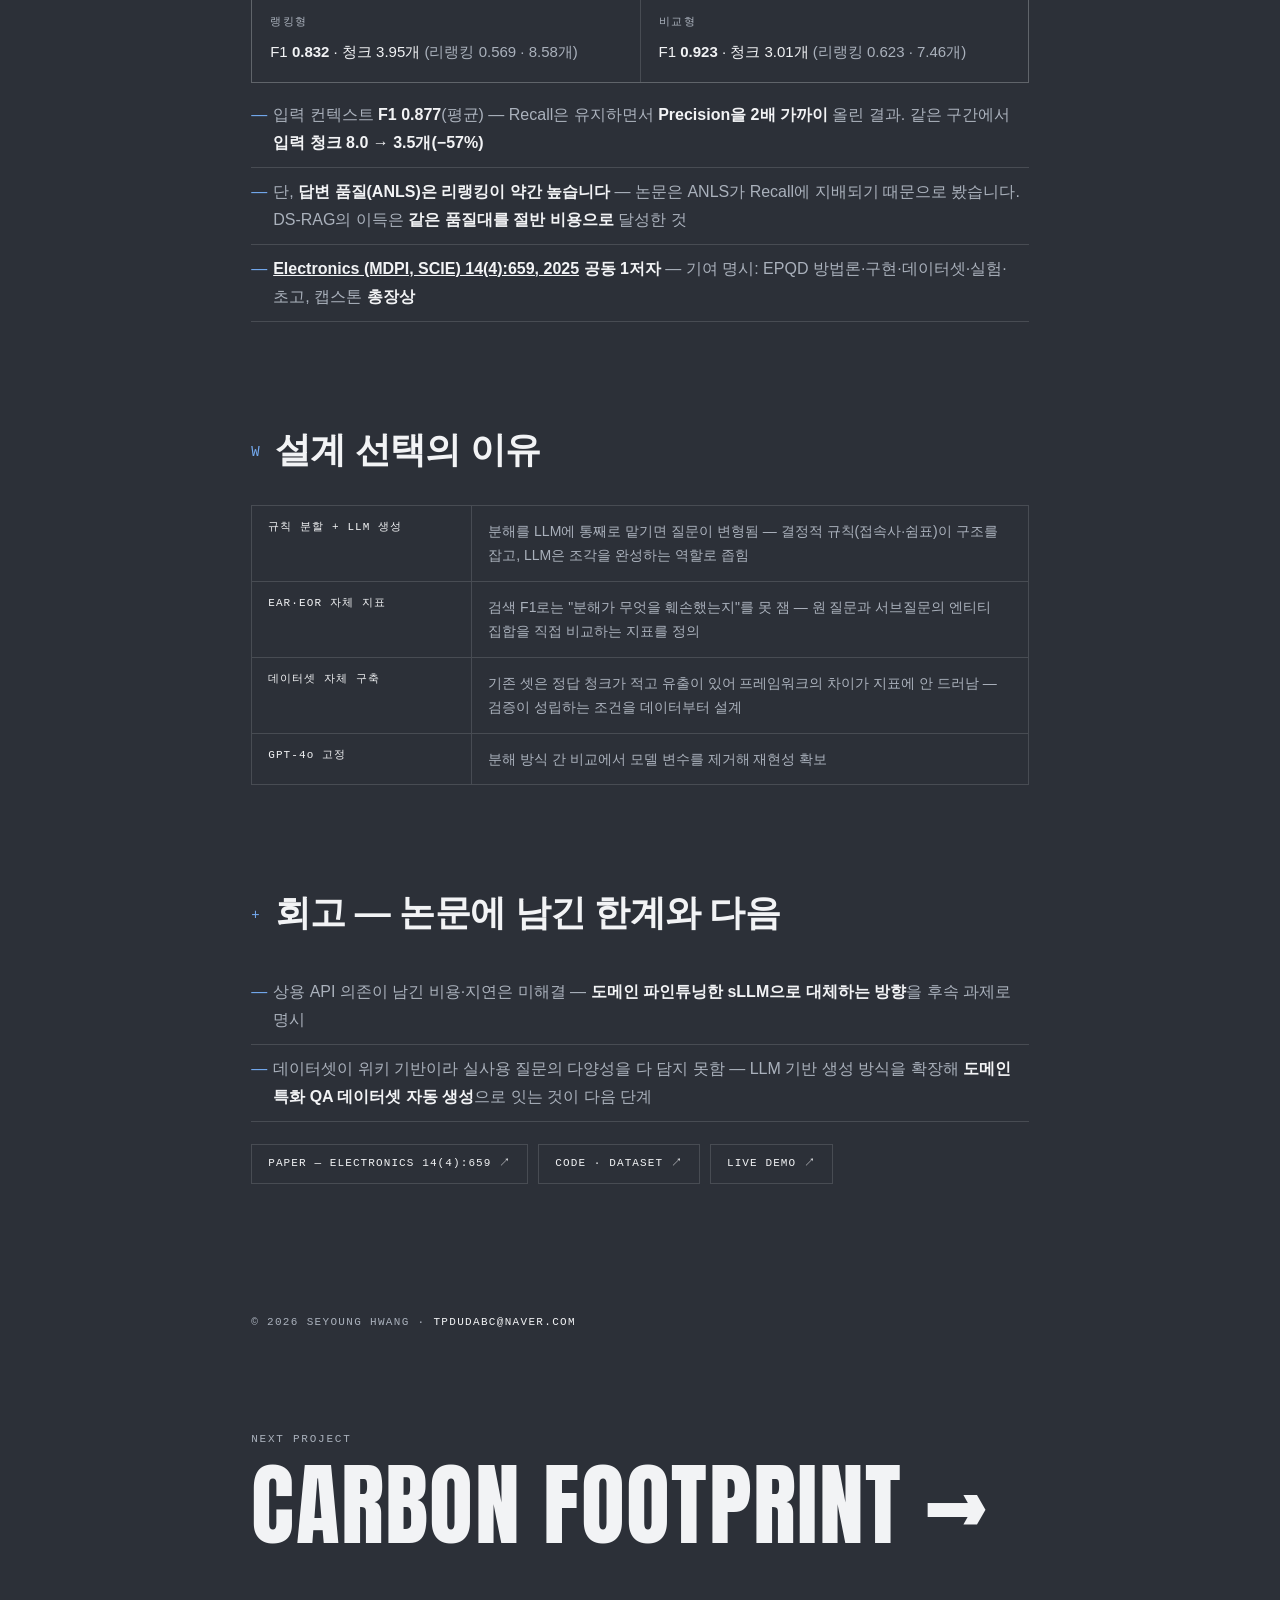
<file: works/ds-rag.html>
<!doctype html>
<html lang="ko">
<meta charset="utf-8">
<meta name="viewport" content="width=device-width,initial-scale=1">
<title>DS-RAG — 황세영</title>
<meta property="og:type" content="website">
<meta property="og:title" content="DS-RAG — 황세영">
<meta property="og:description" content="상용 멀티문서 QA를 위한 RAG 프레임워크. 의미 보존 질문 분해(EPQD)와 커스텀 데이터셋·실험을 담당, SCIE 논문 공동 1저자. F1 0.596→0.877, 입력 청크 절반.">
<meta property="og:url" content="https://syoooooung.github.io/portfolio/works/ds-rag.html">
<meta property="og:image" content="https://syoooooung.github.io/portfolio/assets/og.png">
<meta name="twitter:card" content="summary_large_image">
<meta name="description" content="상용 멀티문서 QA를 위한 RAG 프레임워크. 의미 보존 질문 분해(EPQD)와 커스텀 데이터셋·실험을 담당, SCIE 논문 공동 1저자.">
<link rel="preconnect" href="https://fonts.gstatic.com" crossorigin>
<link rel="stylesheet" href="https://fonts.googleapis.com/css2?family=Anton&display=swap">
<link rel="stylesheet" href="../assets/style.css">

<header class="hero">
  <canvas data-hue="0.55"></canvas>
  <nav class="overlay"><a href="../index.html">← Index</a><a href="../about.html">About</a></nav>
  <div class="hero-inner">
    <p class="kicker">산학협력 캡스톤 (3인팀) · 2024.02 — 2025.01 · Electronics (SCIE) 공동 1저자</p>
    <h1 class="display">DS-RAG</h1>
    <p class="sub">상용 멀티문서 QA는 검색 성능·API 비용·운영 오버헤드를 동시에 요구합니다.
    질문을 훼손하지 않는 분해(EPQD)와 동적 컨텍스트 선택(DICS)으로 셋을 함께 잡은 RAG 프레임워크 —
    설계부터 데이터셋, 실험, 논문 출판까지.</p>
    <a class="hero-cta" href="https://syoooooung.github.io/ds-rag-demo/">▶ Live Demo ↗</a>
  </div>
</header>
<div class="marquee"><div><img src="../assets/icons/python.svg" alt="">Python · GPT-4o · <img src="../assets/icons/langchain.svg" alt="">LangChain · FAISS · HotpotQA · Custom Multi-Doc QA Dataset · Electronics (MDPI · SCIE) · &nbsp;</div><div aria-hidden="true"><img src="../assets/icons/python.svg" alt="">Python · GPT-4o · <img src="../assets/icons/langchain.svg" alt="">LangChain · FAISS · HotpotQA · Custom Multi-Doc QA Dataset · Electronics (MDPI · SCIE) · &nbsp;</div></div>

<main>
  <section class="impact">
    <div><b>0.877</b><span>입력 컨텍스트 F1 — 리랭킹 0.596 대비</span></div>
    <div><b>−57%</b><span>LLM 입력 청크 — 평균 8.0 → 3.5개</span></div>
    <div><b>7.4%</b><span>엔티티 누락률 — 기존 QD 70.2%</span></div>
    <div><b>1</b><span>SCIE 논문 — 공동 1저자 · 총장상</span></div>
  </section>

  <h2><span class="no">S</span>배경 — 상용 멀티문서 QA의 3중 제약</h2>
  <p>사내 문서는 정보가 파편화돼 있어 대부분의 질문이 <strong>멀티문서 질문</strong>이 됩니다. 상용 서비스는
  ① 누락 없는 검색, ② 낮은 LLM API 토큰 비용, ③ 낮은 운영 오버헤드를 <strong>동시에</strong> 요구합니다 —
  청크를 많이 가져오면 ②가 무너지고, 문서를 그래프로 만들면 ③이 무너집니다. 표준 해법인 질문 분해(QD)도
  <strong>LLM이 질문의 엔티티를 빠뜨리거나 없던 내용을 만들어</strong> 검색을 오히려 망가뜨립니다.</p>

  <h2><span class="no">T</span>역할 — 3인 공동 1저자, 논문에 명시된 기여</h2>
  <div class="facts">
    <div><b>방법론</b><span>EPQD 모듈 설계 (지도교수와 공동)</span></div>
    <div><b>데이터·실험</b><span>커스텀 데이터셋 구축 · 벤치마크 실험 수행</span></div>
    <div><b>구현·집필</b><span>프레임워크 구현 · 논문 초고 집필</span></div>
    <div><b>데모</b><span><a href="https://syoooooung.github.io/ds-rag-demo/" style="color:var(--ink)">ds-rag-demo</a></span></div>
  </div>

  <h2><span class="no">A</span>설계와 구현</h2>
  <div class="split figwide">
    <div>
    <p>EPQD가 질문을 나눠 <strong>검색 누락을 막고</strong>(①), 그때 늘어난 청크를 DICS가 <strong>걷어냅니다</strong>(②).
    문서가 아니라 <strong>질문만 그래프로 다루므로</strong> 운영 부담도 늘지 않습니다(③).
    LangChain 확장 · GPT-4o · FAISS.</p>
    </div>
    <figure class="figure" style="background:#fff">
      <a href="../assets/img/dsrag-paper-fig1.png" target="_blank" rel="noopener"><img src="../assets/img/dsrag-paper-fig1.png" alt="논문 Figure 1 — DS-RAG 프레임워크 구조: EPQD module, LLM, Retriever, DICS module, Vector Database" loading="lazy"></a>
      <figcaption class="figcap" style="color:#666">논문 Figure 1 — EPQD의 서브질문이 <b>검색기와 DICS 양쪽</b>으로 간다</figcaption>
    </figure>
  </div>

  <h3><span class="no">01</span>기존 분해가 무엇을 망가뜨리는가</h3>
  <ul class="plain">
    <li><strong>과잉</strong> — 답에 필요 없는 서브질문까지 생성해 검색 범위와 청크 수만 늘림</li>
    <li><strong>누락</strong> — "몇 개인지" 같은 핵심 조건이 사라져 근거 자체가 빠짐 (가장 치명적)</li>
    <li><strong>변형</strong> — 원 질문에 없던 질문이 생성돼 엉뚱한 청크가 들어옴</li>
    <li>이를 재는 지표가 없어 <strong>EAR(엔티티 추가율)·EOR(엔티티 누락율)을 직접 정의</strong> — 검색 결과가 아니라 분해 자체를 측정</li>
  </ul>

  <h3><span class="no">02</span>EPQD — 규칙이 구조를 잡고, LLM은 조각만 완성한다</h3>
  <div class="flow">원 질문 → <em>접속사·쉼표로 분절</em> (따옴표 예외) → <em>조각 + 원 질문 전체를 함께 프롬프트</em> → 조각당 서브질문 1개</div>
  <ul class="plain">
    <li>멀티문서 질문은 비교 대상이 접속사·쉼표로 나뉘므로, <strong>결정적 규칙으로 먼저 자르고</strong> LLM에는 조각을 완성시키는 일만 맡김</li>
    <li>프롬프트 원칙 3개가 실패 유형을 각각 봉쇄 — <strong>원 질문 동반</strong>(변형·누락), <strong>원문 용어 보존</strong>(누락), <strong>서브질문 수 = 조각 수</strong>(과잉)</li>
  </ul>
  <div class="facts">
    <div><b>EOR · 복잡 질문 500문항</b><span>LangChain 70.2% → <strong>EPQD 7.4%</strong></span></div>
    <div><b>EAR · 복잡 질문 500문항</b><span>47.3% → <strong>14.4%</strong></span></div>
  </div>

  <div class="split figwide rev">
    <div>
    <h3><span class="no">03</span>DICS(팀 설계) — 질문을 가르는 &quot;공통 원소&quot;</h3>
    <p>"Taylor Swift와, Wapakoneta에서 자란 Neil Armstrong 중 누가 먼저 태어났나?"에 필요한 정보는
    두 사람의 <strong>출생일</strong>이고, 둘의 공통 원소가 "출생일"입니다. 이 원소를 질문 그래프에서
    <strong>코어 노드</strong>(진입 차수가 몰리는 노드)로 찾아, 그 노드를 지나는 경로를 <strong>선택 기준</strong>으로 삼습니다.
    <strong>기준 수 = 입력 청크 수</strong>이므로 top-K 고정이 사라집니다.</p>
    <ul class="plain">
      <li>원 질문 대신 <strong>EPQD의 서브질문으로 그래프를 만듦</strong> — 짧은 문장일수록 그래프 생성 오류가 적어서</li>
      <li>관계는 <strong>타입 없이 방향만 사용</strong> — LLM이 없던 관계를 만들어 그래프를 부풀리는 위험을 설계로 제거</li>
    </ul>
    </div>
    <figure class="figure" style="background:#fff">
      <a href="../assets/img/dsrag-paper-fig2.png" target="_blank" rel="noopener"><img src="../assets/img/dsrag-paper-fig2.png" alt="논문 Figure 2 — 선택 기준 도출 4단계: 엔티티 식별, 서브질문 그래프 생성, 질문 그래프 생성, 코어 노드 기반 선택 기준 추출" loading="lazy"></a>
      <figcaption class="figcap" style="color:#666">논문 Figure 2 — 서브질문 → 트리플 → 질문 그래프. <b>earliest birth date</b>가 코어 노드가 되고 기준 2개로 갈라진다</figcaption>
    </figure>
  </div>

  <div class="split figwide">
    <div>
    <h3><span class="no">04</span>GS 모델(팀 설계) — 기준은 그래프로, 청크는 텍스트로</h3>
    <p>기준을 텍스트로 되돌리면 정보가 손실되므로 <strong>그래프째 임베딩(GAT)</strong>하고, 청크는 텍스트 임베딩 +
    투영 레이어로 정렬해 <strong>코사인 유사도로 기준마다 청크 하나</strong>를 고릅니다.</p>
    <ul class="plain">
      <li>학습은 <strong>InfoNCE 대조학습</strong> — 기준에 대응하는 정답 청크를 positive로</li>
      <li>청크는 그래프로 만들지 않음 → 파라미터 <strong>174.7M (BGE-Reranker 567.8M의 30%)</strong></li>
    </ul>
    </div>
    <figure class="figure" style="background:#fff">
      <a href="../assets/img/dsrag-paper-fig3.png" target="_blank" rel="noopener"><img src="../assets/img/dsrag-paper-fig3.png" alt="논문 Figure 3 — GS 모델 구조: 선택 기준은 그래프 인코더로, 검색된 청크는 투영 레이어로 임베딩해 코사인 유사도로 입력 컨텍스트를 구성" loading="lazy"></a>
      <figcaption class="figcap" style="color:#666">논문 Figure 3 — 기준 n개만큼 청크를 고른다 (top-K 고정이 아니다)</figcaption>
    </figure>
  </div>

  <h3><span class="no">05</span>검증 조건을 데이터부터 만들었다</h3>
  <ul class="plain">
    <li>기존 셋(HotpotQA·Multi-hop RAG)은 정답 청크가 2개 이하이거나 <strong>다 없어도 답이 나와</strong> 프레임워크 차이가 지표에 드러나지 않음</li>
    <li>그래서 <strong>정답 청크 2~4개가 모두 필요하고 정답이 문서에 명시되지 않은</strong> 멀티문서 QA <strong>4,000문항</strong>을 GPT-4o로 구축 (랭킹·비교형, <a href="https://github.com/Mulsanne2/DS-RAG" style="color:var(--ink)">공개</a>)</li>
    <li>벤치마크 3종으로 반론을 차단 — <strong>분해 없음</strong> / <strong>분해만</strong> / <strong>고정 top-K 리랭킹</strong> vs DS-RAG</li>
  </ul>

  <h2><span class="no">R</span>결과</h2>
  <figure class="figure">
  <svg viewBox="0 0 860 230" xmlns="http://www.w3.org/2000/svg" font-family="ui-monospace,SFMono-Regular,Menlo,monospace" role="img" aria-label="입력 컨텍스트 F1 비교: 분해 없는 리랭킹 0.14, EPQD+리랭킹 0.596, DS-RAG 0.877">
    <text x="16" y="28" fill="#f2f3f5" font-size="13">입력 컨텍스트 F1 — 커스텀 멀티문서 QA 1,000문항 (ranking·comparison 평균)</text>
    <g stroke="rgba(242,243,245,.12)"><line x1="190" y1="50" x2="190" y2="200"/><line x1="352" y1="50" x2="352" y2="200"/><line x1="514" y1="50" x2="514" y2="200"/><line x1="676" y1="50" x2="676" y2="200"/><line x1="838" y1="50" x2="838" y2="200"/></g>
    <g fill="#aab1bc" font-size="10"><text x="190" y="218" text-anchor="middle">0</text><text x="352" y="218" text-anchor="middle">0.25</text><text x="514" y="218" text-anchor="middle">0.5</text><text x="676" y="218" text-anchor="middle">0.75</text><text x="838" y="218" text-anchor="middle">1.0</text></g>
    <text x="178" y="80" fill="#aab1bc" font-size="12" text-anchor="end">분해 없음 + 리랭킹</text>
    <rect x="190" y="66" width="93" height="20" rx="4" fill="#6e5f72"/>
    <text x="291" y="81" fill="#f2f3f5" font-size="12">0.144</text>
    <text x="178" y="135" fill="#aab1bc" font-size="12" text-anchor="end">EPQD + 리랭킹</text>
    <rect x="190" y="121" width="386" height="20" rx="4" fill="#aab1bc"/>
    <text x="584" y="136" fill="#f2f3f5" font-size="12">0.596</text>
    <text x="178" y="190" fill="#f2f3f5" font-size="12" text-anchor="end">DS-RAG (EPQD+DICS)</text>
    <rect x="190" y="176" width="568" height="20" rx="4" fill="#74aaf0"/>
    <text x="766" y="191" fill="#f2f3f5" font-size="12">0.877</text>
    <line x1="190" y1="50" x2="190" y2="200" stroke="rgba(242,243,245,.4)"/>
  </svg>
  <figcaption class="figcap">분해가 없으면 검색이 무너지고(0.14), 고정 top-K 리랭킹은 절반을 버리며(0.596), 동적 선택이 둘을 잡는다(0.877)</figcaption>
  </figure>
  <div class="facts">
    <div><b>랭킹형</b><span>F1 <strong>0.832</strong> · 청크 3.95개 <span style="color:var(--dim)">(리랭킹 0.569 · 8.58개)</span></span></div>
    <div><b>비교형</b><span>F1 <strong>0.923</strong> · 청크 3.01개 <span style="color:var(--dim)">(리랭킹 0.623 · 7.46개)</span></span></div>
  </div>
  <ul class="plain">
    <li>입력 컨텍스트 <strong>F1 0.877</strong>(평균) — Recall은 유지하면서 <strong>Precision을 2배 가까이</strong> 올린 결과. 같은 구간에서 <strong>입력 청크 8.0 → 3.5개(−57%)</strong></li>
    <li>단, <strong>답변 품질(ANLS)은 리랭킹이 약간 높습니다</strong> — 논문은 ANLS가 Recall에 지배되기 때문으로 봤습니다. DS-RAG의 이득은 <strong>같은 품질대를 절반 비용으로</strong> 달성한 것</li>
    <li><strong><a href="https://www.mdpi.com/2079-9292/14/4/659" style="color:var(--ink)">Electronics (MDPI, SCIE) 14(4):659, 2025</a> 공동 1저자</strong> — 기여 명시: EPQD 방법론·구현·데이터셋·실험·초고, 캡스톤 <strong>총장상</strong></li>
  </ul>

  <h2><span class="no">W</span>설계 선택의 이유</h2>
  <div class="why">
    <div><b>규칙 분할 + LLM 생성</b><span>분해를 LLM에 통째로 맡기면 질문이 변형됨 — 결정적 규칙(접속사·쉼표)이 구조를 잡고, LLM은 조각을 완성하는 역할로 좁힘</span></div>
    <div><b>EAR·EOR 자체 지표</b><span>검색 F1로는 "분해가 무엇을 훼손했는지"를 못 잼 — 원 질문과 서브질문의 엔티티 집합을 직접 비교하는 지표를 정의</span></div>
    <div><b>데이터셋 자체 구축</b><span>기존 셋은 정답 청크가 적고 유출이 있어 프레임워크의 차이가 지표에 안 드러남 — 검증이 성립하는 조건을 데이터부터 설계</span></div>
    <div><b>GPT-4o 고정</b><span>분해 방식 간 비교에서 모델 변수를 제거해 재현성 확보</span></div>
  </div>

  <h2><span class="no">+</span>회고 — 논문에 남긴 한계와 다음</h2>
  <ul class="plain">
    <li>상용 API 의존이 남긴 비용·지연은 미해결 — <strong>도메인 파인튜닝한 sLLM으로 대체하는 방향</strong>을 후속 과제로 명시</li>
    <li>데이터셋이 위키 기반이라 실사용 질문의 다양성을 다 담지 못함 — LLM 기반 생성 방식을 확장해 <strong>도메인 특화 QA 데이터셋 자동 생성</strong>으로 잇는 것이 다음 단계</li>
  </ul>

  <div class="links">
    <a href="https://www.mdpi.com/2079-9292/14/4/659">Paper — Electronics 14(4):659 ↗</a>
    <a href="https://github.com/Mulsanne2/DS-RAG">Code · Dataset ↗</a>
    <a href="https://syoooooung.github.io/ds-rag-demo/">Live Demo ↗</a>
  </div>
</main>
<footer>
  <span>© 2026 Seyoung Hwang · <a href="mailto:tpdudabc@naver.com">tpdudabc@naver.com</a></span>
  <a class="next" href="carbon-footprint.html"><small>Next Project</small>Carbon Footprint →</a>
</footer>
<script src="../assets/case.js"></script>
</html>
</file>
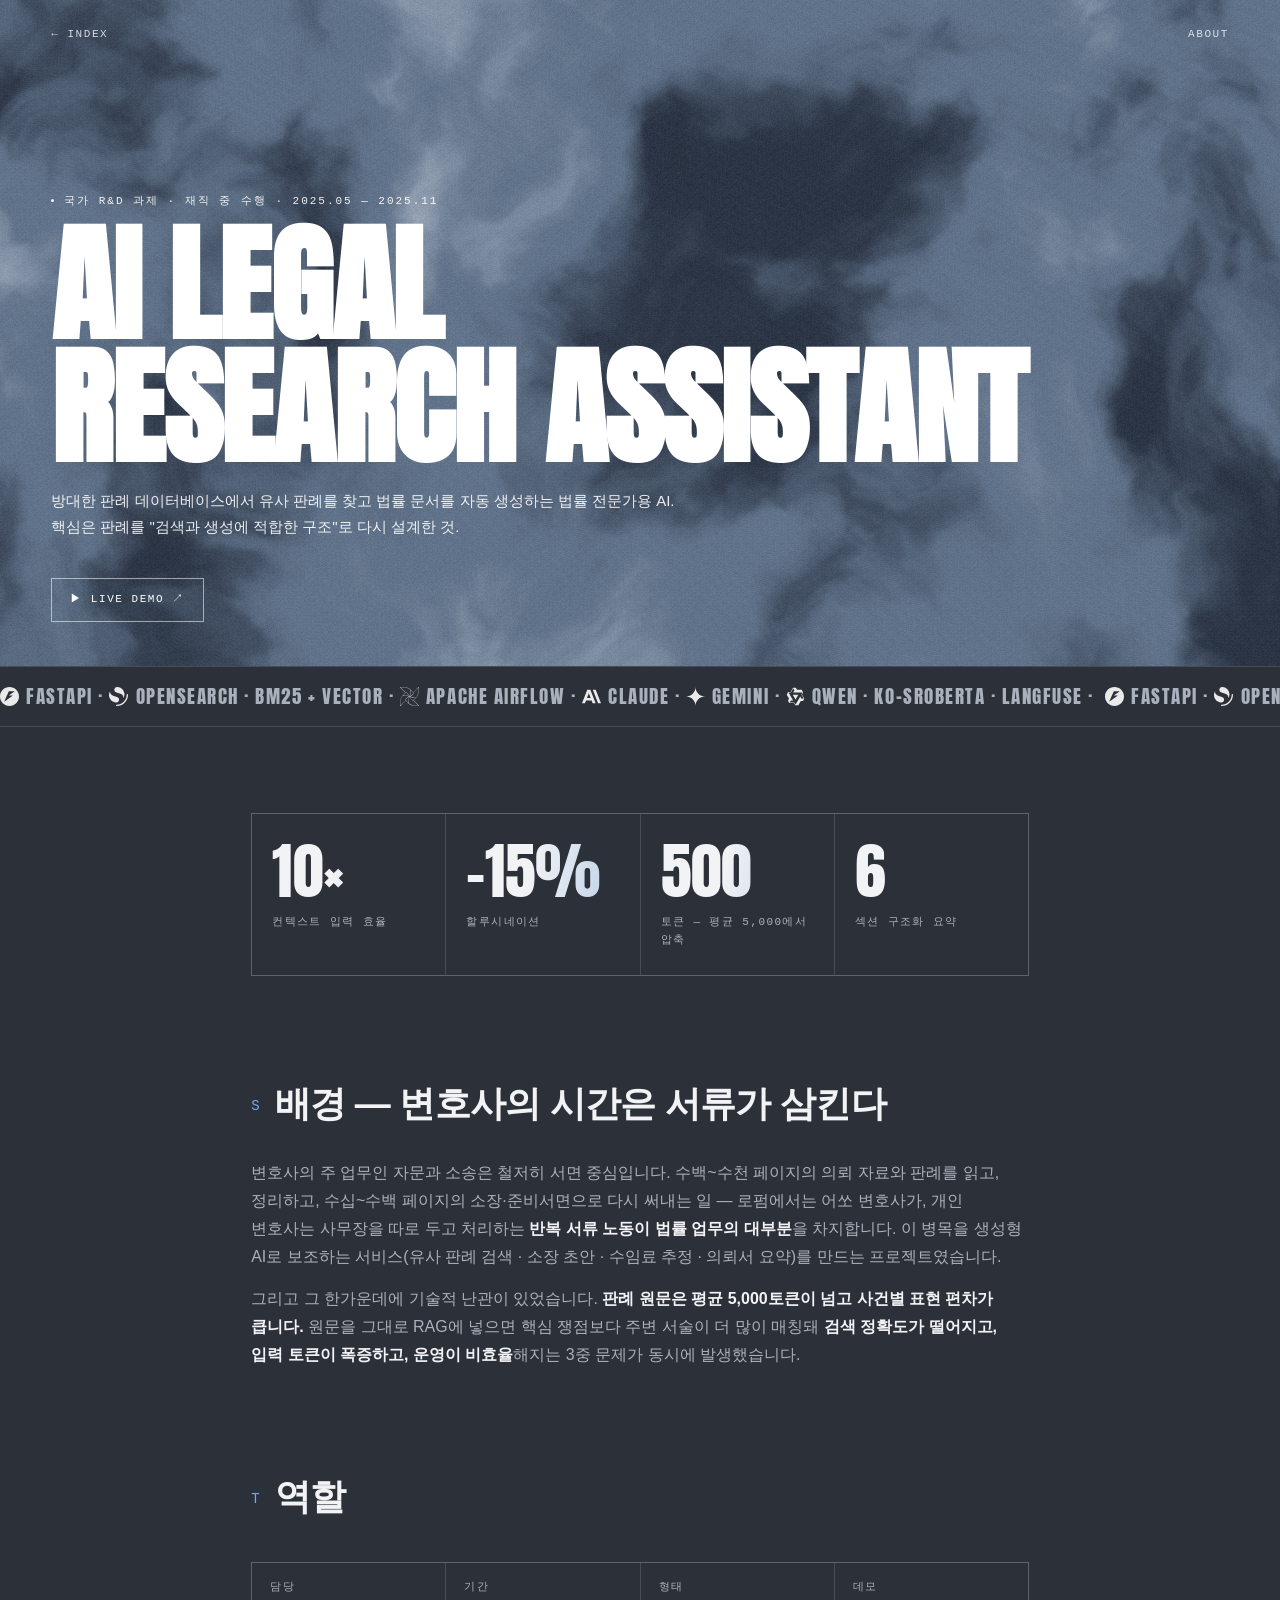
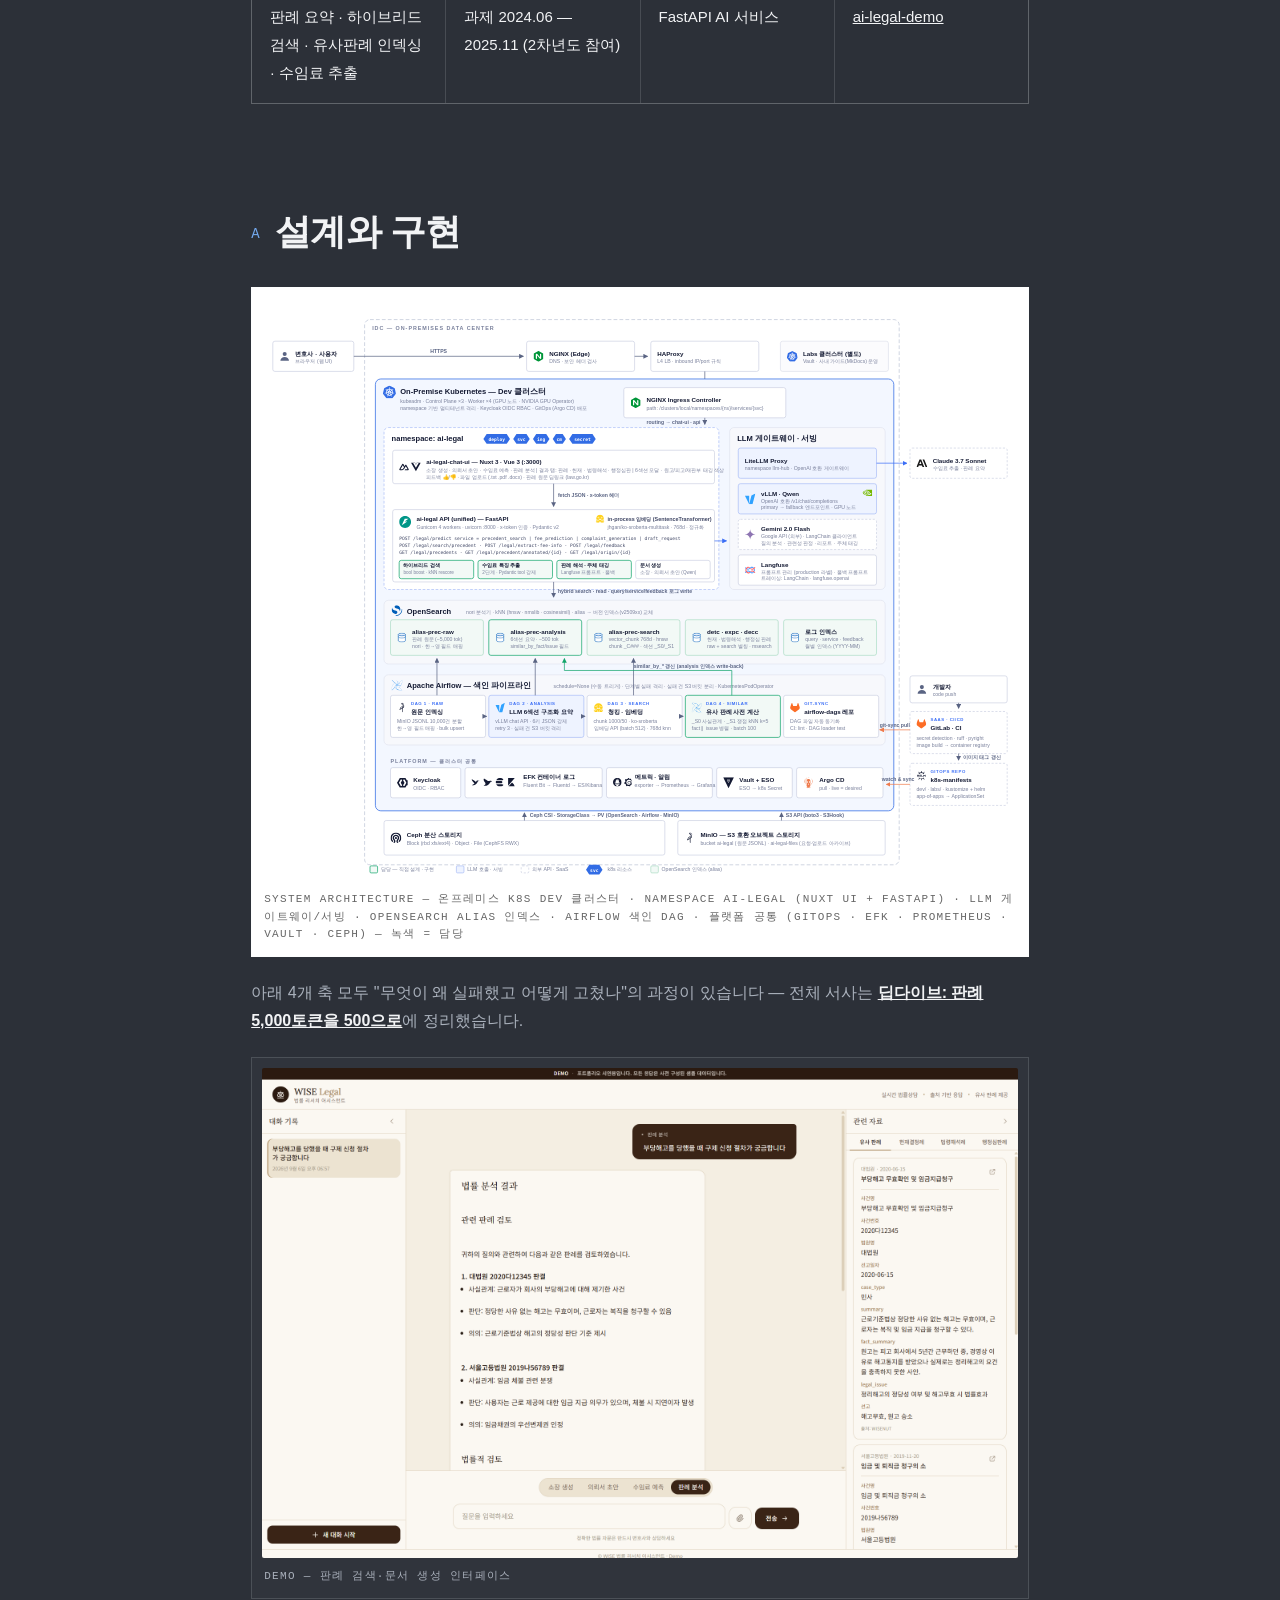
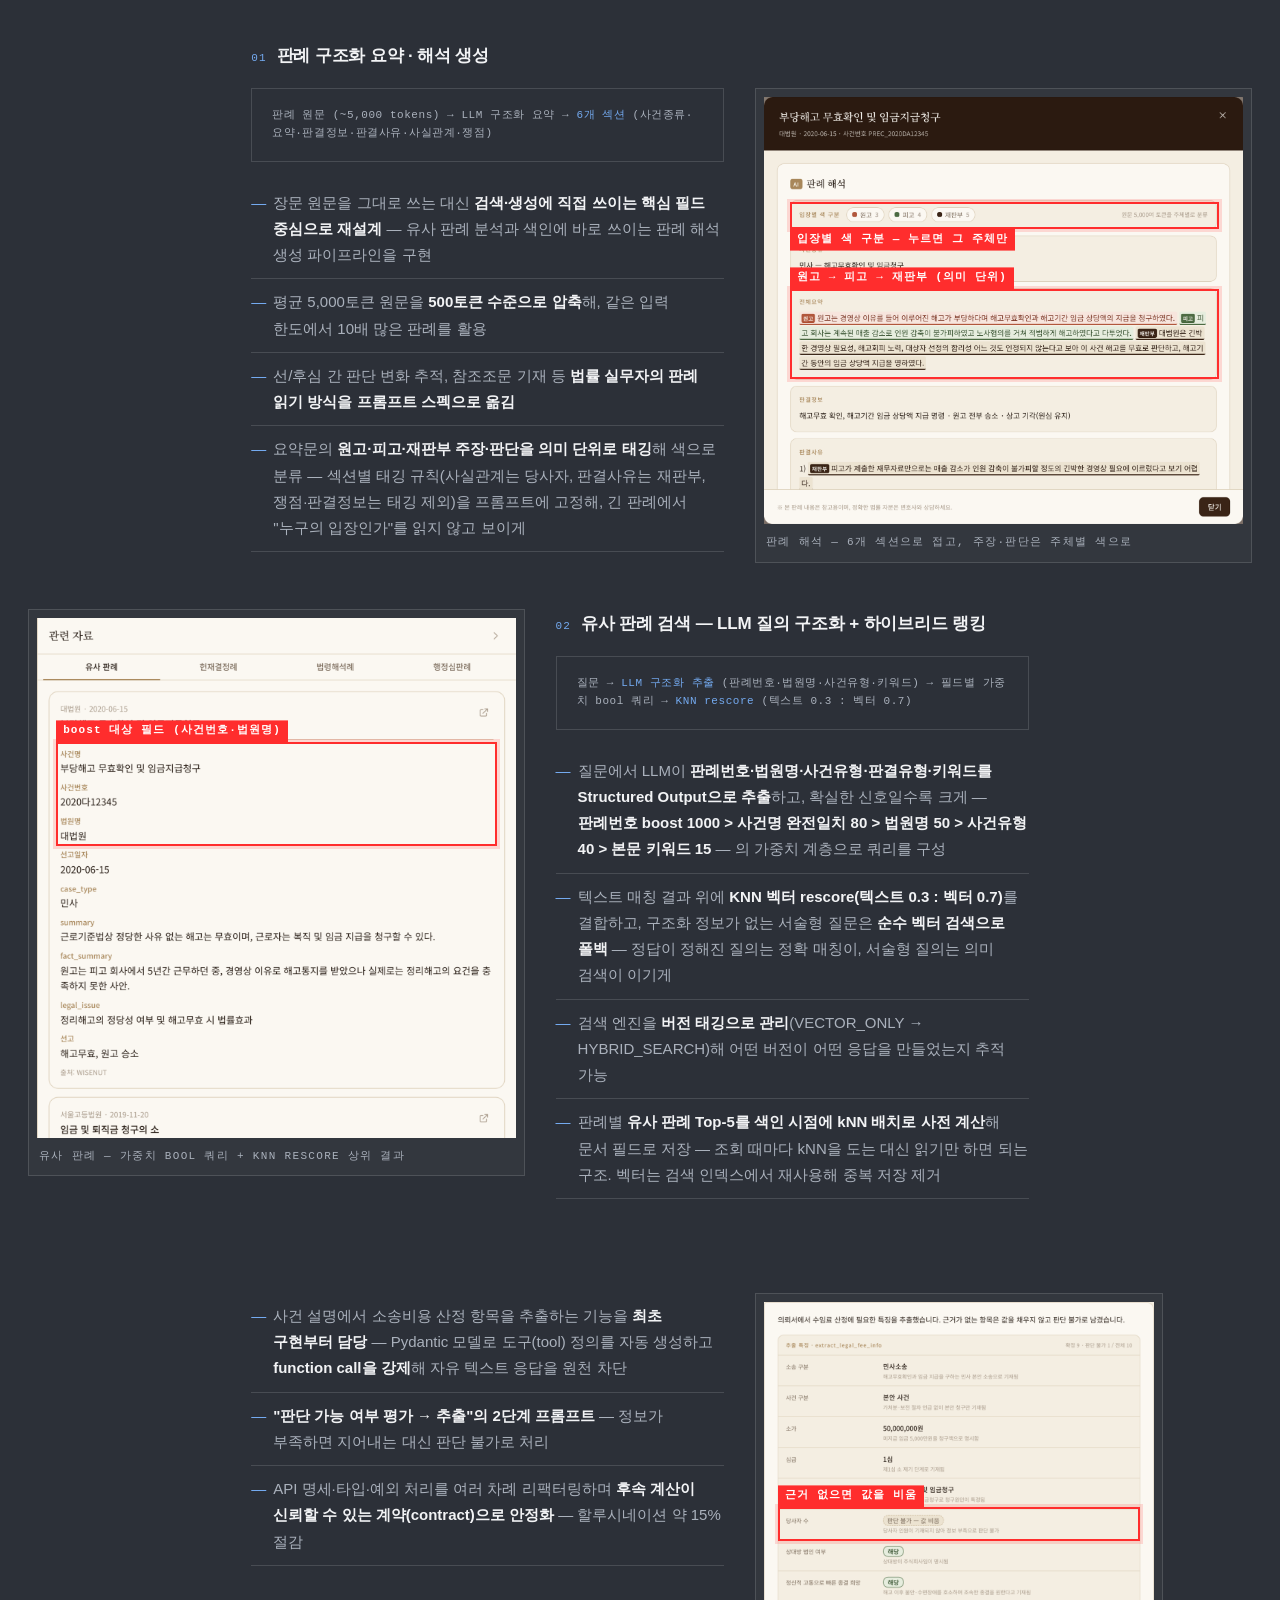
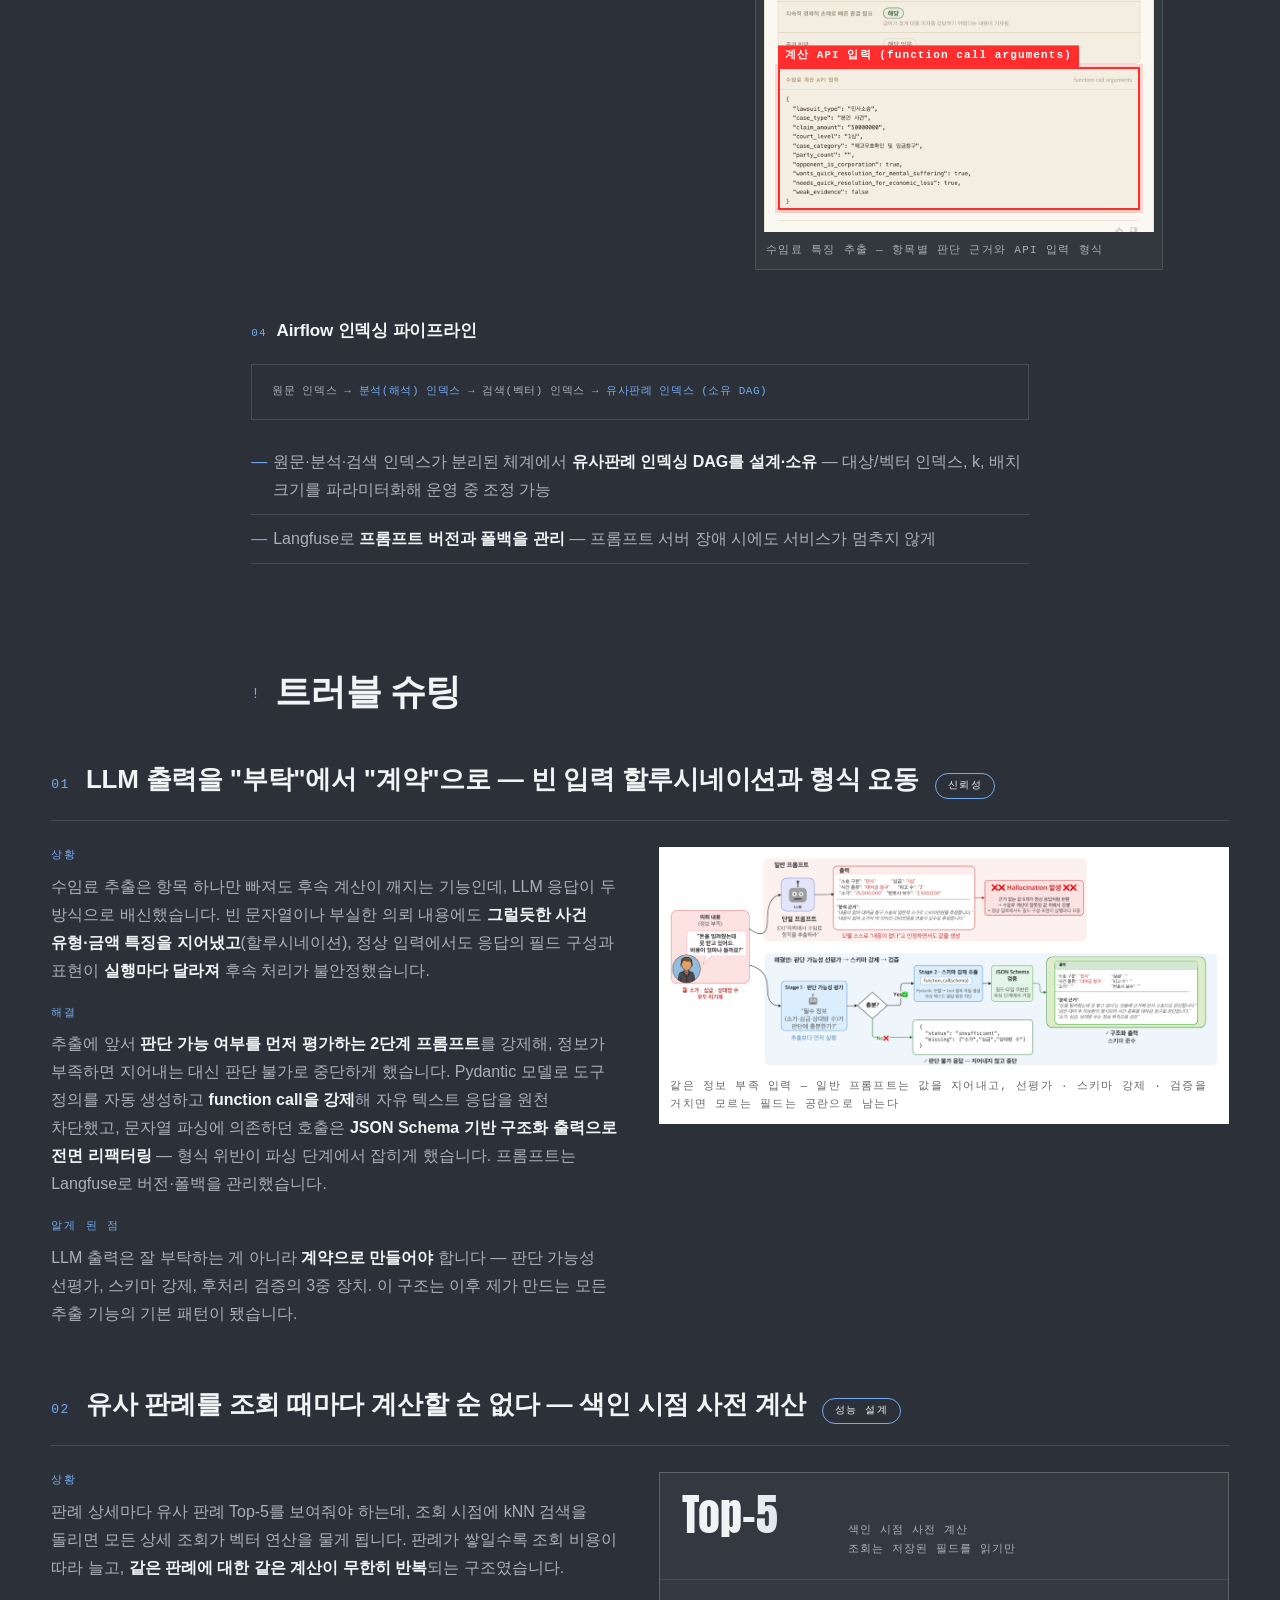
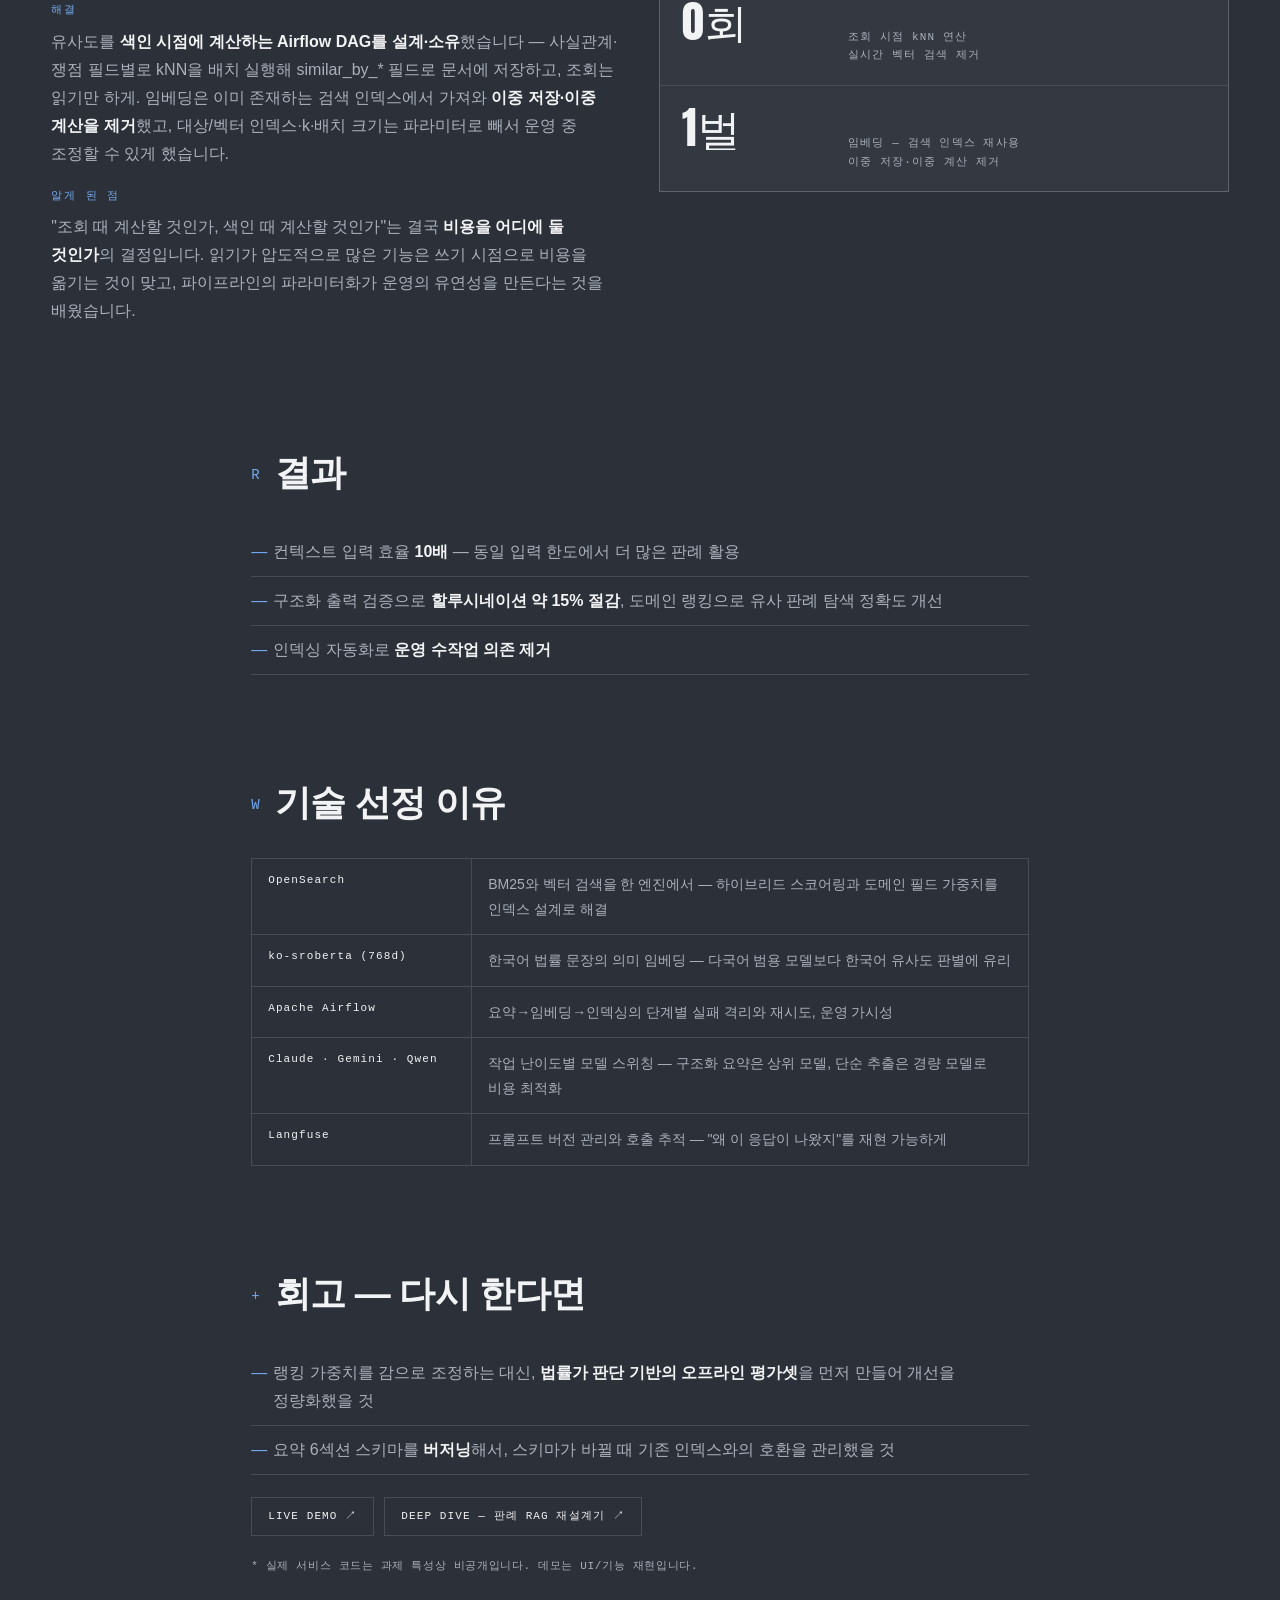
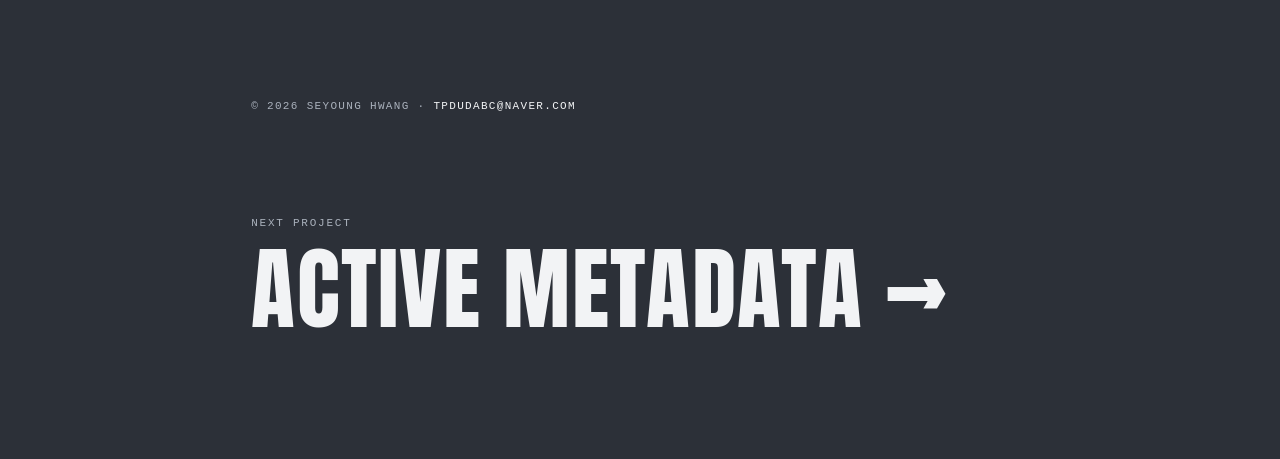
<file: works/legal-assistant.html>
<!doctype html>
<html lang="ko">
<meta charset="utf-8">
<meta name="viewport" content="width=device-width,initial-scale=1">
<title>AI Legal Research Assistant — 황세영</title>
<meta property="og:type" content="website">
<meta property="og:title" content="AI Legal Research Assistant — 황세영">
<meta property="og:description" content="판례 구조화 요약으로 컨텍스트 효율 10배, 할루시네이션 15% 절감. 하이브리드 검색 + Airflow 자동 인덱싱.">
<meta property="og:url" content="https://syoooooung.github.io/portfolio/works/legal-assistant.html">
<meta property="og:image" content="https://syoooooung.github.io/portfolio/assets/og.png">
<meta name="twitter:card" content="summary_large_image">
<meta name="description" content="판례 구조화 요약으로 컨텍스트 효율 10배, 할루시네이션 15% 절감. 하이브리드 검색 + Airflow 자동 인덱싱.">

<link rel="preconnect" href="https://fonts.gstatic.com" crossorigin>
<link rel="stylesheet" href="https://fonts.googleapis.com/css2?family=Anton&display=swap">
<link rel="stylesheet" href="../assets/style.css">

<header class="hero">
  <canvas data-hue="0.4"></canvas>
  <nav class="overlay"><a href="../index.html">← Index</a><a href="../about.html">About</a></nav>
  <div class="hero-inner">
    <p class="kicker">국가 R&amp;D 과제 · 재직 중 수행 · 2025.05 — 2025.11</p>
    <h1 class="display">AI Legal <br>Research Assistant</h1>
    <p class="sub">방대한 판례 데이터베이스에서 유사 판례를 찾고 법률 문서를 자동 생성하는 법률 전문가용 AI.
    핵심은 판례를 "검색과 생성에 적합한 구조"로 다시 설계한 것.</p>
    <a class="hero-cta" href="https://syoooooung.github.io/ai-legal-demo/">▶ Live Demo ↗</a>
  </div>
</header>
<div class="marquee"><div><img src="../assets/icons/fastapi.svg" alt="">FastAPI · <img src="../assets/icons/opensearch.svg" alt="">OpenSearch · BM25 + Vector · <img src="../assets/icons/apacheairflow.svg" alt="">Apache Airflow · <img src="../assets/icons/anthropic.svg" alt="">Claude · <img src="../assets/icons/googlegemini.svg" alt="">Gemini · <img src="../assets/icons/qwen.svg" alt="">Qwen · ko-sroberta · Langfuse · &nbsp;</div><div aria-hidden="true"><img src="../assets/icons/fastapi.svg" alt="">FastAPI · <img src="../assets/icons/opensearch.svg" alt="">OpenSearch · BM25 + Vector · <img src="../assets/icons/apacheairflow.svg" alt="">Apache Airflow · <img src="../assets/icons/anthropic.svg" alt="">Claude · <img src="../assets/icons/googlegemini.svg" alt="">Gemini · <img src="../assets/icons/qwen.svg" alt="">Qwen · ko-sroberta · Langfuse · &nbsp;</div></div>

<main>
  <section class="impact">
    <div><b>10×</b><span>컨텍스트 입력 효율</span></div>
    <div><b>−15%</b><span>할루시네이션</span></div>
    <div><b>500</b><span>토큰 — 평균 5,000에서 압축</span></div>
    <div><b>6</b><span>섹션 구조화 요약</span></div>
  </section>

  <h2><span class="no">S</span>배경 — 변호사의 시간은 서류가 삼킨다</h2>
  <p>변호사의 주 업무인 자문과 소송은 철저히 서면 중심입니다. 수백~수천 페이지의 의뢰 자료와
  판례를 읽고, 정리하고, 수십~수백 페이지의 소장·준비서면으로 다시 써내는 일 — 로펌에서는
  어쏘 변호사가, 개인 변호사는 사무장을 따로 두고 처리하는 <strong>반복 서류 노동이 법률 업무의
  대부분</strong>을 차지합니다. 이 병목을 생성형 AI로 보조하는 서비스(유사 판례 검색 · 소장 초안 ·
  수임료 추정 · 의뢰서 요약)를 만드는 프로젝트였습니다.</p>
  <p>그리고 그 한가운데에 기술적 난관이 있었습니다. <strong>판례 원문은 평균 5,000토큰이 넘고
  사건별 표현 편차가 큽니다.</strong> 원문을 그대로 RAG에 넣으면 핵심 쟁점보다 주변 서술이 더 많이
  매칭돼 <strong>검색 정확도가 떨어지고, 입력 토큰이 폭증하고, 운영이 비효율</strong>해지는
  3중 문제가 동시에 발생했습니다.</p>

  <h2><span class="no">T</span>역할</h2>
  <div class="facts">
    <div><b>담당</b><span>판례 요약 · 하이브리드 검색 · 유사판례 인덱싱 · 수임료 추출</span></div>
    <div><b>기간</b><span>과제 2024.06 — 2025.11 (2차년도 참여)</span></div>
    <div><b>형태</b><span>FastAPI AI 서비스</span></div>
    <div><b>데모</b><span><a href="https://syoooooung.github.io/ai-legal-demo/" style="color:var(--ink)">ai-legal-demo</a></span></div>
  </div>

  <h2><span class="no">A</span>설계와 구현</h2>
  <figure class="figure" style="background:#fff"><a href="../assets/img/legal-arch.svg" target="_blank" rel="noopener"><img src="../assets/img/legal-arch.svg" alt="AI 법률 리서치 어시스턴트 시스템 아키텍처 — 사용자 → NGINX 엣지 → HAProxy → 온프레미스 Kubernetes Dev 클러스터의 NGINX Ingress → namespace ai-legal(Nuxt 3 chat-ui, FastAPI unified API: 하이브리드 검색·수임료 tool 강제·판례 해석·문서 생성, in-process ko-sroberta 768d) → LLM(LiteLLM 경유 Claude, vLLM Qwen, Gemini 2.0 Flash, Langfuse) · OpenSearch alias 인덱스(raw·analysis·search·detc/expc/decc·로그) · Airflow DAG 4단계(원문→6섹션 요약→청킹·임베딩→유사판례 kNN 사전 계산) · 플랫폼(Keycloak, EFK, Prometheus/Grafana, Vault+ESO, Argo CD) · Ceph·MinIO 스토리지 · GitLab CI → k8s-manifests → Argo CD GitOps" loading="lazy"></a><figcaption class="figcap" style="color:#666">System Architecture — 온프레미스 K8s Dev 클러스터 · namespace ai-legal (Nuxt UI + FastAPI) · LLM 게이트웨이/서빙 · OpenSearch alias 인덱스 · Airflow 색인 DAG · 플랫폼 공통 (GitOps · EFK · Prometheus · Vault · Ceph) — 녹색 = 담당</figcaption></figure>
  <p>아래 4개 축 모두 "무엇이 왜 실패했고 어떻게 고쳤나"의 과정이 있습니다 — 전체 서사는
  <a href="deep-dive.html" style="color:var(--ink)"><strong>딥다이브: 판례 5,000토큰을 500으로</strong></a>에 정리했습니다.</p>
  <figure class="figure"><img src="../assets/thumbs/ai-legal.png" alt="AI 법률 리서치 어시스턴트 데모 화면" loading="lazy"><figcaption class="figcap">Demo — 판례 검색·문서 생성 인터페이스</figcaption></figure>

  <h3><span class="no">01</span>판례 구조화 요약 · 해석 생성</h3>
  <div class="split">
    <div>
    <div class="flow">판례 원문 (~5,000 tokens) → LLM 구조화 요약 → <em>6개 섹션</em> (사건종류·요약·판결정보·판결사유·사실관계·쟁점)</div>
    <ul class="plain">
    <li>장문 원문을 그대로 쓰는 대신 <strong>검색·생성에 직접 쓰이는 핵심 필드 중심으로 재설계</strong> — 유사 판례 분석과 색인에 바로 쓰이는 판례 해석 생성 파이프라인을 구현</li>
    <li>평균 5,000토큰 원문을 <strong>500토큰 수준으로 압축</strong>해, 같은 입력 한도에서 10배 많은 판례를 활용</li>
      <li>선/후심 간 판단 변화 추적, 참조조문 기재 등 <strong>법률 실무자의 판례 읽기 방식을 프롬프트 스펙으로 옮김</strong></li>
      <li>요약문의 <strong>원고·피고·재판부 주장·판단을 의미 단위로 태깅</strong>해 색으로 분류 — 섹션별 태깅 규칙(사실관계는 당사자, 판결사유는 재판부, 쟁점·판결정보는 태깅 제외)을 프롬프트에 고정해, 긴 판례에서 "누구의 입장인가"를 읽지 않고 보이게</li>
    </ul>
    </div>
    <figure class="shot">
      <span class="frame">
        <img src="../assets/shots/legal-modal.png" alt="판례 해석 화면 — 6개 섹션 구조화 요약과 원고·피고·재판부 색 분류" loading="lazy">
        <span class="mark lb-below" style="--x:5.4%;--y:24.4%;--w:89.5%;--h:6.4%"><b>입장별 색 구분 — 누르면 그 주체만</b></span>
        <span class="mark" style="--x:5.4%;--y:45%;--w:89.5%;--h:21.1%"><b>원고 → 피고 → 재판부 (의미 단위)</b></span>
      </span>
      <figcaption class="figcap">판례 해석 — 6개 섹션으로 접고, 주장·판단은 주체별 색으로</figcaption>
    </figure>
  </div>

  <div class="split rev">
    <div>
    <h3><span class="no">02</span>유사 판례 검색 — LLM 질의 구조화 + 하이브리드 랭킹</h3>
    <div class="flow">질문 → <em>LLM 구조화 추출</em> (판례번호·법원명·사건유형·키워드) → 필드별 가중치 bool 쿼리 → <em>KNN rescore</em> (텍스트 0.3 : 벡터 0.7)</div>
    <ul class="plain">
    <li>질문에서 LLM이 <strong>판례번호·법원명·사건유형·판결유형·키워드를 Structured Output으로 추출</strong>하고, 확실한 신호일수록 크게 — <strong>판례번호 boost 1000 &gt; 사건명 완전일치 80 &gt; 법원명 50 &gt; 사건유형 40 &gt; 본문 키워드 15</strong> — 의 가중치 계층으로 쿼리를 구성</li>
    <li>텍스트 매칭 결과 위에 <strong>KNN 벡터 rescore(텍스트 0.3 : 벡터 0.7)</strong>를 결합하고, 구조화 정보가 없는 서술형 질문은 <strong>순수 벡터 검색으로 폴백</strong> — 정답이 정해진 질의는 정확 매칭이, 서술형 질의는 의미 검색이 이기게</li>
    <li>검색 엔진을 <strong>버전 태깅으로 관리</strong>(VECTOR_ONLY → HYBRID_SEARCH)해 어떤 버전이 어떤 응답을 만들었는지 추적 가능</li>
      <li>판례별 <strong>유사 판례 Top-5를 색인 시점에 kNN 배치로 사전 계산</strong>해 문서 필드로 저장 — 조회 때마다 kNN을 도는 대신 읽기만 하면 되는 구조. 벡터는 검색 인덱스에서 재사용해 중복 저장 제거</li>
    </ul>
    </div>
    <figure class="shot">
      <span class="frame">
        <img src="../assets/shots/legal-panel.png" alt="유사 판례 검색 결과 패널 — 랭킹 상위 판례의 사건번호·법원명·요약 필드" loading="lazy">
        <span class="mark" style="--x:4%;--y:24%;--w:92%;--h:20%"><b>boost 대상 필드 (사건번호·법원명)</b></span>
      </span>
      <figcaption class="figcap">유사 판례 — 가중치 bool 쿼리 + KNN rescore 상위 결과</figcaption>
    </figure>
  </div>

  <h3><span class="no">03</span>수임료 정보 구조화 추출</h3>
  <div class="split">
    <div>
    <ul class="plain">
    <li>사건 설명에서 소송비용 산정 항목을 추출하는 기능을 <strong>최초 구현부터 담당</strong> — Pydantic 모델로 도구(tool) 정의를 자동 생성하고 <strong>function call을 강제</strong>해 자유 텍스트 응답을 원천 차단</li>
    <li><strong>"판단 가능 여부 평가 → 추출"의 2단계 프롬프트</strong> — 정보가 부족하면 지어내는 대신 판단 불가로 처리</li>
      <li>API 명세·타입·예외 처리를 여러 차례 리팩터링하며 <strong>후속 계산이 신뢰할 수 있는 계약(contract)으로 안정화</strong> — 할루시네이션 약 15% 절감</li>
    </ul>
    </div>
    <figure class="shot" style="max-width:82%">
      <span class="frame">
        <img src="../assets/shots/legal-fee.png" alt="수임료 특징 추출 화면 — 항목별 값과 판단 근거, 판단 불가 표시, 계산 API 입력 JSON" loading="lazy">
        <span class="mark" style="--x:3.5%;--y:38.8%;--w:93%;--h:6.4%"><b>근거 없으면 값을 비움</b></span>
        <span class="mark" style="--x:3.5%;--y:69%;--w:93%;--h:27%"><b>계산 API 입력 (function call arguments)</b></span>
      </span>
      <figcaption class="figcap">수임료 특징 추출 — 항목별 판단 근거와 API 입력 형식</figcaption>
    </figure>
  </div>

  <h3><span class="no">04</span>Airflow 인덱싱 파이프라인</h3>
  <div class="flow">원문 인덱스 → <em>분석(해석) 인덱스</em> → 검색(벡터) 인덱스 → <em>유사판례 인덱스 (소유 DAG)</em></div>
  <ul class="plain">
    <li>원문·분석·검색 인덱스가 분리된 체계에서 <strong>유사판례 인덱싱 DAG를 설계·소유</strong> — 대상/벡터 인덱스, k, 배치 크기를 파라미터화해 운영 중 조정 가능</li>
    <li>Langfuse로 <strong>프롬프트 버전과 폴백을 관리</strong> — 프롬프트 서버 장애 시에도 서비스가 멈추지 않게</li>
  </ul>

  <h2 id="troubleshooting"><span class="no">!</span>트러블 슈팅</h2>

  <section class="ts" id="ts-01">
    <header><span class="no2">01</span><h3>LLM 출력을 "부탁"에서 "계약"으로 — 빈 입력 할루시네이션과 형식 요동</h3><span class="tag">신뢰성</span></header>
    <div class="cols">
      <div>
        <h4>상황</h4>
        <p>수임료 추출은 항목 하나만 빠져도 후속 계산이 깨지는 기능인데, LLM 응답이 두 방식으로 배신했습니다.
        빈 문자열이나 부실한 의뢰 내용에도 <strong>그럴듯한 사건 유형·금액 특징을 지어냈고</strong>(할루시네이션),
        정상 입력에서도 응답의 필드 구성과 표현이 <strong>실행마다 달라져</strong> 후속 처리가 불안정했습니다.</p>
        <h4>해결</h4>
        <p>추출에 앞서 <strong>판단 가능 여부를 먼저 평가하는 2단계 프롬프트</strong>를 강제해, 정보가 부족하면
        지어내는 대신 판단 불가로 중단하게 했습니다. Pydantic 모델로 도구 정의를 자동 생성하고
        <strong>function call을 강제</strong>해 자유 텍스트 응답을 원천 차단했고, 문자열 파싱에 의존하던 호출은
        <strong>JSON Schema 기반 구조화 출력으로 전면 리팩터링</strong> — 형식 위반이 파싱 단계에서 잡히게
        했습니다. 프롬프트는 Langfuse로 버전·폴백을 관리했습니다.</p>
        <h4>알게 된 점</h4>
        <p>LLM 출력은 잘 부탁하는 게 아니라 <strong>계약으로 만들어야</strong> 합니다 — 판단 가능성 선평가,
        스키마 강제, 후처리 검증의 3중 장치. 이 구조는 이후 제가 만드는 모든 추출 기능의 기본 패턴이 됐습니다.</p>
      </div>
      <figure class="tsfig">
        <a href="../assets/img/legal-contract.png" target="_blank" rel="noopener">
        <img src="../assets/img/legal-contract.png" alt="정보 부족 의뢰에 대한 일반 프롬프트(할루시네이션) vs 판단 가능성 선평가 → 스키마 강제 → 검증(구조화 출력) 비교" loading="lazy">
        </a>
        <figcaption class="figcap">같은 정보 부족 입력 — 일반 프롬프트는 값을 지어내고, 선평가 · 스키마 강제 · 검증을 거치면 모르는 필드는 공란으로 남는다</figcaption>
      </figure>
    </div>
  </section>

  <section class="ts">
    <header><span class="no2">02</span><h3>유사 판례를 조회 때마다 계산할 순 없다 — 색인 시점 사전 계산</h3><span class="tag">성능 설계</span></header>
    <div class="cols">
      <div>
        <h4>상황</h4>
        <p>판례 상세마다 유사 판례 Top-5를 보여줘야 하는데, 조회 시점에 kNN 검색을 돌리면 모든 상세 조회가
        벡터 연산을 물게 됩니다. 판례가 쌓일수록 조회 비용이 따라 늘고, <strong>같은 판례에 대한 같은 계산이
        무한히 반복</strong>되는 구조였습니다.</p>
        <h4>해결</h4>
        <p>유사도를 <strong>색인 시점에 계산하는 Airflow DAG를 설계·소유</strong>했습니다 — 사실관계·쟁점
        필드별로 kNN을 배치 실행해 similar_by_* 필드로 문서에 저장하고, 조회는 읽기만 하게. 임베딩은 이미
        존재하는 검색 인덱스에서 가져와 <strong>이중 저장·이중 계산을 제거</strong>했고, 대상/벡터 인덱스·k·배치
        크기는 파라미터로 빼서 운영 중 조정할 수 있게 했습니다.</p>
        <h4>알게 된 점</h4>
        <p>"조회 때 계산할 것인가, 색인 때 계산할 것인가"는 결국 <strong>비용을 어디에 둘 것인가</strong>의
        결정입니다. 읽기가 압도적으로 많은 기능은 쓰기 시점으로 비용을 옮기는 것이 맞고, 파이프라인의
        파라미터화가 운영의 유연성을 만든다는 것을 배웠습니다.</p>
      </div>
      <div class="nums">
        <div><b>Top-5</b><span>색인 시점 사전 계산<br>조회는 저장된 필드를 읽기만</span></div>
        <div><b>0회</b><span>조회 시점 kNN 연산<br>실시간 벡터 검색 제거</span></div>
        <div><b>1벌</b><span>임베딩 — 검색 인덱스 재사용<br>이중 저장·이중 계산 제거</span></div>
      </div>
    </div>
  </section>


  <h2><span class="no">R</span>결과</h2>
  <ul class="plain">
    <li>컨텍스트 입력 효율 <strong>10배</strong> — 동일 입력 한도에서 더 많은 판례 활용</li>
    <li>구조화 출력 검증으로 <strong>할루시네이션 약 15% 절감</strong>, 도메인 랭킹으로 유사 판례 탐색 정확도 개선</li>
    <li>인덱싱 자동화로 <strong>운영 수작업 의존 제거</strong></li>
  </ul>

  <h2><span class="no">W</span>기술 선정 이유</h2>
  <div class="why">
    <div><b>OpenSearch</b><span>BM25와 벡터 검색을 한 엔진에서 — 하이브리드 스코어링과 도메인 필드 가중치를 인덱스 설계로 해결</span></div>
    <div><b>ko-sroberta (768d)</b><span>한국어 법률 문장의 의미 임베딩 — 다국어 범용 모델보다 한국어 유사도 판별에 유리</span></div>
    <div><b>Apache Airflow</b><span>요약→임베딩→인덱싱의 단계별 실패 격리와 재시도, 운영 가시성</span></div>
    <div><b>Claude · Gemini · Qwen</b><span>작업 난이도별 모델 스위칭 — 구조화 요약은 상위 모델, 단순 추출은 경량 모델로 비용 최적화</span></div>
    <div><b>Langfuse</b><span>프롬프트 버전 관리와 호출 추적 — "왜 이 응답이 나왔지"를 재현 가능하게</span></div>
  </div>

  <h2><span class="no">+</span>회고 — 다시 한다면</h2>
  <ul class="plain">
    <li>랭킹 가중치를 감으로 조정하는 대신, <strong>법률가 판단 기반의 오프라인 평가셋</strong>을 먼저 만들어 개선을 정량화했을 것</li>
    <li>요약 6섹션 스키마를 <strong>버저닝</strong>해서, 스키마가 바뀔 때 기존 인덱스와의 호환을 관리했을 것</li>
  </ul>

  <div class="links">
    <a href="https://syoooooung.github.io/ai-legal-demo/">Live Demo ↗</a>
    <a href="deep-dive.html">Deep Dive — 판례 RAG 재설계기 ↗</a>
  </div>
  <p style="font:11px/1.6 ui-monospace,Menlo,monospace;color:var(--dim);letter-spacing:.06em">* 실제 서비스 코드는 과제 특성상 비공개입니다. 데모는 UI/기능 재현입니다.</p>
</main>
<footer>
  <span>© 2026 Seyoung Hwang · <a href="mailto:tpdudabc@naver.com">tpdudabc@naver.com</a></span>
  <a class="next" href="data-relation.html"><small>Next Project</small>Active Metadata →</a>
</footer>
<script src="../assets/case.js"></script>
</html>
</file>
<file: assets/style.css>
/* 케이스 스터디/어바웃 공용 스타일 */
*{margin:0;padding:0;box-sizing:border-box}
/* 페이지 전환: 브라우저 네이티브 크로스 도큐먼트 뷰 트랜지션 */
@view-transition{navigation:auto}
@media(prefers-reduced-motion:reduce){@view-transition{navigation:none}}
html{background:var(--bg)}   /* 로딩 중 흰 화면 방지 */
::view-transition-group(hero-bg),::view-transition-group(hero-title){
  animation-duration:.55s;animation-timing-function:cubic-bezier(.65,0,.35,1)}

:root{
  --bg:#2c3038; --ink:#f2f3f5; --dim:#aab1bc; --line:rgba(242,243,245,.14);
  --accent:#74aaf0; --accent2:#bcd0e8;
  --mono:11px/1.6 ui-monospace,SFMono-Regular,Menlo,monospace;
}
body{background:var(--bg);color:var(--ink);overflow-x:hidden;
  font:16px/1.75 -apple-system,BlinkMacSystemFont,"Apple SD Gothic Neo","Pretendard","Noto Sans KR",sans-serif;
  -webkit-font-smoothing:antialiased}
.display{font-family:Anton,Impact,sans-serif;text-transform:uppercase;line-height:.96;letter-spacing:-.01em}
nav{display:flex;justify-content:space-between;align-items:baseline;padding:26px clamp(20px,4vw,56px);
  font:var(--mono);letter-spacing:.14em;text-transform:uppercase}
nav a{color:var(--ink);text-decoration:none;opacity:.85}
nav a:hover{opacity:1}
main{max-width:880px;margin:0 auto;padding:4vh clamp(20px,4vw,56px) 12vh}
.kicker{font:var(--mono);letter-spacing:.18em;text-transform:uppercase;color:var(--dim);margin-bottom:14px}
.kicker::before{content:"";display:inline-block;width:3px;height:3px;background:var(--accent);
  border-radius:50%;margin-right:10px;vertical-align:2px}
h1.display{font-size:clamp(40px,8vw,88px);margin-bottom:28px;
  background:linear-gradient(100deg,var(--ink) 55%,var(--accent2));-webkit-background-clip:text;background-clip:text;-webkit-text-fill-color:transparent}
h2{font-size:clamp(26px,3.2vw,36px);margin:96px 0 24px;letter-spacing:-.02em}
h2 .no{font:var(--mono);font-size:14px;color:var(--accent);margin-right:14px;letter-spacing:.1em;vertical-align:6px}
p{color:var(--dim);margin-bottom:14px;word-break:keep-all}
p strong,li strong{color:var(--ink);font-weight:600}
ul.plain{list-style:none}
ul.plain li{padding:10px 0 10px 22px;border-bottom:1px solid var(--line);color:var(--dim);position:relative;word-break:keep-all}
ul.plain li::before{content:"—";position:absolute;left:0;color:var(--accent)}
.facts{display:grid;grid-template-columns:repeat(auto-fit,minmax(180px,1fr));gap:1px;background:var(--line);
  border:1px solid var(--line);margin:34px 0 8px}
.facts>div{background:var(--bg);padding:16px 18px}
.facts b{display:block;font:var(--mono);letter-spacing:.14em;text-transform:uppercase;color:var(--dim);margin-bottom:6px;font-weight:400}
.facts span{font-size:15px}
.tags{display:flex;flex-wrap:wrap;gap:8px;margin:18px 0}
.tags i{font:var(--mono);font-style:normal;letter-spacing:.08em;border:1px solid var(--line);
  border-radius:999px;padding:5px 12px;color:var(--dim)}
.flow{font:var(--mono);letter-spacing:.05em;border:1px solid var(--line);padding:18px 20px;
  color:var(--dim);overflow-x:auto;white-space:nowrap;margin:18px 0}
.flow em{font-style:normal;color:var(--accent)}
footer{max-width:880px;margin:0 auto;padding:0 clamp(20px,4vw,56px) 10vh;display:flex;
  justify-content:space-between;gap:20px;flex-wrap:wrap;font:var(--mono);letter-spacing:.12em;text-transform:uppercase;color:var(--dim)}
footer a{color:var(--ink);text-decoration:none}
.figure{border:1px solid var(--line);margin:22px 0;padding:10px;background:rgba(255,255,255,.02)}
.figure img,.figure svg{width:100%;height:auto;display:block;border-radius:2px}
.figcap{font:var(--mono);color:var(--dim);letter-spacing:.12em;text-transform:uppercase;margin:10px 2px 2px}

/* ── 기능 설명 + 데모 화면 2단 (좌: 글, 우: 캡처) ── */
.split{display:grid;grid-template-columns:minmax(0,1fr) minmax(0,1.05fr);gap:clamp(20px,2.4vw,40px);
  align-items:start;margin:18px 0 46px;margin-right:min(0px,calc(50% - 50vw + 28px))}
.split>div>:first-child{margin-top:0}
/* 지그재그: 짝수 블록은 캡처가 왼쪽, 글이 오른쪽 — 왼쪽 여백으로 삐져나간다 */
.split.rev{grid-template-columns:minmax(0,1.05fr) minmax(0,1fr);margin-top:42px;
  margin-right:0;margin-left:min(0px,calc(50% - 50vw + 28px))}
.split.rev>div{order:2}
.split.rev>figure{order:1}
/* 논문 figure처럼 촘촘한 그림은 이미지 컬럼을 더 넓게 */
.split.figwide{grid-template-columns:minmax(0,.88fr) minmax(0,1.32fr)}
.split.figwide.rev{grid-template-columns:minmax(0,1.32fr) minmax(0,.88fr)}
.figure a>img{cursor:zoom-in}
.split ul.plain li{font-size:15px}
.split .flow{white-space:normal;font-size:11px}
.shot{margin:0;border:1px solid var(--line);padding:8px;background:rgba(255,255,255,.03)}
.shot .frame{position:relative;display:block}
.shot img{display:block;width:100%;height:auto}
.shot .mark{position:absolute;left:var(--x);top:var(--y);width:var(--w);height:var(--h);
  border:2px solid #ff2d2d;box-shadow:0 0 0 3px rgba(255,45,45,.16)}
.shot .mark b{position:absolute;left:-2px;top:-2px;transform:translateY(-100%);background:#ff2d2d;color:#fff;
  font:var(--mono);letter-spacing:.1em;padding:2px 7px;white-space:nowrap;font-weight:600}
.shot .mark.lb-below b{top:auto;bottom:-2px;transform:translateY(100%)}
@media(max-width:1020px){
  .split,.split.rev,.split.figwide,.split.figwide.rev{grid-template-columns:1fr;margin-right:0;margin-left:0}
  .split.rev>div,.split.rev>figure{order:0}
  .shot .mark b{font-size:9px;padding:1px 5px}
}

/* ── 케이스 스터디 v2: 히어로/임팩트/마퀴/STAR ── */
nav.overlay{position:absolute;top:0;left:0;right:0;z-index:5}
.hero{position:relative;min-height:74vh;display:flex;align-items:flex-end;overflow:hidden;background:var(--bg)}
.hero canvas{position:absolute;inset:0;width:100%;height:100%;view-transition-name:hero-bg}
.hero-inner{position:relative;z-index:2;padding:16vh clamp(20px,4vw,56px) 44px;max-width:1400px}
.hero .kicker{color:#fff;opacity:.92}
.hero .kicker::before{background:#fff}
.hero h1.display{font-size:clamp(34px,10vw,150px);margin:0;-webkit-text-fill-color:#fff;background:none;color:#fff;
  view-transition-name:hero-title}
.hero .sub{position:relative;z-index:2;color:#fff;opacity:.9;max-width:640px;margin-top:18px;font-size:15px}
.hero-cta{position:relative;z-index:2;display:inline-flex;align-items:center;gap:8px;margin-top:24px;
  font:var(--mono);letter-spacing:.14em;text-transform:uppercase;color:#fff;text-decoration:none;
  border:1px solid rgba(255,255,255,.55);padding:12px 18px;transition:background .2s,color .2s,border-color .2s}
.hero-cta:hover{background:#fff;border-color:#fff;color:#2c3038}
.marquee{overflow:hidden;border-top:1px solid var(--line);border-bottom:1px solid var(--line);padding:13px 0;white-space:nowrap}
.marquee>div{display:inline-block;animation:mq 36s linear infinite;font-family:Anton,Impact,sans-serif;font-size:19px;letter-spacing:.08em;text-transform:uppercase;color:var(--dim)}
@keyframes mq{to{transform:translateX(-50%)}}
@media(prefers-reduced-motion:reduce){.marquee>div{animation:none}}
.impact{display:grid;grid-template-columns:repeat(auto-fit,minmax(170px,1fr));gap:1px;background:var(--line);border:1px solid var(--line);margin:50px 0 10px}
.impact>div{background:var(--bg);padding:26px 20px}
.impact b{display:block;font-family:Anton,Impact,sans-serif;font-weight:400;font-size:clamp(36px,5.2vw,62px);line-height:1;letter-spacing:-.01em;background:linear-gradient(100deg,var(--ink) 40%,var(--accent2));-webkit-background-clip:text;background-clip:text;-webkit-text-fill-color:transparent}
.impact span{font:var(--mono);color:var(--dim);letter-spacing:.13em;text-transform:uppercase;display:block;margin-top:12px}
h3{font-size:17px;margin:42px 0 12px;letter-spacing:-.01em}
h3 .no{font:var(--mono);color:var(--accent);margin-right:10px;letter-spacing:.1em}
.why{border:1px solid var(--line);margin:20px 0}
.why>div{display:grid;grid-template-columns:minmax(150px,220px) 1fr;border-bottom:1px solid var(--line)}
.why>div:last-child{border-bottom:0}
.why b{font:var(--mono);letter-spacing:.1em;color:var(--ink);padding:13px 16px;border-right:1px solid var(--line);font-weight:400}
.why span{color:var(--dim);padding:13px 16px;font-size:14px;word-break:keep-all}
@media(max-width:560px){.why>div{grid-template-columns:1fr}.why b{border-right:0;padding-bottom:0}}
.links{display:flex;flex-wrap:wrap;gap:10px;margin:22px 0}
.links a{font:var(--mono);letter-spacing:.1em;text-transform:uppercase;color:var(--ink);text-decoration:none;border:1px solid var(--line);padding:10px 16px;transition:border-color .2s,color .2s}
.links a:hover{border-color:var(--accent);color:var(--accent)}
.next{display:block;font-family:Anton,Impact,sans-serif;font-size:clamp(34px,7vw,92px);text-transform:uppercase;color:var(--ink);text-decoration:none;line-height:1;margin:80px 0 34px;transition:color .2s}
.next:hover{color:var(--accent)}
.next small{display:block;font:var(--mono);letter-spacing:.16em;color:var(--dim);margin-bottom:12px}
.rv{opacity:0;transform:translateY(22px);transition:opacity .6s,transform .6s}
.rv.in{opacity:1;transform:none}
@media(prefers-reduced-motion:reduce){.rv{opacity:1;transform:none;transition:none}}
@media(max-width:640px){.hero h1.display br{display:none}}
.marquee img{height:1em;vertical-align:-.12em;margin-right:.38em;opacity:.9}

/* ── 트러블 슈팅 카드: 와이드 2단 (제목 크게 · 글+그림 한 섹션) ── */
.ts{--tsw:min(1240px,calc(100vw - 2*clamp(16px,4vw,56px)));
    width:var(--tsw);margin:34px 0 34px calc((100% - var(--tsw))/2);
    padding:0 0 10px}
.ts header{display:flex;align-items:baseline;gap:16px;flex-wrap:wrap;
    border-bottom:1px solid var(--line);padding-bottom:18px;margin-bottom:26px}
.ts header .no2{font:var(--mono);font-size:13px;color:var(--accent);letter-spacing:.12em}
.ts header h3{font-size:clamp(20px,2.4vw,26px);margin:0;letter-spacing:-.01em}
.ts header .tag{font:var(--mono);font-size:10px;letter-spacing:.14em;text-transform:uppercase;
    color:var(--ink);border:1px solid var(--accent);border-radius:999px;padding:4px 12px}
.ts .cols{display:grid;grid-template-columns:1fr 1fr;gap:clamp(24px,3vw,44px);align-items:start}
.ts h4{font:var(--mono);font-size:11px;letter-spacing:.18em;text-transform:uppercase;
    color:var(--accent);margin:20px 0 8px}
.ts h4:first-child{margin-top:0}
.ts p{margin-bottom:10px}
.ts .tsfig{border:1px solid var(--line);padding:8px;background:#fff}
.ts .tsfig img{width:100%;display:block}
.ts .tsfig .figcap{color:#666}
.ts .nums{display:grid;gap:1px;background:var(--line);border:1px solid var(--line)}
.ts .nums>div{background:#343941;padding:20px 22px;display:flex;align-items:baseline;gap:16px}
.ts .nums b{font-family:Anton,Impact,sans-serif;font-weight:400;font-size:clamp(30px,3.4vw,44px);line-height:1;
    background:linear-gradient(100deg,var(--ink) 40%,var(--accent2));-webkit-background-clip:text;background-clip:text;-webkit-text-fill-color:transparent;min-width:150px}
.ts .nums span{font:var(--mono);font-size:11px;color:var(--dim);letter-spacing:.1em;line-height:1.7}
.ts .tsfig a{display:block;cursor:zoom-in}
/* 섹션 리빌 시 글·그림 스태거 */
.ts.rv .cols>*{opacity:0;transform:translateY(14px);transition:opacity .7s cubic-bezier(.2,.7,.2,1),transform .7s cubic-bezier(.2,.7,.2,1)}
.ts.in .cols>*{opacity:1;transform:none}
.ts.in .cols>*:nth-child(2){transition-delay:.14s}
@media(prefers-reduced-motion:reduce){.ts.rv .cols>*{opacity:1;transform:none;transition:none}}
@media(max-width:920px){.ts .cols{grid-template-columns:1fr}}
/* 트러블 슈팅 카드 안의 진단·결정 표 */
.ts table.tbl{width:100%;border-collapse:collapse;font:var(--mono);font-size:12px;line-height:1.6;color:var(--dim);letter-spacing:.04em;border:1px solid var(--line)}
.ts table.tbl th,.ts table.tbl td{padding:9px 12px;border-bottom:1px solid var(--line);text-align:left;vertical-align:top}
.ts table.tbl th{color:var(--ink);font-weight:400;background:#343941;letter-spacing:.1em;text-transform:uppercase;font-size:11px}
.ts table.tbl td b{color:var(--ink);font-weight:600}
.ts table.tbl td.hi{color:var(--accent)}
.ts table.tbl caption{caption-side:bottom;text-align:left;padding:10px 2px 0;font:var(--mono);color:var(--dim);letter-spacing:.12em;text-transform:uppercase}
</file>
